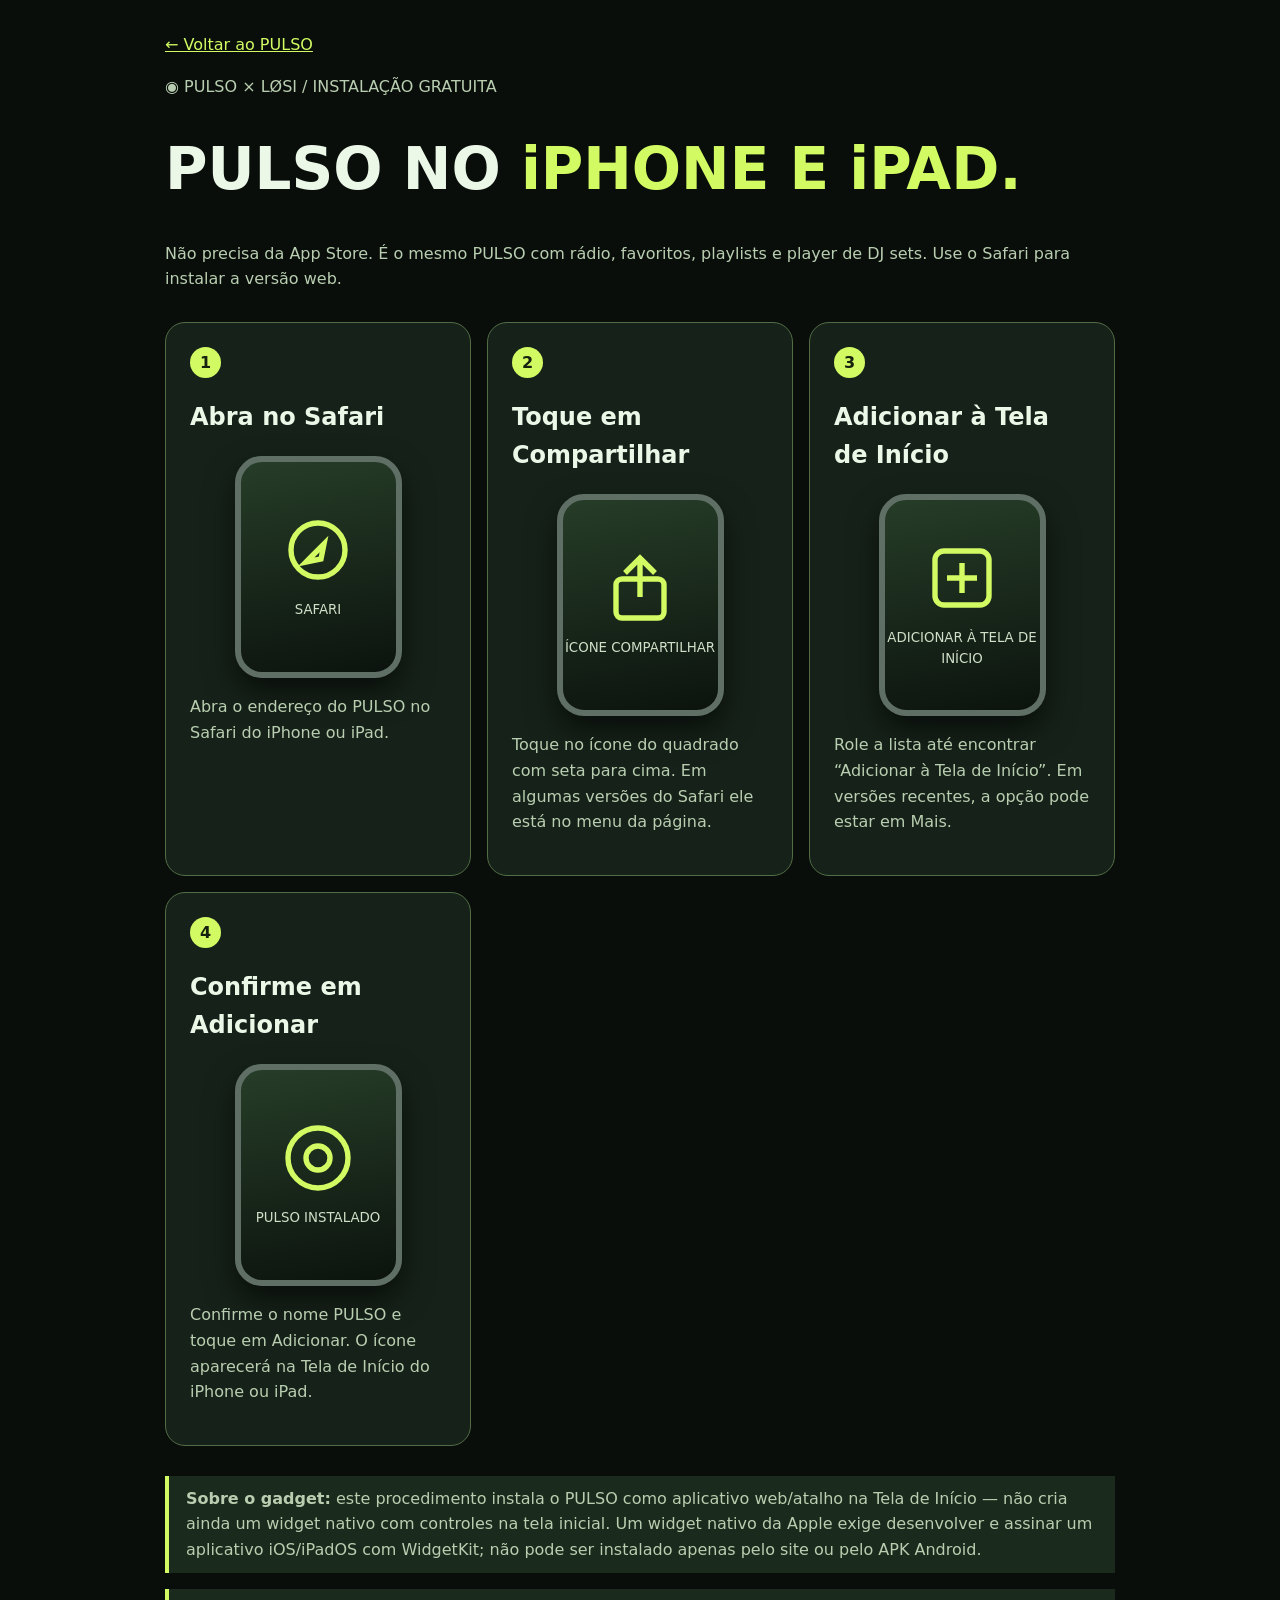
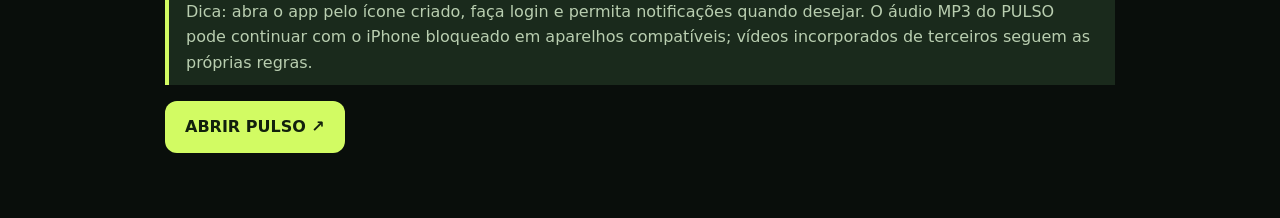
<file: ios.html>
<!doctype html><html lang="pt-BR"><head><meta charset="utf-8"><meta name="viewport" content="width=device-width,initial-scale=1"><meta name="theme-color" content="#101914"><title>Instale o PULSO no iPhone e iPad — Guia ilustrado</title><link rel="stylesheet" href="pulso51.css"><style>body{background:#090e0b;color:#ebf7e7;font:16px/1.6 system-ui,sans-serif;margin:0}.guide{max-width:950px;margin:auto;padding:32px 19px 65px}a{color:#d2fb63}.guide h1{font-size:clamp(34px,7vw,58px);line-height:1.1}.guide em{color:#d2fb63;font-style:normal}.guide p{color:#b9ceb0}.steps{display:grid;grid-template-columns:repeat(auto-fit,minmax(235px,1fr));gap:16px;margin:30px 0}.step{border:1px solid #526d45;border-radius:20px;background:#162219;padding:24px}.num{background:#d2fb63;color:#16220e;display:inline-grid;place-items:center;border-radius:99px;width:31px;height:31px;font-weight:900}.phone{height:210px;margin:16px auto;max-width:155px;border:6px solid #606f65;border-radius:27px;background:linear-gradient(170deg,#263d28,#0c130e);display:flex;align-items:center;justify-content:center;flex-direction:column;gap:13px;box-shadow:0 14px 30px #0009}.phone svg{width:72px;height:72px;stroke:#d2fb63;stroke-width:1.8;fill:none}.phone small{text-align:center;color:#cfe0c8}.note{border-left:4px solid #d2fb63;padding:10px 17px;background:#1a2a1c}.cta{background:#d2fb63;color:#12200d;border:0;border-radius:12px;padding:13px 20px;font-weight:900;display:inline-block;text-decoration:none}</style></head><body><main class="guide"><a href="./">← Voltar ao PULSO</a><p>◉ PULSO × LØSI / INSTALAÇÃO GRATUITA</p><h1>PULSO NO <em>iPHONE E iPAD.</em></h1><p>Não precisa da App Store. É o mesmo PULSO com rádio, favoritos, playlists e player de DJ sets. Use o Safari para instalar a versão web.</p><div class="steps"><article class="step"><span class="num">1</span><h2>Abra no Safari</h2><div class="phone"><svg viewBox="0 0 24 24"><circle cx="12" cy="12" r="9"/><path d="m10 14 4-4-1 5-5 1 2-2Z"/></svg><small>SAFARI</small></div><p>Abra o endereço do PULSO no Safari do iPhone ou iPad.</p></article><article class="step"><span class="num">2</span><h2>Toque em Compartilhar</h2><div class="phone"><svg viewBox="0 0 24 24"><rect x="4" y="9" width="16" height="13" rx="2"/><path d="M12 15V2m-5 5 5-5 5 5"/></svg><small>ÍCONE COMPARTILHAR</small></div><p>Toque no ícone do quadrado com seta para cima. Em algumas versões do Safari ele está no menu da página.</p></article><article class="step"><span class="num">3</span><h2>Adicionar à Tela de Início</h2><div class="phone"><svg viewBox="0 0 24 24"><rect x="3" y="3" width="18" height="18" rx="3"/><path d="M12 7v10M7 12h10"/></svg><small>ADICIONAR À TELA DE INÍCIO</small></div><p>Role a lista até encontrar “Adicionar à Tela de Início”. Em versões recentes, a opção pode estar em Mais.</p></article><article class="step"><span class="num">4</span><h2>Confirme em Adicionar</h2><div class="phone"><svg viewBox="0 0 24 24"><circle cx="12" cy="12" r="10"/><circle cx="12" cy="12" r="4"/><path d="M12 12h.01"/></svg><small>PULSO INSTALADO</small></div><p>Confirme o nome PULSO e toque em Adicionar. O ícone aparecerá na Tela de Início do iPhone ou iPad.</p></article></div><p class="note"><strong>Sobre o gadget:</strong> este procedimento instala o PULSO como aplicativo web/atalho na Tela de Início — não cria ainda um widget nativo com controles na tela inicial. Um widget nativo da Apple exige desenvolver e assinar um aplicativo iOS/iPadOS com WidgetKit; não pode ser instalado apenas pelo site ou pelo APK Android.</p><p class="note">Dica: abra o app pelo ícone criado, faça login e permita notificações quando desejar. O áudio MP3 do PULSO pode continuar com o iPhone bloqueado em aparelhos compatíveis; vídeos incorporados de terceiros seguem as próprias regras.</p><a class="cta" href="./">ABRIR PULSO ↗</a></main></body></html>
</file>
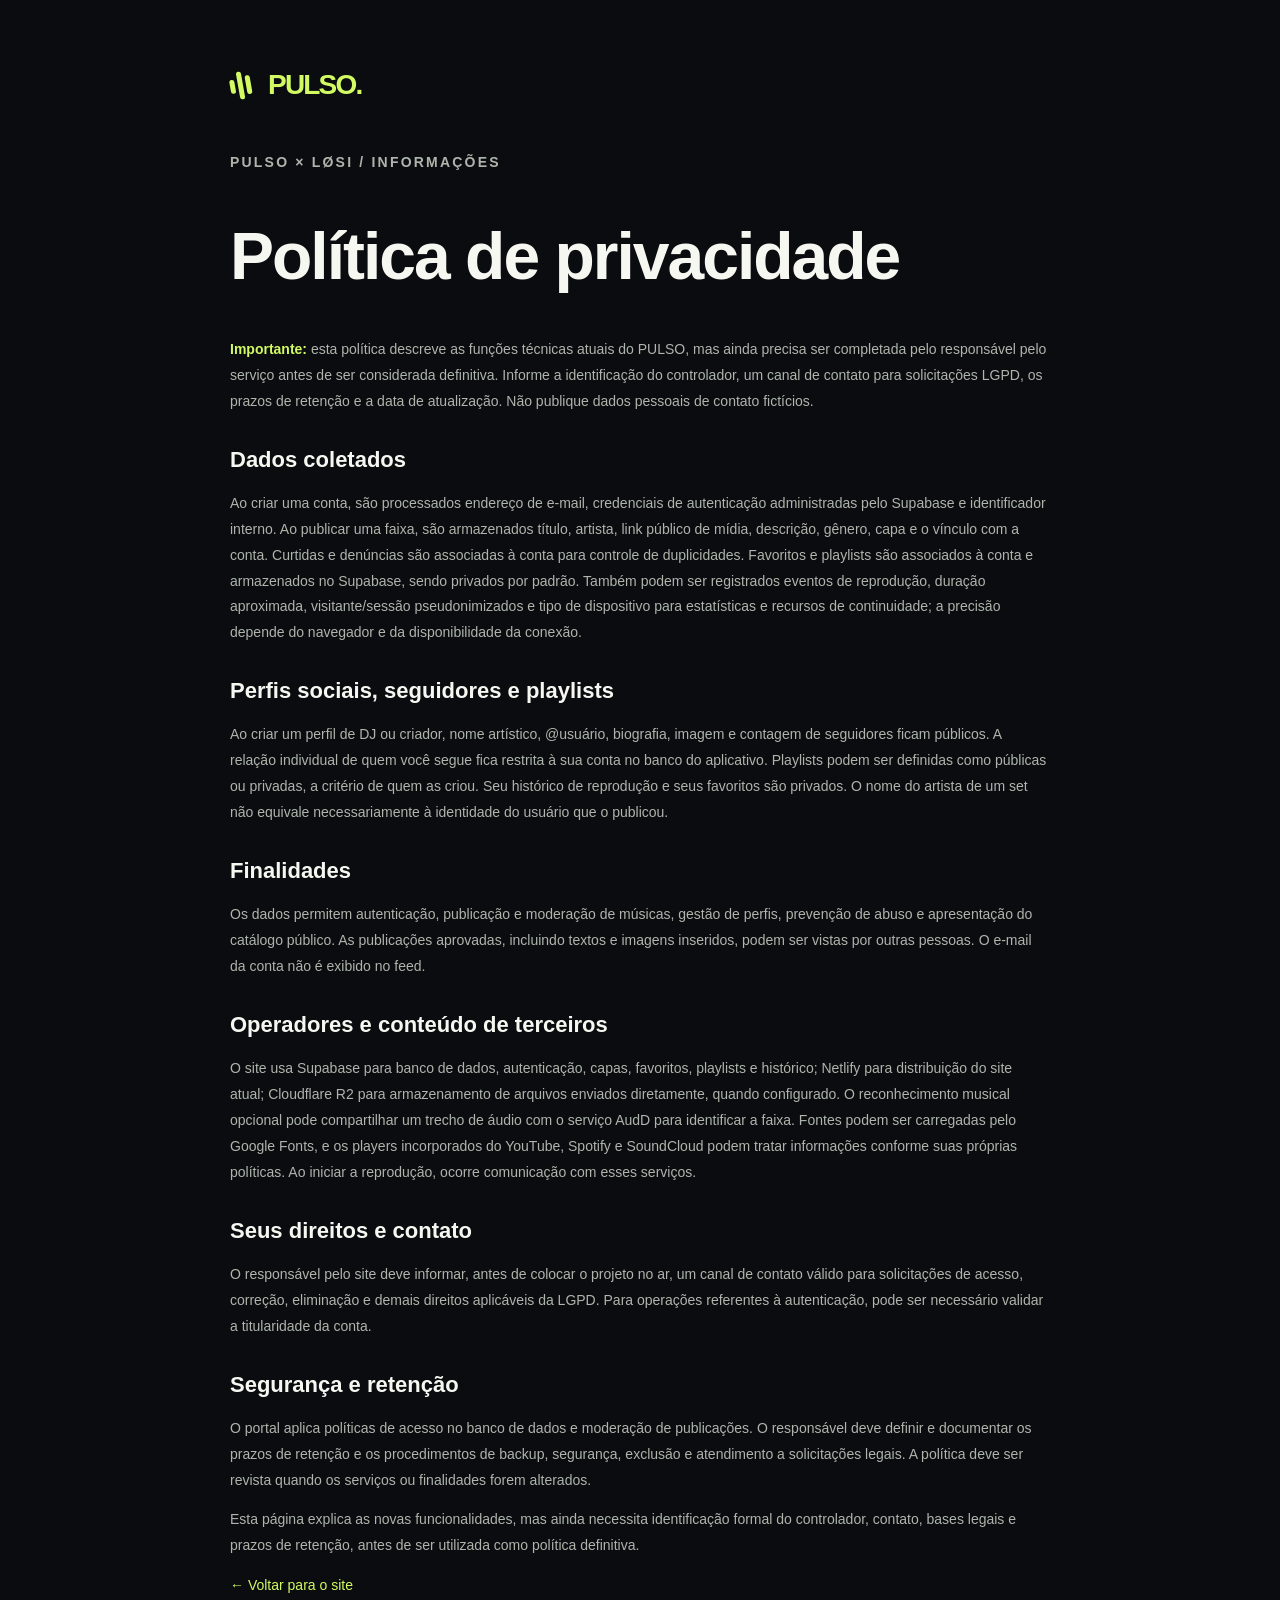
<file: privacidade.html>
<!DOCTYPE html><html lang="pt-BR"><head><meta charset="utf-8"><meta name="viewport" content="width=device-width, initial-scale=1"><meta name="theme-color" content="#0b0c0f"><link rel="icon" href="favicon.svg" type="image/svg+xml"><title>Política de privacidade — PULSO by LØSI</title><link rel="stylesheet" href="styles.css"><style>.legal{width:min(820px,calc(100% - 40px));margin:70px auto 100px}.legal h1{font:700 clamp(36px,7vw,66px)/1.1 var(--font-head);letter-spacing:-2px}.legal h2{font:700 22px var(--font-head);margin-top:32px}.legal p{font-size:14px;color:#adb5ac;line-height:1.85}.legal strong{color:var(--lime)}.legal a{color:var(--lime)}.legal .top{margin-bottom:50px}</style></head><body><div class="legal"><div class="top"><a class="brand" href="index.html"><span class="brand-symbol"><span></span><span></span><span></span></span><span>PULSO<span class="brand-dot">.</span></span></a></div><p class="text-eyebrow">PULSO × LØSI / INFORMAÇÕES</p><h1>Política de privacidade</h1><p><strong>Importante:</strong> esta política descreve as funções técnicas atuais do PULSO, mas ainda precisa ser completada pelo responsável pelo serviço antes de ser considerada definitiva. Informe a identificação do controlador, um canal de contato para solicitações LGPD, os prazos de retenção e a data de atualização. Não publique dados pessoais de contato fictícios.</p><h2>Dados coletados</h2><p>Ao criar uma conta, são processados endereço de e-mail, credenciais de autenticação administradas pelo Supabase e identificador interno. Ao publicar uma faixa, são armazenados título, artista, link público de mídia, descrição, gênero, capa e o vínculo com a conta. Curtidas e denúncias são associadas à conta para controle de duplicidades. Favoritos e playlists são associados à conta e armazenados no Supabase, sendo privados por padrão. Também podem ser registrados eventos de reprodução, duração aproximada, visitante/sessão pseudonimizados e tipo de dispositivo para estatísticas e recursos de continuidade; a precisão depende do navegador e da disponibilidade da conexão.</p><h2>Perfis sociais, seguidores e playlists</h2><p>Ao criar um perfil de DJ ou criador, nome artístico, @usuário, biografia, imagem e contagem de seguidores ficam públicos. A relação individual de quem você segue fica restrita à sua conta no banco do aplicativo. Playlists podem ser definidas como públicas ou privadas, a critério de quem as criou. Seu histórico de reprodução e seus favoritos são privados. O nome do artista de um set não equivale necessariamente à identidade do usuário que o publicou.</p><h2>Finalidades</h2><p>Os dados permitem autenticação, publicação e moderação de músicas, gestão de perfis, prevenção de abuso e apresentação do catálogo público. As publicações aprovadas, incluindo textos e imagens inseridos, podem ser vistas por outras pessoas. O e-mail da conta não é exibido no feed.</p><h2>Operadores e conteúdo de terceiros</h2><p>O site usa Supabase para banco de dados, autenticação, capas, favoritos, playlists e histórico; Netlify para distribuição do site atual; Cloudflare R2 para armazenamento de arquivos enviados diretamente, quando configurado. O reconhecimento musical opcional pode compartilhar um trecho de áudio com o serviço AudD para identificar a faixa. Fontes podem ser carregadas pelo Google Fonts, e os players incorporados do YouTube, Spotify e SoundCloud podem tratar informações conforme suas próprias políticas. Ao iniciar a reprodução, ocorre comunicação com esses serviços.</p><h2>Seus direitos e contato</h2><p>O responsável pelo site deve informar, antes de colocar o projeto no ar, um canal de contato válido para solicitações de acesso, correção, eliminação e demais direitos aplicáveis da LGPD. Para operações referentes à autenticação, pode ser necessário validar a titularidade da conta.</p><h2>Segurança e retenção</h2><p>O portal aplica políticas de acesso no banco de dados e moderação de publicações. O responsável deve definir e documentar os prazos de retenção e os procedimentos de backup, segurança, exclusão e atendimento a solicitações legais. A política deve ser revista quando os serviços ou finalidades forem alterados.</p><p>Esta página explica as novas funcionalidades, mas ainda necessita identificação formal do controlador, contato, bases legais e prazos de retenção, antes de ser utilizada como política definitiva.</p><p><a href="index.html">← Voltar para o site</a></p></div></body></html>
</file>
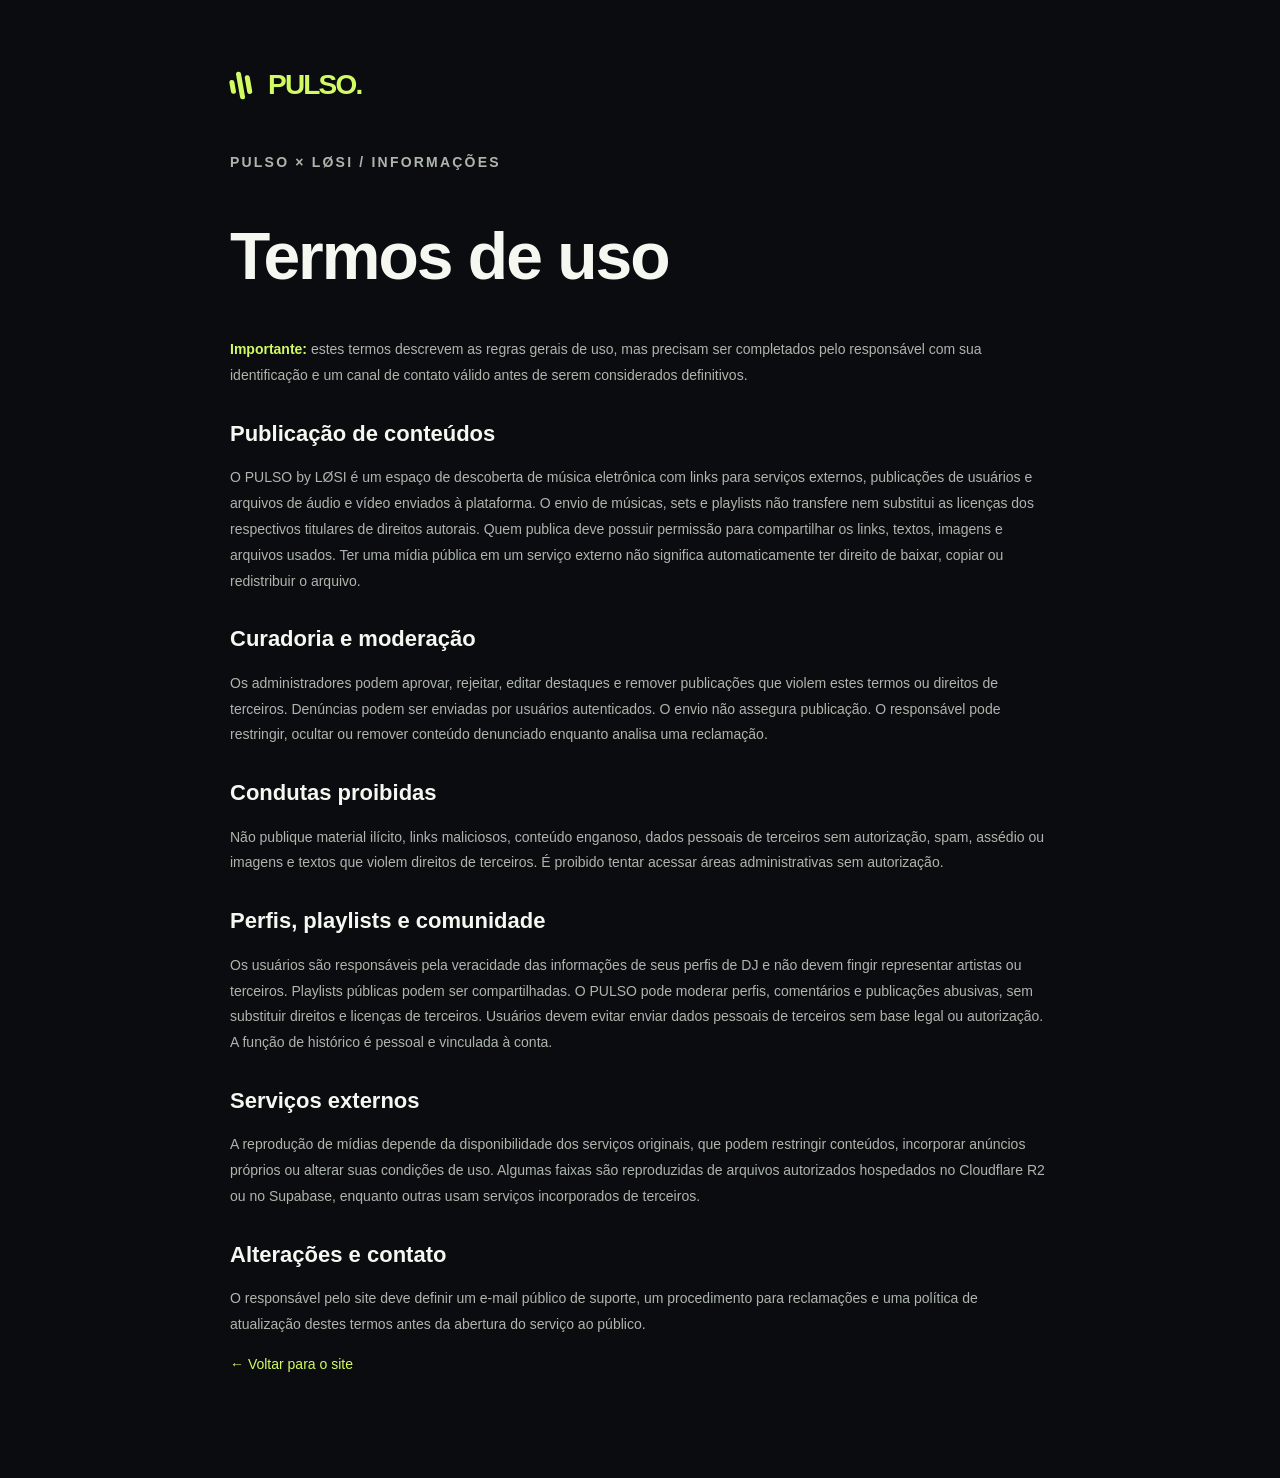
<file: termos.html>
<!DOCTYPE html><html lang="pt-BR"><head><meta charset="utf-8"><meta name="viewport" content="width=device-width, initial-scale=1"><meta name="theme-color" content="#0b0c0f"><link rel="icon" href="favicon.svg" type="image/svg+xml"><title>Termos de uso — PULSO by LØSI</title><link rel="stylesheet" href="styles.css"><style>.legal{width:min(820px,calc(100% - 40px));margin:70px auto 100px}.legal h1{font:700 clamp(36px,7vw,66px)/1.1 var(--font-head);letter-spacing:-2px}.legal h2{font:700 22px var(--font-head);margin-top:32px}.legal p{font-size:14px;color:#adb5ac;line-height:1.85}.legal strong{color:var(--lime)}.legal a{color:var(--lime)}.legal .top{margin-bottom:50px}</style></head><body><div class="legal"><div class="top"><a class="brand" href="index.html"><span class="brand-symbol"><span></span><span></span><span></span></span><span>PULSO<span class="brand-dot">.</span></span></a></div><p class="text-eyebrow">PULSO × LØSI / INFORMAÇÕES</p><h1>Termos de uso</h1><p><strong>Importante:</strong> estes termos descrevem as regras gerais de uso, mas precisam ser completados pelo responsável com sua identificação e um canal de contato válido antes de serem considerados definitivos.</p><h2>Publicação de conteúdos</h2><p>O PULSO by LØSI é um espaço de descoberta de música eletrônica com links para serviços externos, publicações de usuários e arquivos de áudio e vídeo enviados à plataforma. O envio de músicas, sets e playlists não transfere nem substitui as licenças dos respectivos titulares de direitos autorais. Quem publica deve possuir permissão para compartilhar os links, textos, imagens e arquivos usados. Ter uma mídia pública em um serviço externo não significa automaticamente ter direito de baixar, copiar ou redistribuir o arquivo.</p><h2>Curadoria e moderação</h2><p>Os administradores podem aprovar, rejeitar, editar destaques e remover publicações que violem estes termos ou direitos de terceiros. Denúncias podem ser enviadas por usuários autenticados. O envio não assegura publicação. O responsável pode restringir, ocultar ou remover conteúdo denunciado enquanto analisa uma reclamação.</p><h2>Condutas proibidas</h2><p>Não publique material ilícito, links maliciosos, conteúdo enganoso, dados pessoais de terceiros sem autorização, spam, assédio ou imagens e textos que violem direitos de terceiros. É proibido tentar acessar áreas administrativas sem autorização.</p><h2>Perfis, playlists e comunidade</h2><p>Os usuários são responsáveis pela veracidade das informações de seus perfis de DJ e não devem fingir representar artistas ou terceiros. Playlists públicas podem ser compartilhadas. O PULSO pode moderar perfis, comentários e publicações abusivas, sem substituir direitos e licenças de terceiros. Usuários devem evitar enviar dados pessoais de terceiros sem base legal ou autorização. A função de histórico é pessoal e vinculada à conta.</p><h2>Serviços externos</h2><p>A reprodução de mídias depende da disponibilidade dos serviços originais, que podem restringir conteúdos, incorporar anúncios próprios ou alterar suas condições de uso. Algumas faixas são reproduzidas de arquivos autorizados hospedados no Cloudflare R2 ou no Supabase, enquanto outras usam serviços incorporados de terceiros.</p><h2>Alterações e contato</h2><p>O responsável pelo site deve definir um e-mail público de suporte, um procedimento para reclamações e uma política de atualização destes termos antes da abertura do serviço ao público.</p><p><a href="index.html">← Voltar para o site</a></p></div></body></html>
</file>
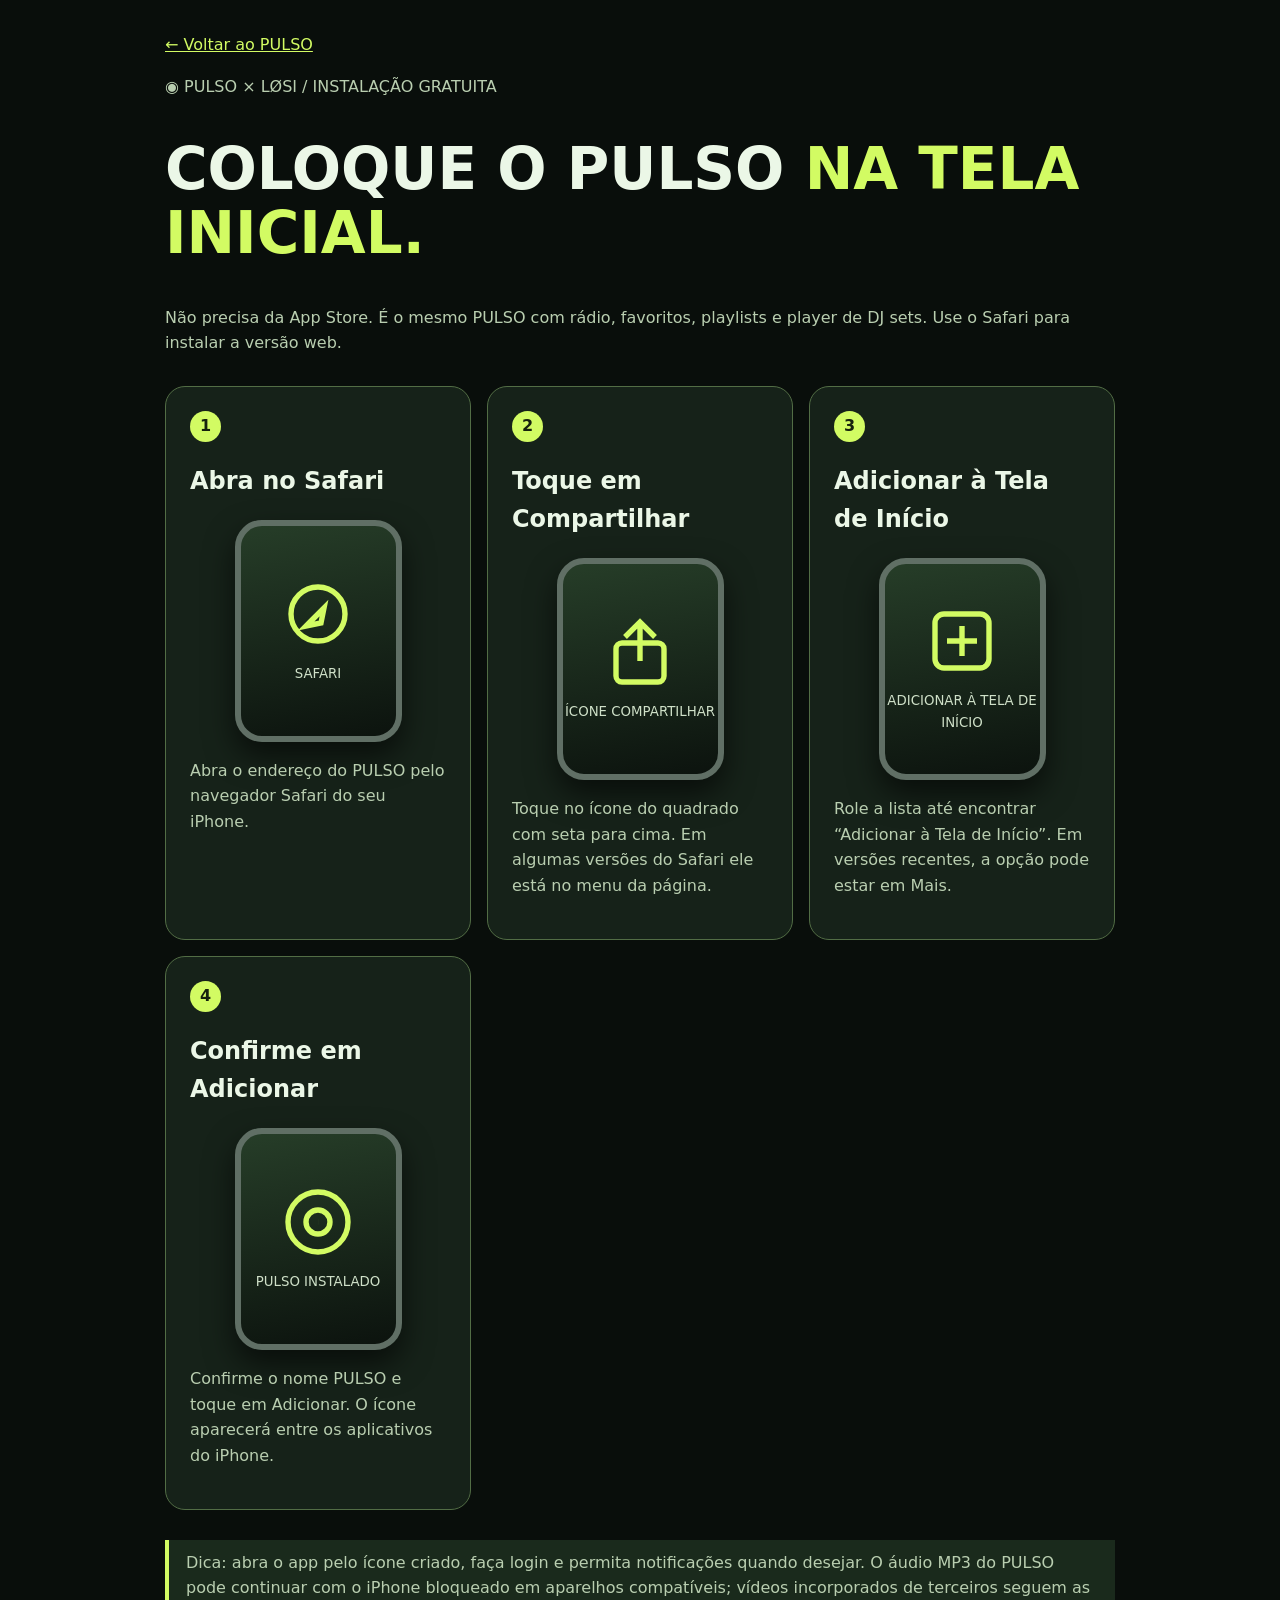
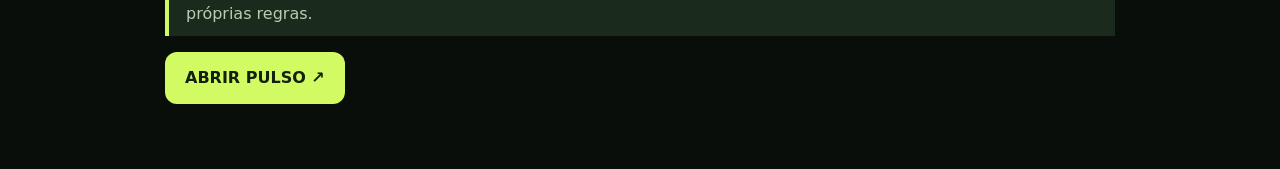
<file: PULSO_5_4_1_PARA_GITHUB_CLOUDFLARE/ios.html>
<!doctype html><html lang="pt-BR"><head><meta charset="utf-8"><meta name="viewport" content="width=device-width,initial-scale=1"><meta name="theme-color" content="#101914"><title>Instale o PULSO no iPhone — Guia ilustrado</title><link rel="stylesheet" href="pulso51.css"><style>body{background:#090e0b;color:#ebf7e7;font:16px/1.6 system-ui,sans-serif;margin:0}.guide{max-width:950px;margin:auto;padding:32px 19px 65px}a{color:#d2fb63}.guide h1{font-size:clamp(34px,7vw,58px);line-height:1.1}.guide em{color:#d2fb63;font-style:normal}.guide p{color:#b9ceb0}.steps{display:grid;grid-template-columns:repeat(auto-fit,minmax(235px,1fr));gap:16px;margin:30px 0}.step{border:1px solid #526d45;border-radius:20px;background:#162219;padding:24px}.num{background:#d2fb63;color:#16220e;display:inline-grid;place-items:center;border-radius:99px;width:31px;height:31px;font-weight:900}.phone{height:210px;margin:16px auto;max-width:155px;border:6px solid #606f65;border-radius:27px;background:linear-gradient(170deg,#263d28,#0c130e);display:flex;align-items:center;justify-content:center;flex-direction:column;gap:13px;box-shadow:0 14px 30px #0009}.phone svg{width:72px;height:72px;stroke:#d2fb63;stroke-width:1.8;fill:none}.phone small{text-align:center;color:#cfe0c8}.note{border-left:4px solid #d2fb63;padding:10px 17px;background:#1a2a1c}.cta{background:#d2fb63;color:#12200d;border:0;border-radius:12px;padding:13px 20px;font-weight:900;display:inline-block;text-decoration:none}</style></head><body><main class="guide"><a href="./">← Voltar ao PULSO</a><p>◉ PULSO × LØSI / INSTALAÇÃO GRATUITA</p><h1>COLOQUE O PULSO <em>NA TELA INICIAL.</em></h1><p>Não precisa da App Store. É o mesmo PULSO com rádio, favoritos, playlists e player de DJ sets. Use o Safari para instalar a versão web.</p><div class="steps"><article class="step"><span class="num">1</span><h2>Abra no Safari</h2><div class="phone"><svg viewBox="0 0 24 24"><circle cx="12" cy="12" r="9"/><path d="m10 14 4-4-1 5-5 1 2-2Z"/></svg><small>SAFARI</small></div><p>Abra o endereço do PULSO pelo navegador Safari do seu iPhone.</p></article><article class="step"><span class="num">2</span><h2>Toque em Compartilhar</h2><div class="phone"><svg viewBox="0 0 24 24"><rect x="4" y="9" width="16" height="13" rx="2"/><path d="M12 15V2m-5 5 5-5 5 5"/></svg><small>ÍCONE COMPARTILHAR</small></div><p>Toque no ícone do quadrado com seta para cima. Em algumas versões do Safari ele está no menu da página.</p></article><article class="step"><span class="num">3</span><h2>Adicionar à Tela de Início</h2><div class="phone"><svg viewBox="0 0 24 24"><rect x="3" y="3" width="18" height="18" rx="3"/><path d="M12 7v10M7 12h10"/></svg><small>ADICIONAR À TELA DE INÍCIO</small></div><p>Role a lista até encontrar “Adicionar à Tela de Início”. Em versões recentes, a opção pode estar em Mais.</p></article><article class="step"><span class="num">4</span><h2>Confirme em Adicionar</h2><div class="phone"><svg viewBox="0 0 24 24"><circle cx="12" cy="12" r="10"/><circle cx="12" cy="12" r="4"/><path d="M12 12h.01"/></svg><small>PULSO INSTALADO</small></div><p>Confirme o nome PULSO e toque em Adicionar. O ícone aparecerá entre os aplicativos do iPhone.</p></article></div><p class="note">Dica: abra o app pelo ícone criado, faça login e permita notificações quando desejar. O áudio MP3 do PULSO pode continuar com o iPhone bloqueado em aparelhos compatíveis; vídeos incorporados de terceiros seguem as próprias regras.</p><a class="cta" href="./">ABRIR PULSO ↗</a></main></body></html>
</file>
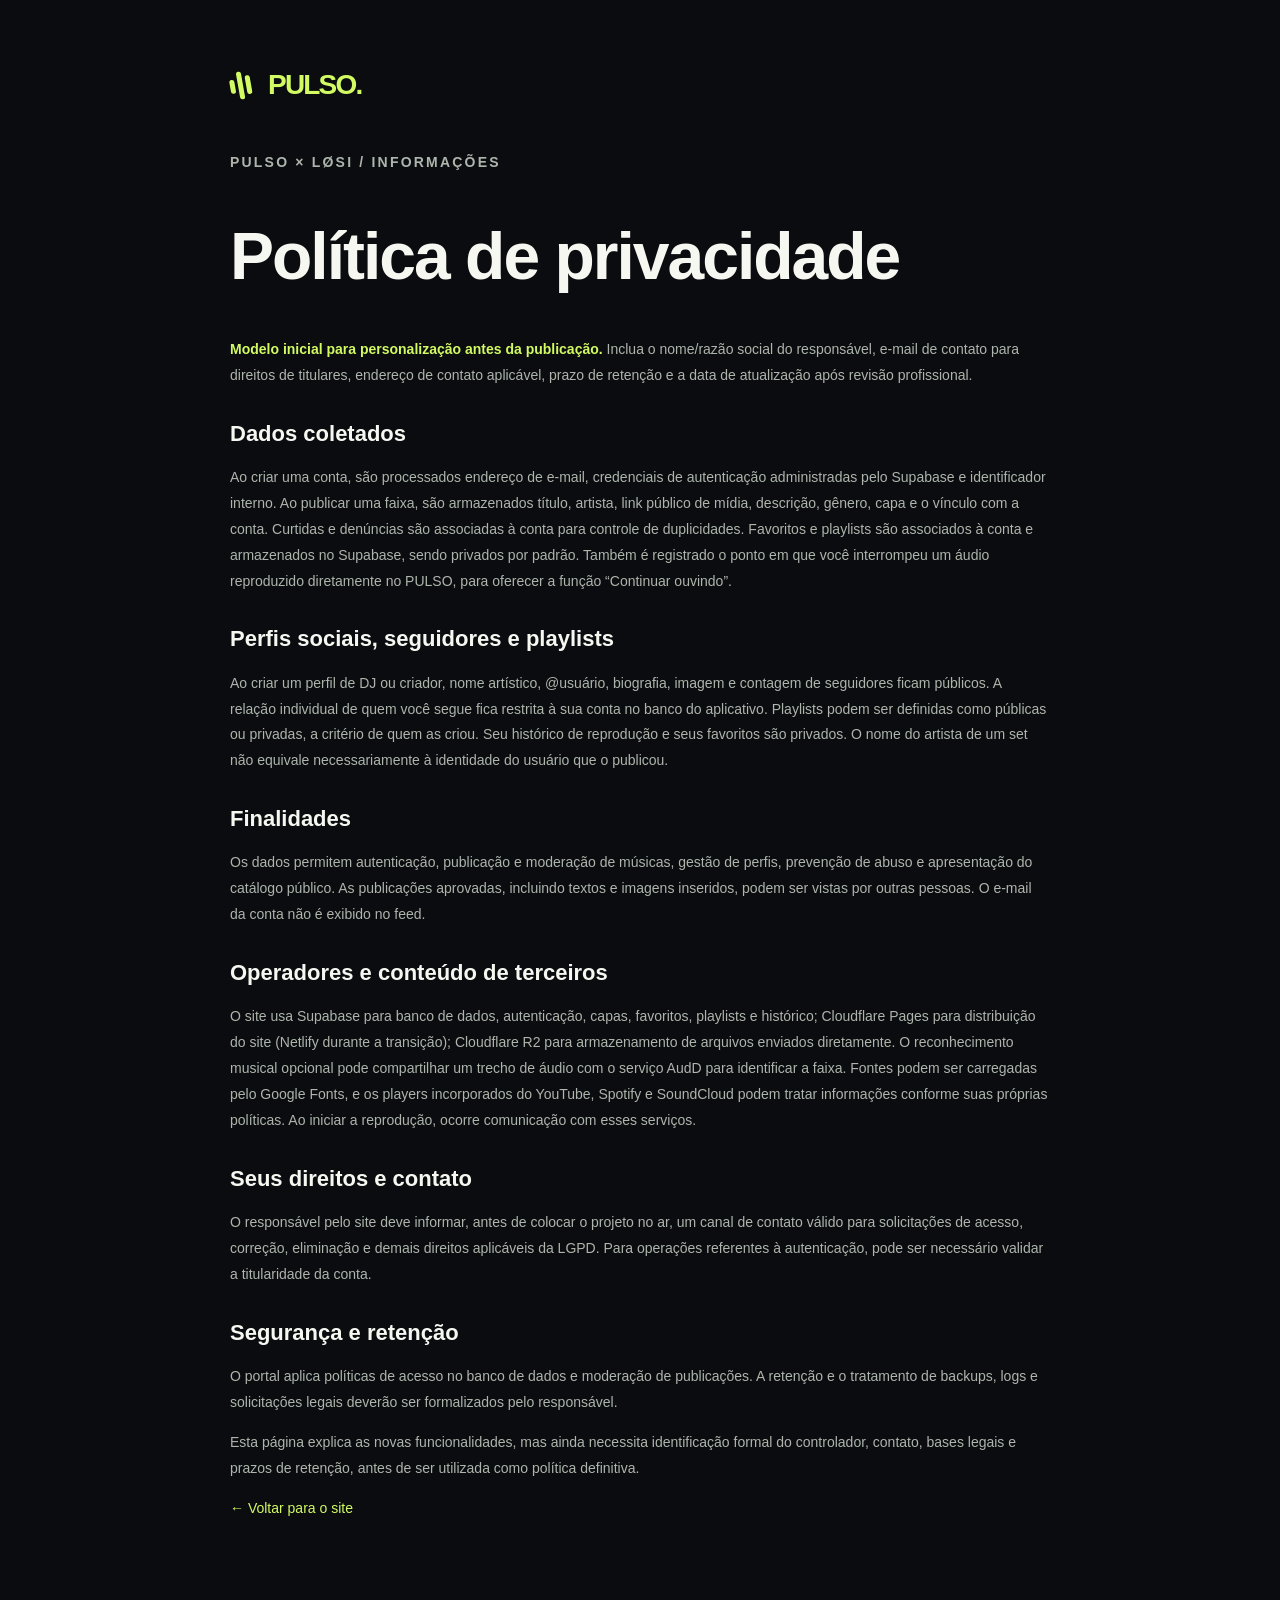
<file: PULSO_5_4_1_PARA_GITHUB_CLOUDFLARE/privacidade.html>
<!DOCTYPE html><html lang="pt-BR"><head><meta charset="utf-8"><meta name="viewport" content="width=device-width, initial-scale=1"><meta name="theme-color" content="#0b0c0f"><link rel="icon" href="favicon.svg" type="image/svg+xml"><title>Política de privacidade — PULSO by LØSI</title><link rel="stylesheet" href="styles.css"><style>.legal{width:min(820px,calc(100% - 40px));margin:70px auto 100px}.legal h1{font:700 clamp(36px,7vw,66px)/1.1 var(--font-head);letter-spacing:-2px}.legal h2{font:700 22px var(--font-head);margin-top:32px}.legal p{font-size:14px;color:#adb5ac;line-height:1.85}.legal strong{color:var(--lime)}.legal a{color:var(--lime)}.legal .top{margin-bottom:50px}</style></head><body><div class="legal"><div class="top"><a class="brand" href="index.html"><span class="brand-symbol"><span></span><span></span><span></span></span><span>PULSO<span class="brand-dot">.</span></span></a></div><p class="text-eyebrow">PULSO × LØSI / INFORMAÇÕES</p><h1>Política de privacidade</h1><p><strong>Modelo inicial para personalização antes da publicação.</strong> Inclua o nome/razão social do responsável, e-mail de contato para direitos de titulares, endereço de contato aplicável, prazo de retenção e a data de atualização após revisão profissional.</p><h2>Dados coletados</h2><p>Ao criar uma conta, são processados endereço de e-mail, credenciais de autenticação administradas pelo Supabase e identificador interno. Ao publicar uma faixa, são armazenados título, artista, link público de mídia, descrição, gênero, capa e o vínculo com a conta. Curtidas e denúncias são associadas à conta para controle de duplicidades. Favoritos e playlists são associados à conta e armazenados no Supabase, sendo privados por padrão. Também é registrado o ponto em que você interrompeu um áudio reproduzido diretamente no PULSO, para oferecer a função “Continuar ouvindo”.</p><h2>Perfis sociais, seguidores e playlists</h2><p>Ao criar um perfil de DJ ou criador, nome artístico, @usuário, biografia, imagem e contagem de seguidores ficam públicos. A relação individual de quem você segue fica restrita à sua conta no banco do aplicativo. Playlists podem ser definidas como públicas ou privadas, a critério de quem as criou. Seu histórico de reprodução e seus favoritos são privados. O nome do artista de um set não equivale necessariamente à identidade do usuário que o publicou.</p><h2>Finalidades</h2><p>Os dados permitem autenticação, publicação e moderação de músicas, gestão de perfis, prevenção de abuso e apresentação do catálogo público. As publicações aprovadas, incluindo textos e imagens inseridos, podem ser vistas por outras pessoas. O e-mail da conta não é exibido no feed.</p><h2>Operadores e conteúdo de terceiros</h2><p>O site usa Supabase para banco de dados, autenticação, capas, favoritos, playlists e histórico; Cloudflare Pages para distribuição do site (Netlify durante a transição); Cloudflare R2 para armazenamento de arquivos enviados diretamente. O reconhecimento musical opcional pode compartilhar um trecho de áudio com o serviço AudD para identificar a faixa. Fontes podem ser carregadas pelo Google Fonts, e os players incorporados do YouTube, Spotify e SoundCloud podem tratar informações conforme suas próprias políticas. Ao iniciar a reprodução, ocorre comunicação com esses serviços.</p><h2>Seus direitos e contato</h2><p>O responsável pelo site deve informar, antes de colocar o projeto no ar, um canal de contato válido para solicitações de acesso, correção, eliminação e demais direitos aplicáveis da LGPD. Para operações referentes à autenticação, pode ser necessário validar a titularidade da conta.</p><h2>Segurança e retenção</h2><p>O portal aplica políticas de acesso no banco de dados e moderação de publicações. A retenção e o tratamento de backups, logs e solicitações legais deverão ser formalizados pelo responsável.</p><p>Esta página explica as novas funcionalidades, mas ainda necessita identificação formal do controlador, contato, bases legais e prazos de retenção, antes de ser utilizada como política definitiva.</p><p><a href="index.html">← Voltar para o site</a></p></div></body></html>
</file>
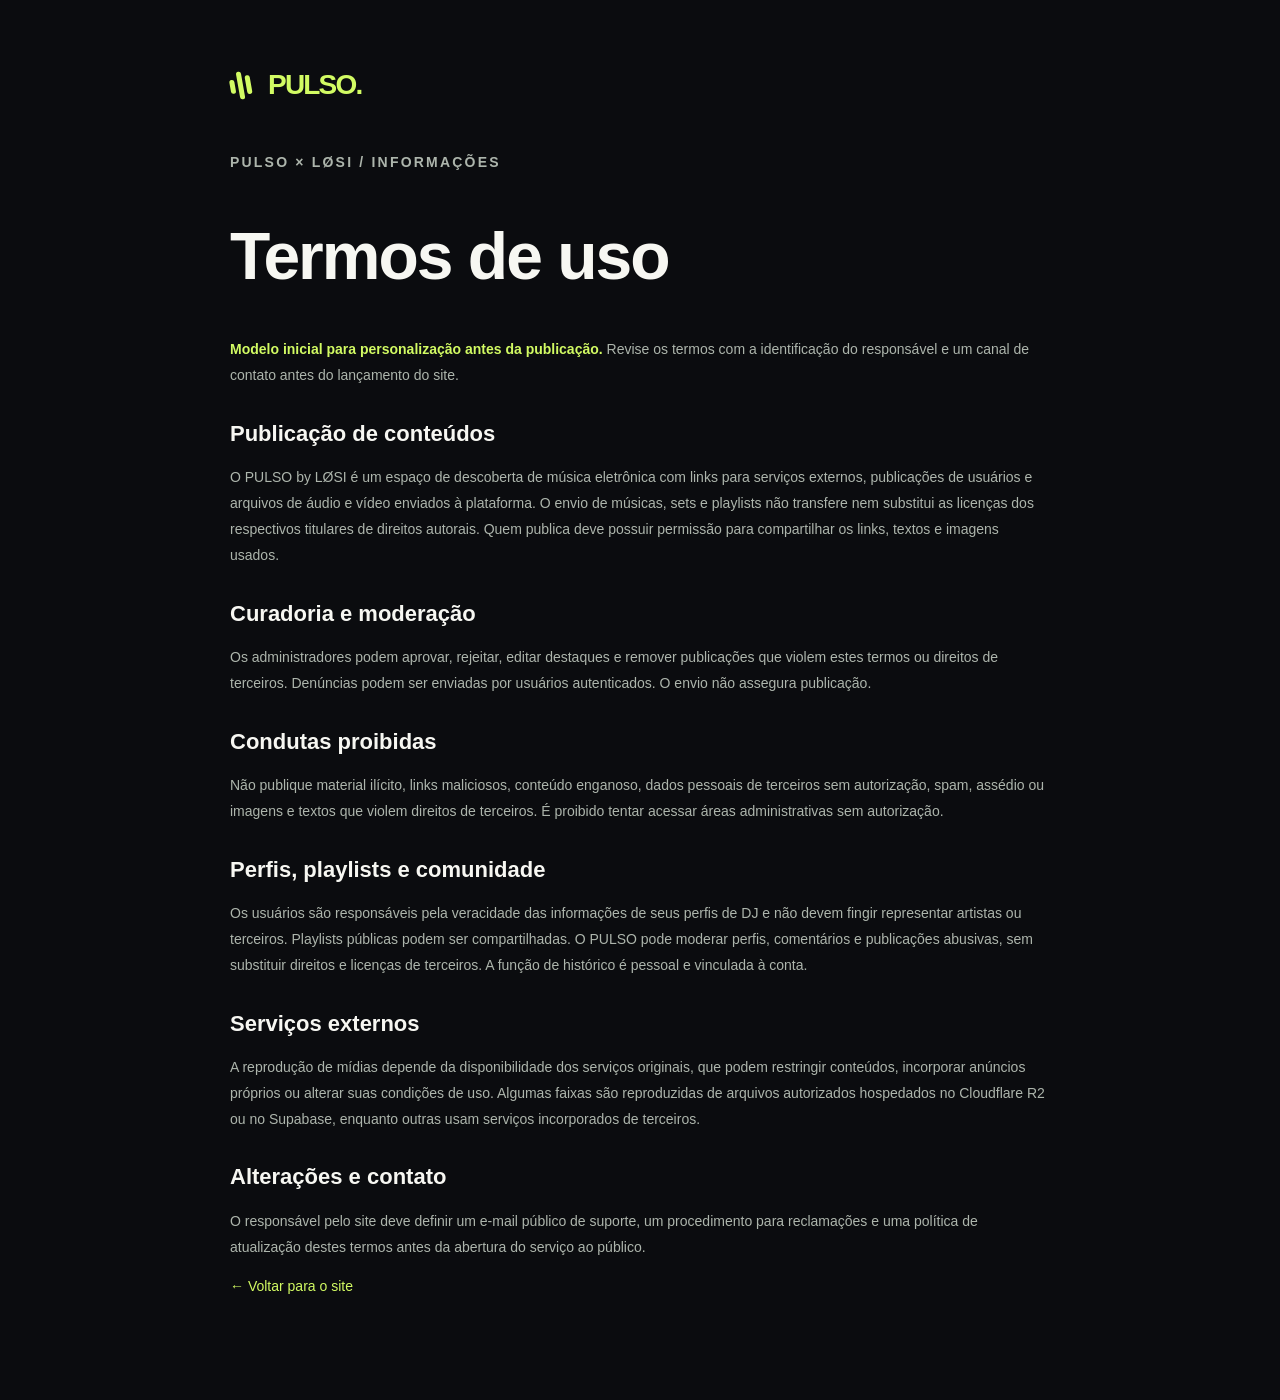
<file: PULSO_5_4_1_PARA_GITHUB_CLOUDFLARE/termos.html>
<!DOCTYPE html><html lang="pt-BR"><head><meta charset="utf-8"><meta name="viewport" content="width=device-width, initial-scale=1"><meta name="theme-color" content="#0b0c0f"><link rel="icon" href="favicon.svg" type="image/svg+xml"><title>Termos de uso — PULSO by LØSI</title><link rel="stylesheet" href="styles.css"><style>.legal{width:min(820px,calc(100% - 40px));margin:70px auto 100px}.legal h1{font:700 clamp(36px,7vw,66px)/1.1 var(--font-head);letter-spacing:-2px}.legal h2{font:700 22px var(--font-head);margin-top:32px}.legal p{font-size:14px;color:#adb5ac;line-height:1.85}.legal strong{color:var(--lime)}.legal a{color:var(--lime)}.legal .top{margin-bottom:50px}</style></head><body><div class="legal"><div class="top"><a class="brand" href="index.html"><span class="brand-symbol"><span></span><span></span><span></span></span><span>PULSO<span class="brand-dot">.</span></span></a></div><p class="text-eyebrow">PULSO × LØSI / INFORMAÇÕES</p><h1>Termos de uso</h1><p><strong>Modelo inicial para personalização antes da publicação.</strong> Revise os termos com a identificação do responsável e um canal de contato antes do lançamento do site.</p><h2>Publicação de conteúdos</h2><p>O PULSO by LØSI é um espaço de descoberta de música eletrônica com links para serviços externos, publicações de usuários e arquivos de áudio e vídeo enviados à plataforma. O envio de músicas, sets e playlists não transfere nem substitui as licenças dos respectivos titulares de direitos autorais. Quem publica deve possuir permissão para compartilhar os links, textos e imagens usados.</p><h2>Curadoria e moderação</h2><p>Os administradores podem aprovar, rejeitar, editar destaques e remover publicações que violem estes termos ou direitos de terceiros. Denúncias podem ser enviadas por usuários autenticados. O envio não assegura publicação.</p><h2>Condutas proibidas</h2><p>Não publique material ilícito, links maliciosos, conteúdo enganoso, dados pessoais de terceiros sem autorização, spam, assédio ou imagens e textos que violem direitos de terceiros. É proibido tentar acessar áreas administrativas sem autorização.</p><h2>Perfis, playlists e comunidade</h2><p>Os usuários são responsáveis pela veracidade das informações de seus perfis de DJ e não devem fingir representar artistas ou terceiros. Playlists públicas podem ser compartilhadas. O PULSO pode moderar perfis, comentários e publicações abusivas, sem substituir direitos e licenças de terceiros. A função de histórico é pessoal e vinculada à conta.</p><h2>Serviços externos</h2><p>A reprodução de mídias depende da disponibilidade dos serviços originais, que podem restringir conteúdos, incorporar anúncios próprios ou alterar suas condições de uso. Algumas faixas são reproduzidas de arquivos autorizados hospedados no Cloudflare R2 ou no Supabase, enquanto outras usam serviços incorporados de terceiros.</p><h2>Alterações e contato</h2><p>O responsável pelo site deve definir um e-mail público de suporte, um procedimento para reclamações e uma política de atualização destes termos antes da abertura do serviço ao público.</p><p><a href="index.html">← Voltar para o site</a></p></div></body></html>
</file>
<file: pulso51.css>
/* PULSO 5.1 — iPhone, Android, gallery avatar, streaming, help */
.p51-avatar-uploader{border:1px solid #426144;padding:16px;border-radius:16px;background:#132016}
.p51-avatar-uploader>label,.p51-alternative{font-size:11px;font-weight:800;letter-spacing:.06em;color:#ddf5bd;display:block}
.p51-avatar-row{display:flex;gap:16px;align-items:center;margin:12px 0}
.p51-avatar-row img,.p51-avatar-placeholder{object-fit:cover;width:85px;height:85px;min-width:85px;border-radius:50%;border:2px solid #cefa67;background:#273e2b;display:grid;place-items:center;font-size:32px;color:#d2fb63}
.p51-avatar-row img[hidden],.p51-avatar-placeholder[hidden]{display:none}
.p51-avatar-row input[type=file]{width:100%;font-size:12px;padding:9px;max-width:440px}
.p51-avatar-row small{display:block;color:#acc3a4;font-size:11px;margin-top:8px;line-height:1.6}
.p51-alternative{margin-top:14px}
.p51-alternative input{margin-top:8px}
.p51-section{margin:18px auto 80px;padding:36px;border-radius:26px;border:1px solid #365039;background:radial-gradient(circle at 95% 0%,#496e2b35,transparent 42%),#101914;color:#e7f4db}
.p51-heading h2{font-size:clamp(25px,4vw,43px);margin:8px 0;font-family:'Space Grotesk',sans-serif}
.p51-heading em{color:#d2fb63;font-style:normal}.p51-heading p{color:#acbea7;line-height:1.6;max-width:700px;font-size:13px}
.p51-stream-search,.p51-stream-preview{max-width:880px;margin-top:25px}.p51-stream-search>label,.p51-stream-preview>label{display:block;color:#bdda9d;font-weight:800;font-size:10px;letter-spacing:1.4px;margin-bottom:9px}
.p51-stream-search>div,.p51-stream-preview>div:first-of-type{display:flex;gap:8px}.p51-stream-search input,.p51-stream-preview input{min-width:0;flex:1;padding:13px 15px;border-radius:12px;border:1px solid #415e42;background:#17251b;color:#fff;font-size:15px}
.p51-stream-search button,.p51-stream-preview button,.p51-stream-links a{border:0;border-radius:12px;padding:13px 18px;background:#d2fb63;color:#121d10;font-weight:800;cursor:pointer;text-decoration:none}
.p51-stream-links{display:flex;gap:9px;flex-wrap:wrap;margin-top:14px}.p51-stream-links[hidden]{display:none}.p51-stream-links a{background:#24372a;border:1px solid #698451;color:#e3f6d6}
#p51StreamingStatus{color:#c1d4b6;font-size:12px;line-height:1.6}.p51-embed{margin-top:13px}.p51-embed iframe{display:block;width:100%;min-height:180px;border:0;border-radius:15px;background:#1c211e}
.p51-install-bar{position:fixed;z-index:130;bottom:12px;left:50%;transform:translateX(-50%);width:min(750px,calc(100% - 24px));display:flex;gap:13px;align-items:center;padding:12px 45px 12px 14px;border:1px solid #789a5b;border-radius:16px;background:#111f15f5;box-shadow:0 10px 40px #000b;backdrop-filter:blur(16px);color:#e7f3e2;font-family:'Space Grotesk',sans-serif}
.p51-install-bar[hidden]{display:none}.p51-appmark{background:#d2fb63;color:#14200e;width:40px;height:40px;flex:none;border-radius:11px;display:grid;place-items:center;font-size:27px}.p51-install-bar>div{flex:1;min-width:0}.p51-install-bar strong{display:block;font-size:11px;letter-spacing:.04em}.p51-install-bar small{display:block;font-size:10px;color:#b5c5a9;margin-top:4px}
.p51-install-bar>button:not(.p51-install-close),.p51-install-bar>a{font-size:11px;font-weight:800;white-space:nowrap;text-decoration:none;border-radius:9px;padding:10px;background:#d2fb63;color:#14200e;border:0;cursor:pointer}.p51-install-bar>a{background:#273d2a;color:#e3f4df;border:1px solid #527a4a}
.p51-install-close{position:absolute;right:7px;top:5px;background:none;border:0;color:#bbc9b9;font-size:22px;cursor:pointer}
.p51-help-button{position:fixed;right:18px;bottom:94px;z-index:151;display:flex;align-items:center;gap:7px;padding:11px 15px;background:#d2fb63;border:0;border-radius:99px;color:#14200e;font-weight:900;font-family:'Space Grotesk',sans-serif;cursor:pointer;box-shadow:0 8px 26px #000c}.p51-help-button svg{width:19px;height:19px;fill:none;stroke:#14200e;stroke-width:1.8}
.p51-help-dialog{position:fixed;right:16px;bottom:147px;z-index:151;width:min(400px,calc(100vw - 24px));height:min(570px,calc(100dvh - 170px));border:1px solid #658256;border-radius:20px;background:#101b15;color:#edf9e7;box-shadow:0 20px 55px #000e;display:flex;flex-direction:column;overflow:hidden}.p51-help-dialog[hidden]{display:none}
.p51-help-dialog header{padding:17px 19px;background:#1d2b20;display:flex;justify-content:space-between;align-items:center}.p51-help-dialog h2{font-size:17px;margin:6px 0 0}.p51-help-dialog header button{background:none;border:0;color:#fff;font-size:26px;cursor:pointer}.p51-help-messages{overflow-y:auto;flex:1;padding:18px;display:flex;flex-direction:column;gap:12px}.p51-bubble{font-size:12.5px;line-height:1.6;max-width:92%;border-radius:13px;padding:11px 13px;white-space:pre-wrap;overflow-wrap:anywhere}.p51-bubble.bot{background:#28422c;align-self:flex-start}.p51-bubble.user{background:#d2fb63;color:#172211;align-self:flex-end}.p51-questions{display:flex;gap:5px;overflow-x:auto;padding:0 12px 9px}.p51-questions button{font-size:10px;color:#e7f6dd;background:#26372b;border:1px solid #526d49;border-radius:99px;white-space:nowrap;padding:8px;cursor:pointer}.p51-help-dialog form{display:flex;gap:5px;padding:9px 12px}.p51-help-dialog form input{flex:1;min-width:0;background:#1e2d21;color:white;border:1px solid #536e48;border-radius:10px;padding:11px}.p51-help-dialog form button{border:0;background:#d2fb63;color:#17220f;border-radius:10px;width:40px;font-size:17px;cursor:pointer}.p51-help-dialog>small{display:block;font-size:9px;line-height:1.5;color:#9cb59b;padding:0 12px 12px}
.p51-visually-hidden,.sr-only{position:absolute!important;width:1px;height:1px;overflow:hidden;clip-path:inset(50%)}
/* Accurate, touch-friendly position controls on phones */
@media(max-width:680px){
 .pulso-deck-timeline{position:sticky;top:-1px;z-index:5;margin:6px -6px 11px;padding:12px 10px 8px;border:1px solid #456a43;border-radius:13px;background:#18291bf5;backdrop-filter:blur(10px)}
 .pulso-deck-time{font-size:15px;letter-spacing:.2px}.pulso-deck-time time{font-size:15px;font-weight:800;color:#e4ffb9;font-variant-numeric:tabular-nums;min-width:49px}
 .pulso-deck-time>span{font-size:9px;letter-spacing:.2px;text-align:center}
 .pulso-deck-timeline .pulso-seek{margin-top:7px;height:42px;touch-action:pan-y}
 .pulso-deck-timeline .pulso-seek::-webkit-slider-thumb{width:25px;height:25px;margin-top:-9px;border-width:3px}
 .radio-seek-group{position:sticky;top:0;z-index:2;background:#132015f2;padding:11px 15px 12px;border-bottom:1px solid #496343}
 .radio-time-row #radioElapsed,.radio-time-row #radioDuration{font-size:16px;font-weight:900;color:#e7ffb4}
 .radio-time-hint{font-size:8px;letter-spacing:0}
 #radioSeek{height:44px;margin-top:4px}#radioSeek::-webkit-slider-thumb{width:26px;height:26px;margin-top:-9px}
 .radio-jump{display:grid;grid-template-columns:auto minmax(100px,1fr) 57px;gap:8px;padding:12px 14px 16px}
 .radio-jump>label{font-size:10px}.radio-jump input{width:100%;height:45px;font-size:16px}.radio-jump button{height:45px}.radio-jump #radioSpeedWrap{grid-column:1/-1;justify-self:end;margin-left:0}
 .pulso-deck-actions input.pulso-minute{height:44px;min-width:110px;font-size:16px}
 .p51-section{padding:24px 14px;margin:8px auto 50px}.p51-stream-search>div,.p51-stream-preview>div:first-of-type{flex-direction:column}.p51-stream-search button,.p51-stream-preview button{min-height:45px}
 .p51-install-bar{bottom:calc(72px + env(safe-area-inset-bottom));width:calc(100% - 20px);gap:8px;padding:9px 27px 9px 9px}.p51-appmark{width:32px;height:32px;font-size:22px}.p51-install-bar strong{font-size:9px}.p51-install-bar small{font-size:8px}.p51-install-bar>a,.p51-install-bar>button:not(.p51-install-close){padding:7px 6px;font-size:9px;white-space:normal;text-align:center;max-width:75px}
 .p51-help-button{bottom:calc(149px + env(safe-area-inset-bottom));right:10px;font-size:11px}.p51-help-dialog{bottom:calc(206px + env(safe-area-inset-bottom));right:8px;height:min(540px,calc(100dvh - 220px))}
}

.p51-install-bar>a[hidden]{display:none!important}

.p51-install-bar>button[hidden],.p51-install-bar>a[hidden]{display:none!important}
@media(max-width:420px){.p51-install-bar{gap:5px}.p51-install-bar>div{flex:1 1 75px}.p51-install-bar>a,.p51-install-bar>button:not(.p51-install-close){font-size:9px;max-width:82px}}
</file>
<file: styles.css>
:root{--bg:#0b0c0f;--bg2:#111318;--card:#16181d;--muted:#919397;--white:#f7f7f2;--lime:#d2fb63;--line:#292c30;--font-head:'Space Grotesk',Arial,sans-serif;--font-body:'DM Sans',Arial,sans-serif}
*{box-sizing:border-box}html{scroll-behavior:smooth;scroll-padding-top:105px}body{margin:0;background:var(--bg);color:var(--white);font-family:var(--font-body);-webkit-font-smoothing:antialiased;overflow-x:clip}button,input,select,textarea{font:inherit}button{cursor:pointer}a{text-decoration:none;color:inherit}::selection{color:#0a0b0e;background:var(--lime)}.container{width:min(1320px,calc(100% - 84px));margin:0 auto}.hidden{display:none!important}.noise{pointer-events:none;position:fixed;inset:0;z-index:100;opacity:.045;background-image:url("data:image/svg+xml,%3Csvg viewBox='0 0 120 120' xmlns='http://www.w3.org/2000/svg'%3E%3Cfilter id='n'%3E%3CfeTurbulence type='fractalNoise' baseFrequency='.93' numOctaves='3' stitchTiles='stitch'/%3E%3C/filter%3E%3Crect width='120' height='120' filter='url(%23n)' opacity='.45'/%3E%3C/svg%3E")}
.site-header{height:88px;position:relative;z-index:50;border-bottom:1px solid #ffffff11;background:#0b0c0fe8;backdrop-filter:blur(20px)}.header-inner{display:flex;align-items:center;height:100%;justify-content:space-between;gap:30px}.brand{display:inline-flex;align-items:center;gap:11px;font:700 28px/1 var(--font-head);letter-spacing:-1.8px}.brand-dot{color:var(--lime)}.brand-symbol{width:27px;height:30px;display:flex;align-items:center;gap:3px;transform:rotate(-10deg)}.brand-symbol span{width:5px;background:var(--lime);border-radius:8px;display:block}.brand-symbol span:first-child{height:14px}.brand-symbol span:nth-child(2){height:28px}.brand-symbol span:last-child{height:19px}.main-nav{display:flex;align-items:center;gap:39px;margin-left:auto;margin-right:auto}.nav-link{font-size:13px;font-weight:700;letter-spacing:.1px;color:#a0a2a4;transition:color .2s}.nav-link:hover,.nav-link.active{color:var(--white)}.nav-link.active:after{content:"";display:block;height:3px;width:3px;border-radius:100%;background:var(--lime);margin:5px auto -8px}.header-actions{display:flex;gap:25px;align-items:center}.onair{display:flex;gap:9px;align-items:center;font-size:10px;font-weight:800;letter-spacing:1.6px;white-space:nowrap}.onair i,.status-pulse{width:7px;height:7px;border-radius:50%;background:var(--lime);box-shadow:0 0 0 4px #d2fb6314;display:block}.button{border:1px solid transparent;display:inline-flex;align-items:center;justify-content:space-between;gap:29px;border-radius:3px;padding:14px 20px;font-size:12px;font-weight:800;letter-spacing:.35px;transition:background .2s,color .2s,transform .2s,border-color .2s}.button:hover{transform:translateY(-2px)}.button-accent{background:var(--lime);color:#11150b}.button-accent:hover{background:#e4ff9a}.button-plus{font-size:17px}.button-lg{padding:17px 22px;min-width:178px}.button-ghost{background:transparent;border-color:#474b50;color:var(--white)}.button-ghost:hover{border-color:var(--lime)}.button-dark{background:#10120b;color:var(--lime);width:215px}.button-dark:hover{background:#202611}.menu-toggle,.mobile-nav{display:none}
.hero{display:grid;grid-template-columns:51% 49%;min-height:600px;align-items:stretch}.hero-copy{padding:91px 30px 50px 0;position:relative;z-index:2}.eyebrow,.text-eyebrow{color:var(--lime);font-size:11px;font-weight:800;letter-spacing:2.2px;display:flex;align-items:center;gap:10px}.small-cross{font-size:18px;line-height:0}.hero h1{font:700 clamp(64px,7.15vw,109px)/.97 var(--font-head);letter-spacing:-7px;margin:33px 0 30px;white-space:nowrap}.hero h1 span{color:var(--lime)}.hero-period{color:var(--white)!important}.hero-copy>p{max-width:510px;color:#aaadb0;font-size:15px;line-height:1.8;margin:0 0 29px}.hero-copy>p strong{color:#f0f0eb;font-weight:500}.hero-buttons{display:flex;gap:12px;flex-wrap:wrap}.hero-footer{display:flex;gap:15px;align-items:center;margin-top:66px}.avatar-stack{display:flex;padding-left:3px}.avatar-stack span{width:31px;height:31px;border:2px solid var(--bg);border-radius:50%;margin-left:-5px;display:grid;place-items:center;color:#13151c;background:#a5a9f6;font-size:18px}.avatar-stack span:nth-child(2){background:#dd945f}.avatar-stack span:nth-child(3){background:#c5f967}.avatar-stack span:nth-child(4){background:#be95c8}.hero-footer>span{font-size:10px;color:#777b7c;line-height:1.65}.hero-footer strong{color:#dfe0d6;font-weight:600}
.hero-visual{min-height:590px;position:relative;isolation:isolate;overflow:hidden;background:radial-gradient(circle at 58% 46%,#233326 0%,#131a18 36%,#0b0c0f 69%)}.hero-grid{position:absolute;inset:0;opacity:.33;background-image:linear-gradient(#aef1591c 1px,transparent 1px),linear-gradient(90deg,#aef1591c 1px,transparent 1px);background-size:37px 37px;mask-image:linear-gradient(90deg,transparent,#000 30%,#000 70%,transparent)}.orbit{position:absolute;border:1px solid #c8fe4647;border-radius:100%;aspect-ratio:1;top:51%;left:51%;transform:translate(-50%,-50%)}.orbit-a{width:530px}.orbit-b{width:660px;opacity:.4}.vinyl{position:absolute;top:49%;left:52%;width:445px;height:445px;transform:translate(-50%,-50%) rotate(-21deg);border-radius:50%;background:repeating-radial-gradient(circle at 50% 50%,#171c1b 0,#151918 2px,#313932 3px,#121614 4px,#0e1210 8px);border:5px solid #272f27;box-shadow:0 0 5px #d9ffb41e,0 40px 90px #000c,inset 15px -10px 20px #090e0a;animation:spinvinyl 35s linear infinite}.vinyl-shine{position:absolute;inset:0;border-radius:inherit;background:conic-gradient(from 10deg,transparent 0deg,#b2ec7118 60deg,transparent 85deg,transparent 182deg,#cffea218 210deg,transparent 260deg)}.vinyl:before,.vinyl:after{content:"";position:absolute;inset:32px;border:1px solid #d2fb632a;border-radius:50%}.vinyl:after{inset:65px;border-color:#ffffff1c}.vinyl-center{width:150px;height:150px;position:absolute;top:50%;left:50%;transform:translate(-50%,-50%);border-radius:50%;background:var(--lime);display:flex;align-items:center;flex-direction:column;justify-content:center;gap:9px;color:#11150a;font:700 10px var(--font-head);letter-spacing:1.4px;border:6px solid #0d1511;text-align:center}.vinyl-center .vinyl-brand{font-size:31px;font-weight:700;letter-spacing:-2px}.vinyl-hole{width:9px;height:9px;border-radius:100%;background:#0c100d;display:block}.vinyl-center span:last-child{font-size:7px;letter-spacing:1px}.hero-sticker{position:absolute;right:25px;top:69px;z-index:2;background:#d2fb63;color:#11150b;transform:rotate(12deg);width:114px;height:114px;border-radius:100%;display:flex;flex-direction:column;align-items:center;justify-content:center;box-shadow:0 12px 30px #0008}.hero-sticker>span{font:700 40px/.9 var(--font-head);letter-spacing:-3px}.hero-sticker small{font-size:9px;font-weight:800;line-height:1.25;text-align:center;margin-top:9px}.wave-pill{display:flex;align-items:center;gap:15px;background:#151916ee;position:absolute;bottom:67px;left:5%;z-index:3;border:1px solid #889e6a55;box-shadow:0 14px 50px #0008;padding:12px 14px}.equalizer{display:flex;align-items:center;height:32px;gap:3px}.equalizer i{width:3px;background:var(--lime);height:15px;animation:wave .8s infinite ease-in-out alternate}.equalizer i:nth-child(2){animation-delay:.2s;height:28px}.equalizer i:nth-child(3){animation-delay:.6s;height:19px}.equalizer i:nth-child(4){animation-delay:.35s;height:32px}.equalizer i:nth-child(5){animation-delay:.1s;height:13px}.equalizer i:nth-child(6){animation-delay:.5s;height:25px}.equalizer i:nth-child(7){animation-delay:.25s;height:17px}.wave-pill div{display:flex;flex-direction:column;gap:3px}.wave-pill strong{font-size:12px;font-weight:800}.wave-pill small{color:#91988f;font-size:8px;letter-spacing:1.2px}.live-circle{margin-left:13px;width:28px;height:28px;border:1px solid #606957;border-radius:50%;display:grid;place-items:center;color:var(--lime)}.edge-caption{position:absolute;right:17px;bottom:44px;writing-mode:vertical-rl;transform:rotate(180deg);font:600 9px var(--font-head);letter-spacing:2px;color:#8b9990}@keyframes spinvinyl{to{transform:translate(-50%,-50%) rotate(339deg)}}@keyframes wave{to{height:5px}}
.ticker{overflow:hidden;background:var(--lime);color:#141811;white-space:nowrap;height:43px;display:flex;align-items:center;transform:rotate(-.5deg) scale(1.01);margin:0 0 100px}.ticker-content{font:700 13px var(--font-head);letter-spacing:1.5px;display:inline-block;word-spacing:18px;animation:marquee 45s linear infinite}.ticker-content span{margin:0 9px}@keyframes marquee{to{transform:translateX(-50%)}}
.feed-section{padding-bottom:89px}.section-topline{display:flex;align-items:center;justify-content:space-between;gap:20px}.green-line{width:23px;height:2px;background:var(--lime);display:inline-block}.section-coordinate{color:#61686a;font-size:9px;letter-spacing:1.8px;font-weight:700}.feed-heading{display:flex;align-items:flex-end;justify-content:space-between;gap:20px;margin:23px 0 38px}.feed-heading h2,.submit-banner h2{font:700 clamp(34px,4vw,56px)/1.05 var(--font-head);letter-spacing:-3px;margin:0}.feed-heading h2 em,.submit-banner h2 em{font-style:normal;color:var(--lime)}.feed-heading p{color:#84878a;font-size:13px;margin:14px 0 0}.feed-status{display:flex;align-items:center;gap:12px;white-space:nowrap;font-size:10px;color:#a5aaa3;letter-spacing:1px;font-weight:700;padding-bottom:5px}.discovery-panel{display:flex;gap:17px;padding-bottom:24px;border-bottom:1px solid var(--line)}.search-wrap{display:flex;align-items:center;gap:13px;flex:1;border:1px solid #33363a;background:#17191d;min-height:51px;padding:0 17px;transition:border-color .2s}.search-wrap:focus-within{border-color:#a5ca63}.search-icon{display:grid;place-items:center;color:#8b9391}.search-icon svg{width:19px;height:19px}.search-wrap input{border:0;outline:0;color:#f6f7f0;background:transparent;min-width:0;flex:1;font-size:13px}.search-wrap input::placeholder{color:#7b7e80}.search-shortcut{font-size:18px;color:#777}.sort-wrap{display:flex;align-items:center;gap:17px;border:1px solid #34363b;padding:0 16px;background:#17191d}.sort-wrap label{font-size:9px;color:#74777a;white-space:nowrap;letter-spacing:1.2px;font-weight:800}.sort-wrap select{color:#f0f1ea;background:transparent;outline:0;border:0;font-size:12px;font-weight:700;cursor:pointer}.sort-wrap select option{background:#17191d}.filters-row{display:flex;justify-content:space-between;align-items:center;gap:12px;margin:25px 0 27px}.genre-filters{display:flex;gap:8px;flex-wrap:wrap}.genre-chip{padding:10px 14px;border-radius:2px;border:1px solid #35383b;background:transparent;color:#adafb0;font-size:11px;font-weight:700;transition:background .2s,color .2s,border-color .2s}.genre-chip:hover{border-color:#8b9970;color:#e9e9df}.genre-chip.active{background:var(--lime);border-color:var(--lime);color:#1a1c12}.own-posts-button{border:0;background:transparent;font-size:11px;color:#c6c8c1;font-weight:700;white-space:nowrap}.own-posts-button span{display:inline-grid;place-items:center;width:22px;height:22px;border-radius:50%;background:#262a2b;color:#c9c9c1;margin-left:7px}.own-posts-button.active{color:var(--lime)}
.cards-grid{display:grid;grid-template-columns:repeat(3,minmax(0,1fr));column-gap:23px;row-gap:31px}.track-card{background:#15171b;border:1px solid #262a2d;overflow:hidden;position:relative;transition:border-color .2s,transform .2s}.track-card:hover{border-color:#65764b;transform:translateY(-3px)}.cover{height:auto;aspect-ratio:1.35/1;position:relative;overflow:hidden;isolation:isolate;background:radial-gradient(circle at 50% 50%,var(--cover-b),var(--cover-a) 65%,#101417 100%)}.cover:before{content:"";position:absolute;width:75%;aspect-ratio:1;border:1px solid #ffffff2b;border-radius:50%;left:50%;top:50%;transform:translate(-50%,-50%)}.cover:after{content:"";position:absolute;width:48%;aspect-ratio:1;border:1px solid #ffffff45;border-radius:50%;left:50%;top:50%;transform:translate(-50%,-50%)}.cover-ornament{position:absolute;font:700 clamp(100px,13vw,195px)/1 var(--font-head);color:#ffffff1b;left:50%;top:47%;transform:translate(-50%,-50%) rotate(-18deg);z-index:-1}.cover-grid{position:absolute;inset:0;background-image:linear-gradient(#ffffff12 1px,transparent 1px),linear-gradient(90deg,#ffffff12 1px,transparent 1px);background-size:40px 40px;mix-blend-mode:screen}.cover img{position:absolute;width:100%;height:100%;object-fit:cover;inset:0;z-index:1}.cover-overlay{position:absolute;inset:0;background:linear-gradient(0deg,#08090ba8,transparent 43%);z-index:2;pointer-events:none}.cover-label{position:absolute;z-index:3;top:17px;left:17px;padding:7px 10px;background:#111516aa;backdrop-filter:blur(6px);border:1px solid #ffffff38;color:#f2f2e9;font-size:9px;font-weight:800;letter-spacing:1px}.demo-label{background:#101313ad;color:#f1f3ea;position:absolute;bottom:16px;left:17px;z-index:3;font-size:9px;letter-spacing:1px;padding:5px 8px;border:1px solid #ffffff4b}.cover-bottom{position:absolute;z-index:3;right:16px;bottom:16px;font:700 10px var(--font-head);letter-spacing:2px;color:#f5f6edb5}.card-play{position:absolute;z-index:4;top:50%;left:50%;transform:translate(-50%,-40%) scale(.9);opacity:0;width:57px;height:57px;border:0;border-radius:50%;background:var(--lime);color:#151910;font-size:24px;display:grid;place-items:center;box-shadow:0 10px 25px #0006;transition:transform .2s,opacity .2s}.track-card:hover .card-play,.card-play:focus-visible{opacity:1;transform:translate(-50%,-50%) scale(1)}.card-info{padding:19px 19px 14px}.card-category{font-weight:800;font-size:9px;letter-spacing:1.4px;color:var(--lime);text-transform:uppercase;margin-bottom:9px}.card-title{font:700 21px/1.25 var(--font-head);letter-spacing:-.6px;margin:0;overflow:hidden;text-overflow:ellipsis;white-space:nowrap}.card-artist{font-size:12px;color:#a0a3a4;margin:7px 0 15px}.card-description{font-size:11px;color:#8c8f92;line-height:1.6;margin:0;min-height:35px;display:-webkit-box;-webkit-box-orient:vertical;-webkit-line-clamp:2;overflow:hidden}.card-bottom{padding:12px 19px;display:flex;align-items:center;justify-content:space-between;border-top:1px solid #303238;gap:12px}.card-meta{display:flex;align-items:center;gap:14px;color:#919598;font-size:10px}.card-actions{display:flex;gap:5px}.icon-button{border:0;background:transparent;display:inline-flex;align-items:center;gap:5px;color:#8b9192;font-size:11px;padding:5px 7px;transition:color .2s}.icon-button:hover,.icon-button.is-active{color:var(--lime)}.icon-button svg{width:17px;height:17px;stroke:currentColor;fill:none;stroke-width:1.9;stroke-linecap:round;stroke-linejoin:round}.icon-button.is-active svg{fill:#d2fb6324}.delete-button:hover{color:#ff9292}.feed-bottom{display:flex;justify-content:space-between;border-top:1px solid #282c2d;padding-top:23px;margin-top:46px;color:#777c7a;font-size:9px;letter-spacing:1.5px;font-weight:800}.feed-bottom span:last-child{font-size:24px}.empty-state{text-align:center;padding:70px 20px;background:#15171b;border:1px dashed #454a46}.empty-icon{font-size:60px;color:var(--lime)}.empty-state h3{font:700 27px var(--font-head)}.empty-state p{font-size:13px;color:#a3a7a5;margin-bottom:25px}
.submit-banner{min-height:360px;background:var(--lime);color:#11150b;position:relative;overflow:hidden;display:flex;align-items:center;margin-bottom:100px}.banner-grid{position:absolute;inset:0;background-image:linear-gradient(#222d1119 1px,transparent 1px),linear-gradient(90deg,#222d1119 1px,transparent 1px);background-size:32px 32px}.banner-copy{position:relative;z-index:2;padding:40px 6%;width:68%}.banner-copy .text-eyebrow{color:#3b481e}.submit-banner h2{margin:22px 0 18px;font-size:clamp(34px,4.5vw,63px)}.submit-banner h2 em{color:#3f5717}.banner-copy p{color:#43532a;font-size:13px;max-width:480px;line-height:1.7;margin:0 0 21px}.banner-art{position:absolute;right:-50px;top:50%;transform:translateY(-50%);height:490px;width:490px;display:grid;place-items:center}.banner-ring{position:absolute;border:35px solid #10190f;border-radius:50%;aspect-ratio:1}.ring1{width:500px;border-color:#12200c}.ring2{width:380px;border-color:#304b13}.ring3{width:265px;border-color:#587922}.ring4{width:150px;border-color:#8dbb39}.banner-art span{position:relative;z-index:3;font:700 110px var(--font-head);transform:rotate(15deg);color:#1c2910}
.footer{background:#08090b;border-top:1px solid #292b2e;padding:49px 0 22px}.footer-main{display:flex;justify-content:space-between;align-items:center;padding-bottom:43px}.footer-brand{font-size:36px}.footer-main p{color:#858a8a;font-size:12px;line-height:1.8}.footer-side{display:flex;flex-direction:column;gap:9px;text-align:right;font-size:10px;letter-spacing:2px;color:#7c827c;font-weight:800}.footer-bottom{border-top:1px solid #2d3032;display:flex;justify-content:space-between;gap:15px;padding-top:24px;flex-wrap:wrap;color:#707574;font-size:9px;letter-spacing:.8px;font-weight:700}.footer-bottom button{border:0;background:transparent;color:#a5af90;font-size:10px;font-weight:700;cursor:pointer}.footer-bottom button:hover{color:var(--lime)}
.composer-dialog,.player-dialog{border:1px solid #4c5740;padding:0;color:var(--white);background:#14171b;box-shadow:0 25px 90px #000c;width:min(650px,calc(100% - 25px));max-height:92vh;overflow-y:auto}.composer-dialog::backdrop,.player-dialog::backdrop{background:#050609d9;backdrop-filter:blur(7px)}.dialog-inner{padding:32px 35px}.dialog-header,.player-header{display:flex;align-items:flex-start;justify-content:space-between;gap:20px}.dialog-header h2,.player-header h2{font:700 38px/1.1 var(--font-head);margin:10px 0 0;letter-spacing:-1.8px}.dialog-header h2 em{color:var(--lime);font-style:normal}.close-dialog{border:1px solid #555a55;background:transparent;color:#e1e1dd;font-size:25px;line-height:1;width:37px;height:37px;flex:0 0 37px;display:grid;place-items:center}.close-dialog:hover{color:var(--lime);border-color:var(--lime)}.dialog-intro{color:#9ea49f;line-height:1.6;font-size:12px;max-width:490px;margin:16px 0 25px}.form-row{display:grid;gap:13px;margin-bottom:17px}.form-row.two-col{grid-template-columns:1fr 1fr}.form-row label{display:flex;flex-direction:column;gap:9px;min-width:0}.form-row label>span{font-size:10px;font-weight:800;letter-spacing:1px;color:#d0d5c9}.form-row b{color:var(--lime)}.form-row input,.form-row textarea,.form-row select{width:100%;outline:0;background:#202329;color:#f7f7f2;border:1px solid #42474a;border-radius:0;padding:13px;font-size:12px;min-height:47px}.form-row textarea{resize:vertical}.form-row input:focus,.form-row textarea:focus,.form-row select:focus{border-color:var(--lime)}.form-row input::placeholder,.form-row textarea::placeholder{color:#71787a}.form-row label>small{font-size:10px;color:#838b87;line-height:1.4}.form-row select option{background:#202329}.form-note{min-height:16px;color:#ffc1a1;font-size:11px}.form-actions{display:flex;justify-content:flex-end;gap:12px;margin-top:15px}.dark-ghost{border-color:#414841;font-size:11px}.player-dialog{width:min(790px,calc(100% - 25px));overflow:hidden}.player-dialog-inner{padding:28px}.player-header p{font-size:12px;color:#a7aca7}.player-header h2{font-size:30px;overflow-wrap:anywhere}.embed-container{background:#070809;min-height:170px;margin:25px 0 18px;display:flex;align-items:center;justify-content:center;color:#979d96;font-size:13px;line-height:1.7;text-align:center}.embed-container iframe{width:100%;border:0;min-height:390px;display:block}.embed-container.spotify iframe{min-height:352px}.embed-container.soundcloud iframe{min-height:180px}.player-external{font-size:11px;font-weight:700;color:var(--lime);display:inline-block;margin-bottom:4px}.toast{position:fixed;bottom:27px;right:30px;background:var(--lime);color:#141711;font-size:12px;font-weight:800;padding:17px 23px;z-index:120;box-shadow:0 12px 40px #000a;transform:translateY(100px);opacity:0;pointer-events:none;transition:transform .3s,opacity .3s;max-width:min(400px,calc(100vw - 35px))}.toast.show{transform:translateY(0);opacity:1}
@media (prefers-reduced-motion:reduce){html{scroll-behavior:auto}.vinyl,.ticker-content,.equalizer i{animation:none!important}*{transition-duration:.01ms!important}}
@media(max-width:1150px){.main-nav{gap:18px}.header-actions{gap:15px}.hero h1{font-size:clamp(62px,7vw,84px);letter-spacing:-5px}.vinyl{width:380px;height:380px}.hero-sticker{right:12px}.hero-footer{margin-top:42px}.cards-grid{gap:16px}.card-info{padding:17px 15px 14px}.card-bottom{padding:11px 14px}.card-meta{gap:7px}}
@media(max-width:920px){.container{width:min(100% - 44px,1320px)}.site-header{height:75px}.main-nav,.onair{display:none}.menu-toggle{display:flex;width:35px;height:37px;border:0;padding:6px;background:transparent;flex-direction:column;align-items:center;justify-content:center;gap:5px}.menu-toggle span{width:23px;height:2px;background:#f6f7f0;display:block}.mobile-nav{position:absolute;top:75px;left:0;right:0;background:#15171a;border-bottom:1px solid #333;padding:17px 25px;display:none;flex-direction:column;gap:0}.mobile-nav.open{display:flex}.mobile-nav a,.mobile-nav button{padding:15px 5px;font-size:13px;text-align:left;font-weight:700;color:#f0f2ed;border:0;border-bottom:1px solid #2b3030;background:transparent}.mobile-nav button{color:var(--lime)}.hero{grid-template-columns:1fr 1fr;min-height:505px}.hero-copy{padding:80px 15px 30px 0}.hero h1{font-size:clamp(45px,6.7vw,75px);letter-spacing:-4px}.hero-visual{min-height:505px}.vinyl{width:340px;height:340px}.vinyl-center{width:120px;height:120px}.vinyl-center .vinyl-brand{font-size:25px}.hero-sticker{width:85px;height:85px}.hero-sticker>span{font-size:27px}.hero-sticker small{font-size:7px}.wave-pill{bottom:45px;left:1%}.hero-footer{margin-top:35px}.cards-grid{grid-template-columns:repeat(2,minmax(0,1fr));gap:18px}.banner-art{right:-175px}.banner-copy{width:80%}}
@media(max-width:620px){.container{width:calc(100% - 36px)}.brand{font-size:24px}.header-publish{display:none}.hero{display:flex;flex-direction:column;min-height:0}.hero-copy{padding:58px 0 30px}.hero h1{font-size:clamp(48px,12vw,80px);letter-spacing:-4.5px;margin:25px 0}.hero-copy>p{font-size:13px}.hero-buttons{gap:10px}.button-lg{padding:15px 17px;min-width:0;font-size:11px}.hero-footer{margin-top:31px}.hero-visual{min-height:345px;margin:8px -18px 0}.vinyl{width:290px;height:290px}.vinyl-center{width:108px;height:108px;gap:6px}.vinyl-center .vinyl-brand{font-size:23px}.hero-sticker{top:15px;right:15px;width:75px;height:75px}.hero-sticker>span{font-size:23px}.wave-pill{bottom:14px;left:18px;padding:8px 11px}.edge-caption{right:8px;bottom:12px;font-size:7px}.ticker{margin-bottom:68px;transform:none}.section-coordinate{display:none}.feed-heading{display:block;margin-bottom:27px}.feed-heading h2{font-size:37px;letter-spacing:-2px}.feed-status{margin-top:20px}.discovery-panel{flex-direction:column;gap:11px}.sort-wrap{min-height:49px;justify-content:space-between}.filters-row{align-items:flex-start;flex-direction:column}.genre-filters{gap:7px}.genre-chip{padding:9px 12px}.cards-grid{grid-template-columns:1fr;gap:19px}.cover{aspect-ratio:1.6/1}.cover-ornament{font-size:155px}.card-play{opacity:1;transform:translate(-50%,-50%) scale(.9);width:52px;height:52px}.card-info{padding:19px}.card-bottom{padding:12px 18px}.submit-banner{min-height:420px;margin-bottom:65px}.banner-copy{width:100%;padding:38px 23px}.submit-banner h2{font-size:37px;letter-spacing:-2.3px}.banner-copy p{max-width:265px}.banner-art{right:-220px;opacity:.35}.footer-main{display:block}.footer-side{text-align:left;margin-top:32px}.footer-bottom{gap:15px}.dialog-inner{padding:26px 20px}.dialog-header h2{font-size:30px}.form-row.two-col{grid-template-columns:1fr}.form-actions{flex-direction:column-reverse}.form-actions .button{width:100%}.player-dialog-inner{padding:20px}.embed-container iframe{min-height:240px}.embed-container.spotify iframe{min-height:352px}.toast{right:15px;bottom:15px}}

/* PULSO by LØSI — extensões públicas / autenticação / curadoria */
[hidden]{display:none!important}
.losi-signature{display:inline-flex;align-items:center;gap:6px;margin-top:18px;font:700 10px var(--font-head);letter-spacing:2px;color:#a2ada2;border:1px solid #39452c;background:#12170f;padding:9px 12px}
.losi-signature strong{font-size:15px;color:var(--lime);letter-spacing:1px}
.losi-signature span{font-size:8px;align-self:flex-start;color:#bcd881}
.preview-banner{background:#243018;border-bottom:1px solid #51682d;color:#d7e5bc;font-size:11px;line-height:1.65;position:relative;z-index:60}
.preview-banner .container{display:flex;align-items:center;gap:12px;padding:11px 0}
.preview-banner strong{color:var(--lime)}
.preview-banner button{margin-left:auto;font-size:22px;border:0;background:transparent;color:var(--lime);padding:0 5px}
.account-trigger{padding:8px 0;background:transparent;border:0;color:#eee;font-size:12px;white-space:nowrap;font-weight:700}
.account-trigger span{color:var(--lime);margin-left:3px}
.admin-trigger{color:var(--lime);border-bottom:1px solid #a9ca56;padding-bottom:9px}
.feed-tools{display:flex;align-items:center;gap:12px}
.status-tag{font-size:9px;font-weight:800;letter-spacing:.3px;color:#e4f0b2;background:#394b20;padding:3px 6px;margin-left:8px;white-space:nowrap}
.status-tag.rejected{background:#603734;color:#ffc5b7}
.featured-label{position:absolute;z-index:3;right:12px;top:12px;background:var(--lime);color:#121711;font-size:9px;letter-spacing:1px;font-weight:800;padding:8px 9px}
.cover img{object-fit:cover}
.auth-dialog,.admin-dialog{color:var(--white);background:#14171b;border:1px solid #4c5740;padding:0;box-shadow:0 25px 90px #000c;max-height:92vh;overflow-y:auto}
.auth-dialog::backdrop,.admin-dialog::backdrop{background:#050609d9;backdrop-filter:blur(7px)}
.auth-dialog{width:min(480px,calc(100% - 25px))}
.admin-dialog{width:min(970px,calc(100% - 25px))}
.auth-dialog .dialog-header h2,.admin-dialog .dialog-header h2{font:700 32px/1.1 var(--font-head);margin:10px 0 0;letter-spacing:-1px}
.auth-dialog .dialog-header em,.admin-dialog .dialog-header em{color:var(--lime);font-style:normal}
.auth-tabs,.admin-tabs{display:flex;gap:8px;border-bottom:1px solid #3c4540;margin:28px 0 25px;overflow-x:auto}
.auth-tabs button,.admin-tabs button{border:0;border-bottom:2px solid transparent;background:transparent;color:#9ba19b;padding:0 15px 13px;font-size:12px;font-weight:800;white-space:nowrap}
.auth-tabs button.active,.admin-tabs button.active{color:var(--lime);border-color:var(--lime)}
.auth-form{display:flex;flex-direction:column;gap:15px}
.auth-form label{display:flex;flex-direction:column;gap:10px;font-size:10px;letter-spacing:1px;font-weight:800;color:#d9ddd7}
.auth-form input{padding:14px 13px;background:#202329;border:1px solid #42474a;color:#fff;outline:0;font-size:13px}
.auth-form input:focus{border-color:var(--lime)}
.auth-form .button{width:100%}
.auth-form .form-note{margin:2px 0 0}
.auth-hint,.signed-in{color:#a4afa4;font-size:12px;line-height:1.7}
.signed-in{margin-top:24px}.signed-in strong{color:var(--white);overflow-wrap:anywhere}
#authSignedIn .button{margin-top:16px}
.admin-stats{display:grid;grid-template-columns:repeat(3,1fr);gap:12px;margin-top:20px}
.admin-stats span{background:#212820;border:1px solid #3d4938;padding:17px;display:flex;flex-direction:column;color:#a9ada5;font-size:11px;gap:5px}
.admin-stats strong{font:700 29px var(--font-head);color:var(--lime)}
.admin-list{display:grid;grid-template-columns:1fr 1fr;gap:13px;max-height:52vh;overflow-y:auto;padding-right:4px}
.admin-item{background:#1b1e23;border:1px solid #383d3e;padding:18px;min-width:0}
.admin-item-head{display:flex;gap:12px;justify-content:space-between;align-items:flex-start}
.admin-item-head strong{font:700 16px var(--font-head);overflow-wrap:anywhere}
.admin-item-head small{color:#9caa94;font-size:10px;white-space:nowrap}
.admin-item p{color:#a5aaa6;font-size:12px;line-height:1.55;margin:9px 0 12px;overflow-wrap:anywhere}
.admin-item>a{font-size:10px;color:var(--lime);font-weight:700;overflow-wrap:anywhere}
.admin-item-actions{display:flex;gap:7px;flex-wrap:wrap;margin-top:15px}
.admin-item-actions button{border:1px solid #434945;background:#24282b;color:#d7ddd1;font-size:11px;padding:8px 11px}
.admin-item-actions button:hover{border-color:var(--lime)}
.admin-item-actions .approve{background:var(--lime);border-color:var(--lime);color:#18240c;font-weight:800}
.admin-item-actions .danger{border-color:#774342;color:#ffc0b8}
.admin-empty{grid-column:1/-1;text-align:center;padding:50px 15px;color:#a1aaa0;border:1px dashed #464d45;font-size:13px}
.admin-import{border-top:1px solid #3c4540;display:flex;align-items:center;flex-wrap:wrap;gap:14px;margin-top:30px;padding-top:22px}
.admin-import label{font-size:12px;font-weight:700;color:#cfdcc4}
.admin-import input{color:#b2bbb1;font-size:11px;max-width:100%}
.admin-import small{flex-basis:100%;color:#929992;font-size:10px}
@media(max-width:1200px){.header-actions{gap:14px}.main-nav{gap:18px}}
@media(max-width:1020px){.admin-trigger{display:none}}
@media(max-width:920px){.header-actions .account-trigger{display:none}.losi-signature{margin-top:7px}}
@media(max-width:620px){.preview-banner .container{width:calc(100% - 30px)}.preview-banner{font-size:10px}.admin-list{grid-template-columns:1fr}.admin-stats span{padding:11px}.admin-stats strong{font-size:22px}.admin-dialog .dialog-inner,.auth-dialog .dialog-inner{padding:22px 18px}.admin-item-head{display:block}.admin-item-head small{display:block;margin-top:6px}.admin-tabs button{padding:0 11px 13px;font-size:11px}.feed-tools{width:100%;justify-content:space-between}}


/* PULSO RADIO — disco interativo, sintonizador e console fixo */
.hero-visual .vinyl-radio-hit{position:absolute;top:49%;left:52%;width:445px;height:445px;transform:translate(-50%,-50%);border:0;border-radius:50%;background:transparent;z-index:2;cursor:pointer;display:flex;align-items:flex-end;justify-content:center;padding:0 0 47px;color:#0b1407}
.vinyl-radio-hit span{font:800 10px var(--font-head);letter-spacing:1.7px;background:var(--lime);border:1px solid #f0ffbd;border-radius:18px;padding:10px 15px;box-shadow:0 6px 20px #050705a8;transition:transform .2s}
.vinyl-radio-hit:hover span,.vinyl-radio-hit:focus-visible span{transform:scale(1.08)}
.vinyl-radio-hit:focus-visible{outline:3px solid #d2fb63;outline-offset:5px}
.hero-visual.is-radio-playing .vinyl{box-shadow:0 0 0 5px #d2fb632e,0 0 55px #aaff6a33,0 40px 90px #000c}
.hero-radio-caption{position:absolute;z-index:3;left:24px;top:28px;font:800 10px var(--font-head);letter-spacing:2px;color:var(--lime);pointer-events:none}
.hero-radio-caption small{display:block;font:600 8px var(--font-head);letter-spacing:1.1px;color:#bdc7b1;margin-top:9px}
.wave-radio-button{color:inherit;cursor:pointer;text-align:left;font-family:inherit}
.wave-radio-button:hover{border-color:var(--lime);box-shadow:0 6px 34px #d2fb6324}
.wave-radio-button:focus-visible{outline:2px solid var(--lime);outline-offset:4px}
.radio-dock{position:fixed;right:20px;bottom:20px;width:min(440px,calc(100vw - 36px));z-index:90;background:#111613;border:1px solid #748e55;box-shadow:0 20px 90px #000d,0 0 34px #a8ee3222;color:#f5f7f0;border-radius:9px;overflow:hidden;font-family:var(--font-head)}
.radio-dock:before{content:'';position:absolute;top:0;left:0;right:0;height:2px;background:var(--lime)}
.radio-topbar{display:flex;align-items:center;gap:9px;background:#1c261c;padding:12px 16px;border-bottom:1px solid #354632}
.radio-topbar strong{font-size:13px;letter-spacing:1.3px}.radio-topbar strong em{color:var(--lime);font-style:normal}
.radio-live-dot{display:inline-block;width:7px;height:7px;background:var(--lime);border-radius:50%;box-shadow:0 0 0 4px #d2fb6319}
.radio-count{margin-left:auto;color:#aab39d;font-size:9px;letter-spacing:1px;font-weight:800}
.radio-close{border:0;background:transparent;color:#c1c9b6;font-size:23px;line-height:1;cursor:pointer;margin-left:12px}
.radio-current{display:flex;align-items:center;gap:13px;padding:13px 16px 10px}
.radio-cover{position:relative;flex:none;width:65px;height:65px;border:1px solid #526946;background:repeating-radial-gradient(circle,#191e1a 0px,#262f28 2px,#111712 4px,#111712 6px);border-radius:50%;display:flex;align-items:center;justify-content:center;color:var(--lime);font-size:35px}
.radio-cover small{position:absolute;inset:auto 0 9px;text-align:center;font-size:8px;color:var(--lime);font-weight:800;letter-spacing:1px}
.radio-track-info{display:flex;flex-direction:column;min-width:0;gap:5px}.radio-label{font-size:9px;font-weight:800;letter-spacing:1.5px;color:var(--lime)}
.radio-track-info strong{font-size:16px;white-space:nowrap;overflow:hidden;text-overflow:ellipsis}
.radio-track-info>span:not(.radio-label){color:#c1c8bd;font-size:11px;white-space:nowrap;overflow:hidden;text-overflow:ellipsis}
.radio-track-info small{font-size:10px;color:#a4ae9e;line-height:1.35}
.radio-controls{display:flex;align-items:center;gap:10px;padding:4px 16px 13px}
.radio-controls button{display:grid;place-items:center;flex:none;width:34px;height:34px;background:#242e24;color:#f1f5ed;border:1px solid #4c5a45;border-radius:4px;font-size:17px;cursor:pointer}
.radio-controls button:hover{color:var(--lime);border-color:var(--lime)}
.radio-controls .radio-main-control{width:42px;height:38px;background:var(--lime);border-color:var(--lime);color:#11170c;font-weight:800}
.radio-controls .radio-shuffle[aria-pressed="true"]{color:var(--lime);border-color:#92b34f}
.radio-controls button:disabled{cursor:not-allowed;opacity:.45}
.radio-controls a{margin-left:auto;color:var(--lime);font-size:10px;letter-spacing:.7px;font-weight:800;text-decoration:none}
.radio-embed{padding:0 13px 12px;min-height:50px}
.radio-embed iframe{display:block;border:0;width:100%;height:166px;background:#070a09;border-radius:5px}
.radio-embed iframe[src*="youtube"],.radio-embed .radio-youtube-holder,.radio-embed .radio-youtube-holder iframe{height:205px;min-height:205px}
.radio-embed audio{width:100%;height:47px;display:block;accent-color:var(--lime)}
.radio-bottom{padding:10px 16px;display:flex;align-items:center;justify-content:space-between;border-top:1px solid #2d382e;gap:20px}
.radio-bottom label{font-size:9px;color:#bec8af;font-weight:800;letter-spacing:1.5px}
.radio-bottom select{background:#252e25;color:#d6e2cc;border:1px solid #526548;padding:7px 9px;font-size:11px;max-width:60%}
.radio-disclaimer{font-size:9px;line-height:1.6;color:#909b8d;padding:0 16px 12px;margin:0}
@media(max-width:1150px){.hero-visual .vinyl-radio-hit{width:380px;height:380px}}
@media(max-width:920px){.hero-visual .vinyl-radio-hit{width:340px;height:340px}}
@media(max-width:620px){.hero-visual .vinyl-radio-hit{width:290px;height:290px;padding-bottom:24px}.hero-visual .vinyl-radio-hit span{font-size:9px;padding:8px 12px}.hero-radio-caption{top:16px;left:16px;font-size:9px}.hero-radio-caption small{font-size:7px}.radio-dock{left:9px;right:9px;bottom:9px;width:auto;max-height:min(82vh,610px);overflow-y:auto}.radio-topbar{padding:10px 12px}.radio-current{padding:10px 12px 8px}.radio-controls{padding:4px 12px 10px;gap:8px}.radio-embed iframe{height:130px}.radio-embed iframe[src*="youtube"],.radio-embed .radio-youtube-holder,.radio-embed .radio-youtube-holder iframe{height:200px;min-height:200px}.radio-bottom{padding:8px 12px}.radio-disclaimer{padding:0 12px 10px}}

.embed-container.audio audio{width:100%;min-height:54px;accent-color:var(--lime)}

/* PULSO VIDEOS — o portal de vídeo preserva a rádio e a identidade atual. */
.media-filters{display:flex;gap:9px;flex-wrap:wrap;margin:19px 0 0}
.media-chip{border:1px solid #343e36;border-radius:4px;background:#151b19;color:#abb3ad;padding:11px 20px;min-height:43px;font:700 12px 'DM Sans',sans-serif;cursor:pointer;transition:background .2s,color .2s}
.media-chip.active{background:var(--lime);border-color:var(--lime);color:#13190e}
.media-chip:hover:not(.active){border-color:#9ccd53;color:#fff}
.cover-label.label-video{background:var(--lime);color:#17210c;border:1px solid var(--lime)}
.track-card:has(.label-video) .cover{aspect-ratio:16/9}
.track-card:has(.label-video) .card-play{opacity:1;transform:translate(-50%,-50%) scale(1);box-shadow:0 0 0 8px #d2fb6330}
.embed-container.youtube iframe,.embed-container.vimeo iframe{aspect-ratio:16/9;min-height:unset;height:auto;max-height:70vh}
.embed-container.video video{width:100%;max-height:70vh;aspect-ratio:16/9;background:#050607;display:block}
#videoUploadRow input{border-style:dashed;background:#1a2420}
@media(max-width:620px){.media-filters{gap:7px}.media-chip{padding:10px 14px;flex:1}.embed-container.youtube iframe,.embed-container.vimeo iframe{min-height:unset;aspect-ratio:16/9}.track-card:has(.label-video) .cover{aspect-ratio:16/9}}

/* PULSO VIDEO GRANDE: upload com acompanhamento de progresso */
.video-progress {margin:12px 0 3px;padding:14px 16px;background:rgba(192,252,85,.07);border:1px solid rgba(192,252,85,.24);border-radius:12px;color:#d8f5b1;font-size:.85rem}
.video-progress progress {width:100%;height:13px;margin:12px 0;accent-color:#c7f46d}
.video-progress button{padding:8px 12px;font-size:.76rem}

/* Vídeos: seletor de galeria destacado para celular e computador. */
#videoUploadRow {margin-top:2px;}
#videoUploadRow label>span {color:#c5ea8d;font-size:11px;}
#videoUploadRow input[type="file"] {
  width:100%; min-height:68px; background:#1b2822; border:1px dashed #9ac96d;
  border-radius:8px; padding:12px; cursor:pointer; color:#e4f0d9;
}
#videoUploadRow input[type="file"]::file-selector-button {
  background:#c7fa83; color:#182416; padding:12px 14px; border:0; border-radius:5px;
  margin-right:12px; font-weight:800; cursor:pointer;
}
#videoUploadRow input[type="file"]:focus-visible {outline:3px solid #c7fa83;outline-offset:3px;}
#postArtistLabel small,#postGenreLabel small,#postUrlLabel small {
  font-weight:600;letter-spacing:0;color:#9ca79c;font-size:10px;
}
@media (max-width:620px) {#videoUploadRow input[type="file"] {min-height:85px;line-height:1.6;}#videoUploadRow input[type="file"]::file-selector-button {max-width:100%;padding:11px 10px;}}

/* PULSO • galeria de áudios e playback MP3 por partes */
#audioUploadRow .video-picker-input{display:block;width:100%;padding:15px 12px;margin:9px 0;background:#15201b;border:1px solid rgba(197,244,108,.5);border-radius:11px;color:#e8f7d8;cursor:pointer}
#audioUploadRow small{display:block;line-height:1.6;color:#c1c8bb;margin-top:8px}
.audio-chunk-status{font-size:.84rem;color:#d1f49c;text-align:center;padding:11px 5px;margin:4px 0}
.embed-container.chunked-audio{min-height:120px;display:flex;flex-direction:column;align-items:stretch;justify-content:center;padding:16px}
.embed-container.chunked-audio audio{width:100%}

/* PULSO PLAYER PRO — Controles de minutagem, contraste e desenho responsivo */
.radio-dock{width:min(480px,calc(100vw - 32px));background:linear-gradient(160deg,#1c251d 0%,#0b110f 54%,#121b14 100%);border:1px solid rgba(211,251,99,.33);border-radius:20px;box-shadow:0 30px 90px #000d,0 0 65px #d2fb6320;overflow:hidden;backdrop-filter:blur(16px)}
.radio-dock:before{height:3px;background:linear-gradient(90deg,transparent 4%,#d2fb63 32%,#9ddd37 65%,transparent)}
.radio-topbar{padding:16px 20px;background:linear-gradient(90deg,#29392455,#18281c66);border-bottom:1px solid #d2fb6320}
.radio-topbar strong{font-size:13px;letter-spacing:2px}.radio-count{border-radius:999px;padding:5px 8px;background:#d2fb6313;color:#d2fb63}
.radio-close{font-size:25px;padding:0 2px}
.radio-current{padding:22px 20px 14px;gap:18px}
.radio-cover{width:78px;height:78px;border-radius:50%;border:2px solid #97c14b;box-shadow:0 0 0 8px #d2fb630a,0 0 28px #d2fb631a,inset 0 0 14px #000;background:repeating-radial-gradient(circle at 50% 50%,#1a281b 0px,#273328 2px,#101713 5px,#101713 7px)}
.radio-cover:before{content:'';position:absolute;width:17px;height:17px;background:#d2fb63;border-radius:50%;border:5px solid #17200e}
.radio-cover>span{position:absolute;opacity:.18;font-size:50px}.radio-cover small{font-size:7px;letter-spacing:1px;bottom:9px}
.hero-visual.is-radio-playing~.radio-dock .radio-cover,.radio-dock:has(#radioToggle[aria-label*="Pausar"]) .radio-cover{animation:pulso-disc 5s linear infinite}
@keyframes pulso-disc{to{transform:rotate(360deg)}}
.radio-track-info{gap:7px;flex:1}.radio-track-info strong{font-size:18px;letter-spacing:-.4px}.radio-label{font-size:9px;letter-spacing:2px}
.radio-seek-group{padding:4px 20px 14px}.radio-time-row,.pulso-deck-time{display:flex;align-items:center;justify-content:space-between;gap:10px;font-size:11px;font-weight:700;color:#e1f1d4;font-variant-numeric:tabular-nums}
.radio-time-hint,.pulso-deck-time>span{font-size:8px;letter-spacing:1.4px;color:#91ab87;font-weight:800;text-align:center}
.pulso-seek{--progress:0%;display:block;width:100%;height:21px;margin:9px 0 0;padding:0;appearance:none;-webkit-appearance:none;cursor:pointer;background:transparent;border:0;touch-action:pan-y}
.pulso-seek::-webkit-slider-runnable-track{height:7px;border-radius:10px;background:linear-gradient(to right,#d2fb63 0%,#d2fb63 var(--progress),#354936 var(--progress),#354936 100%);box-shadow:inset 0 1px 2px #0007}
.pulso-seek::-moz-range-track{height:7px;border-radius:10px;background:linear-gradient(to right,#d2fb63 0%,#d2fb63 var(--progress),#354936 var(--progress),#354936 100%)}
.pulso-seek::-webkit-slider-thumb{-webkit-appearance:none;width:18px;height:18px;margin-top:-5.5px;border-radius:50%;background:#e4ff93;border:3px solid #17241a;box-shadow:0 0 0 3px #d2fb6329,0 0 13px #c4ff5670;transition:transform .14s}
.pulso-seek:hover::-webkit-slider-thumb{transform:scale(1.14)}
.pulso-seek::-moz-range-thumb{width:15px;height:15px;border-radius:50%;background:#d2fb63;border:3px solid #12200e}
.pulso-seek:disabled{cursor:not-allowed;opacity:.44}.pulso-seek:focus-visible{outline:2px solid #d2fb63;outline-offset:4px}
.radio-controls{padding:3px 20px 17px;gap:8px;justify-content:space-between}
.radio-controls button{width:38px;height:38px;border-radius:12px;background:#263427;border:1px solid #577348;color:#eef5e7;transition:background .2s,transform .2s,border-color .2s}
.radio-controls button:hover{transform:translateY(-2px);background:#344c2a}.radio-controls .radio-main-control{height:50px;width:53px;border-radius:16px;background:#d2fb63;font-size:23px;box-shadow:0 7px 30px #a7e84d31}
.radio-controls button.radio-skip{position:relative;font-size:19px}.radio-skip small{position:absolute;font-size:8px;top:14px;left:14px;font-weight:800}.radio-controls a{font-size:9px;border:1px solid #66844b55;padding:9px 10px;border-radius:9px;background:#c8fb6214}
.radio-jump{display:flex;gap:8px;align-items:center;padding:0 20px 16px;flex-wrap:wrap}.radio-jump>label,.radio-jump #radioSpeedWrap>label{font-size:9px;letter-spacing:1px;font-weight:800;color:#abbea3}
.radio-jump input,.radio-jump select{background:#19241b;border:1px solid #536b4d;border-radius:9px;color:#ebfbe0;padding:9px 10px;font:700 12px var(--font-head);min-width:0}
.radio-jump input{width:85px;text-align:center;font-variant-numeric:tabular-nums}.radio-jump button{background:#d2fb63;border:0;border-radius:9px;color:#14200e;padding:10px 13px;font-size:10px;font-weight:900;cursor:pointer}
.radio-jump input:disabled,.radio-jump button:disabled,.radio-jump select:disabled{opacity:.44;cursor:not-allowed}
.radio-jump #radioSpeedWrap{margin-left:auto;display:flex;align-items:center;gap:8px}.radio-jump select{width:73px}
.radio-embed{padding:0 20px 8px;min-height:0}.radio-embed.is-audio{min-height:0;padding:0 20px}
.pulso-native-audio{position:absolute;opacity:0;width:1px!important;height:1px!important;pointer-events:none}
.radio-embed.is-audio .audio-chunk-status{padding:6px 0 10px;text-align:left;color:#aec79d;font-size:10px}
.radio-bottom{padding:12px 20px;border-top:1px solid #d2fb6320}.radio-bottom select{border-radius:9px;background:#1b2b1f}.radio-disclaimer{padding:4px 20px 16px;font-size:9px;color:#91a78e}
.player-dialog{border-radius:22px;overflow:hidden;width:min(830px,calc(100% - 26px));box-shadow:0 30px 110px #000e}
.player-dialog-inner{background:linear-gradient(155deg,#1c291c,#0a100d 56%,#132016);padding:30px;border:1px solid #a3d25055;border-radius:22px}
.player-header h2{font-size:32px}.player-header .text-eyebrow{color:#d2fb63}
.embed-container:has(.pulso-audio-deck){display:block;background:transparent;text-align:left;min-height:0;margin:17px 0 15px}
.pulso-audio-deck{border-radius:21px;padding:27px 26px 22px;background:radial-gradient(ellipse at 12% 0%,#618d2b3b,transparent 48%),linear-gradient(145deg,#1d2d20,#0b120e 78%);border:1px solid #d2fb6333;box-shadow:inset 0 2px 8px #e2ff4a0a,0 20px 40px #0006;color:#edf6e7;font-family:var(--font-head)}
.pulso-deck-hero{display:flex;align-items:center;gap:24px;margin-bottom:28px}
.pulso-deck-disc{height:116px;width:116px;flex:none;border:2px solid #abdb4d;border-radius:50%;display:grid;place-items:center;position:relative;background:repeating-radial-gradient(circle,#233323 0px,#233323 3px,#111a16 5px,#111a16 8px);box-shadow:0 0 0 8px #d2fb6310,0 16px 30px #0009}
.pulso-deck-disc span{display:grid;place-items:center;width:54px;height:54px;background:#d2fb63;border-radius:50%;color:#182411;font-size:16px;font-weight:900;letter-spacing:1px}
.pulso-deck-disc i{position:absolute;width:7px;height:7px;border-radius:50%;background:#142109}
.pulso-audio-deck.playing .pulso-deck-disc{animation:pulso-disc 6s linear infinite}
.pulso-deck-info{min-width:0;display:flex;flex-direction:column;gap:12px}.pulso-deck-info strong{font-size:clamp(21px,3.5vw,31px);line-height:1.12;overflow-wrap:anywhere}.pulso-deck-info>span:last-child{color:#b6cfad;font-size:13px}.pulso-deck-kicker{font-size:9px;color:#d2fb63;letter-spacing:1.8px;font-weight:800}
.pulso-deck-timeline{margin-bottom:13px}.pulso-deck-actions{display:flex;align-items:center;justify-content:center;gap:10px;flex-wrap:wrap;margin:18px 0}
.pulso-deck-actions button{font:800 12px var(--font-head);border-radius:12px;background:#283b29;color:#f3ffeb;border:1px solid #6c8e52;padding:12px 14px;cursor:pointer}
.pulso-deck-actions button:hover{border-color:#d2fb63}.pulso-deck-actions .pulso-big-play{width:56px;height:50px;background:#d2fb63;border:0;color:#162311;font-size:23px;box-shadow:0 6px 22px #c4e85c3e}
.pulso-deck-actions label{font:800 10px var(--font-head);letter-spacing:1px;color:#aacc9f;display:flex;gap:8px;align-items:center}
.pulso-deck-actions input,.pulso-deck-actions select{background:#172419;color:#e2f4d6;border:1px solid #67875c;border-radius:10px;font:700 12px var(--font-head);padding:11px 9px;min-width:0;width:85px;text-align:center}
.pulso-deck-actions select{width:76px}.pulso-deck-tip{font-size:11px;color:#9db595;text-align:center;line-height:1.55}
.audio-chunk-status{font-size:10px;color:#c9e39b;padding:5px 10px}
@media(max-width:620px){.radio-dock{width:auto;max-height:87vh;border-radius:17px}.radio-topbar{padding:12px 15px}.radio-current{padding:16px 15px 9px}.radio-cover{width:61px;height:61px}.radio-track-info strong{font-size:15px}.radio-seek-group{padding:6px 15px 10px}.radio-controls{padding:4px 15px 12px;gap:5px}.radio-controls button{height:34px;width:33px;font-size:16px}.radio-controls .radio-main-control{width:43px;height:42px;font-size:20px}.radio-controls a{font-size:8px;padding:8px 5px}.radio-jump{padding:0 15px 12px;gap:7px}.radio-jump #radioSpeedWrap{margin-left:0}.radio-jump input{width:75px}.radio-jump>label{font-size:8px}.radio-embed{padding:0 15px 8px}.radio-bottom{padding:9px 15px}.radio-disclaimer{padding:4px 15px 10px}.player-dialog-inner{padding:18px}.pulso-audio-deck{padding:18px 14px}.pulso-deck-disc{width:80px;height:80px}.pulso-deck-disc span{width:43px;height:43px;font-size:13px}.pulso-deck-hero{gap:18px}.pulso-deck-info strong{font-size:21px}.pulso-deck-info{gap:8px}.pulso-deck-kicker{font-size:8px}.pulso-deck-actions{gap:7px}.pulso-deck-actions button{padding:11px 10px}.pulso-deck-actions label{font-size:9px}.pulso-deck-actions input{width:72px}.pulso-deck-time>span{font-size:7px;letter-spacing:.7px}}

/* PULSO para iPhone — navegação inferior e área segura do iOS */
.pulso-app-tabs{display:none}
@media(max-width:760px){
  body{padding-bottom:calc(80px + env(safe-area-inset-bottom, 0px));overscroll-behavior-y:contain}
  .pulso-app-tabs{display:flex;align-items:center;justify-content:space-evenly;position:fixed;bottom:0;left:0;right:0;z-index:1250;min-height:70px;padding:7px max(8px,env(safe-area-inset-right)) calc(8px + env(safe-area-inset-bottom, 0px)) max(8px,env(safe-area-inset-left));background:linear-gradient(180deg,#0f1a13f4,#090e0cfa);border-top:1px solid #d2fb634d;box-shadow:0 -10px 45px #000b;backdrop-filter:blur(20px);-webkit-backdrop-filter:blur(20px)}
  .pulso-app-tabs>a,.pulso-app-tabs>button{display:flex;flex-direction:column;align-items:center;justify-content:center;gap:4px;min-width:60px;padding:6px 10px;border:0;background:transparent;color:#dbeacc;text-decoration:none;font:600 10px var(--font-head);cursor:pointer}
  .pulso-app-tabs span{font-size:25px;font-weight:700;line-height:26px;color:#d2fb63}
  .pulso-app-tabs small{letter-spacing:.5px}
  .radio-dock{bottom:calc(83px + env(safe-area-inset-bottom, 0px));z-index:1245}
  dialog::backdrop{background:#000c}
}
@media(display-mode:standalone){
  .site-header{padding-top:env(safe-area-inset-top,0px)}
}

/* PULSO SOCIAL + IDENTIFY */
.social-extra{display:flex;gap:8px;flex-wrap:wrap;padding:0 16px 16px;border-top:1px solid #30372d;margin:0 2px}
.social-action{color:#cbd9ba;background:#202820;border:1px solid #354734;border-radius:7px;padding:10px 12px;margin-top:11px;font-size:11px;font-weight:800;letter-spacing:.4px;transition:background .15s}
.social-action:hover,.social-action.social-selected{color:#d2fb63;background:#273b21;border-color:#a0ce53}
.social-story-action{margin-left:auto}
.social-dialog{border:1px solid #526c43;border-radius:15px;color:#f4f7ee;background:#111714;width:min(700px,calc(100vw - 26px));max-height:90dvh;overflow-y:auto;box-shadow:0 26px 110px #000d}
.social-dialog::backdrop{background:#030503c9;backdrop-filter:blur(9px)}
.social-dialog-inner{padding:23px 27px 28px}
.social-dialog-header{display:flex;align-items:center;justify-content:space-between;gap:20px;border-bottom:1px solid #374832;padding-bottom:16px;margin-bottom:18px}
.social-dialog-header h2{font:800 23px/1.15 var(--font-head);margin:8px 0 0;overflow-wrap:anywhere}
.social-comments-list{max-height:43vh;overflow:auto;display:grid;gap:9px;margin:12px 0 22px}
.social-comment{padding:14px;background:#1c241f;border:1px solid #374333;border-radius:8px}
.social-comment-meta{display:flex;gap:12px;flex-wrap:wrap;align-items:center;color:#a9b9a7;font-size:10px}
.social-comment-meta strong{color:#d2fb63}.social-comment>p{line-height:1.55;white-space:pre-wrap;overflow-wrap:anywhere;font-size:13px}
.social-comment-actions{display:flex;gap:10px}.social-comment-actions button,.story-actions button{border:1px solid #4b6141;background:#263222;color:#f0f6e9;padding:9px 12px;border-radius:6px;font-weight:700;font-size:11px}
.social-comment-actions button:hover,.story-actions button:hover{border-color:#d2fb63}.social-hidden{color:#ffb29a}.social-empty{color:#b1bcac;font-size:12px}
#socialCommentForm label{font-size:11px;display:block;margin:12px 0 6px;font-weight:700;color:#d2fb63}
#socialCommentForm input,#socialCommentForm textarea,.story-actions input{width:100%;background:#242b25;border:1px solid #4c6348;color:#f5f6ef;border-radius:5px;padding:10px;resize:vertical;font-size:13px}
#socialCommentSubmit{margin-top:14px}#socialCommentStatus{font-size:12px;color:#d2fb63}.social-report{padding:14px;border:1px solid #374333;margin-bottom:12px}
.story-dialog{width:min(535px,calc(100vw - 24px))}.social-story-info,.story-dialog small{color:#aebbad;font-size:12px;line-height:1.5}
#socialStoryCanvas{display:block;max-width:300px;width:100%;height:auto;aspect-ratio:9/16;margin:15px auto;border:2px solid #677c53;border-radius:7px}
.story-actions{display:flex;flex-wrap:wrap;gap:9px;margin:12px 0}.story-actions label{font-size:11px;color:#b9c7b6;flex:1;min-width:180px}
.story-consent{display:flex;gap:10px;font-size:12px;color:#d0e2c2;margin:13px 0;line-height:1.5}.story-consent input{flex:none}
.story-actions button:disabled{opacity:.4;cursor:not-allowed}#storyStatus{color:#d2fb63;font-size:12px}
.pulso-identify-spot{display:flex;align-items:center;gap:10px;flex-wrap:wrap;padding:11px 13px;background:linear-gradient(100deg,#23301f,#141f16);border-top:1px solid #475c3e}
.pulso-identify-spot small{color:#acbaa5;font-size:10px}.identify-trigger{border:1px solid #b1ed62;color:#d8ffa1;background:#263c21;border-radius:20px;padding:10px 14px;font:800 10px var(--font-head);letter-spacing:1.1px;cursor:pointer}
.identify-trigger:hover{background:#3a592d}.identify-icon{font-size:17px}.identify-badge{background:#d2fb63;color:#142311;padding:3px 6px;border-radius:5px;font-size:9px}
.identify-dialog{max-width:520px}.identify-orbit{height:165px;display:grid;place-items:center;position:relative;overflow:hidden}.identify-ring{position:absolute;inset:12px;margin:auto;width:145px;height:145px;border:2px solid #d2fb63;border-radius:50%;box-shadow:0 0 40px #a6f53d2c;animation:identifyPulse 2.7s ease-in-out infinite}.identify-orbit>span{font-size:58px;color:#d2fb63}
@keyframes identifyPulse{50%{transform:scale(.88);opacity:.5}}.identify-status{text-align:center;color:#e5fbd2;font-size:13px;line-height:1.6}.identify-note{color:#aebcaa;font-size:11px;line-height:1.6}
.identify-hit{padding:16px;background:#202d22;border:1px solid #a6dd5a;border-radius:9px;text-align:center}.identify-hit strong{display:block;color:#f2fbea;font:700 24px var(--font-head);margin:7px 0}.identify-hit span{color:#b6d2a8;font-size:13px}.identify-hit a{display:inline-block;margin-top:14px;color:#d2fb63;font-size:12px;text-decoration:underline}
@media(max-width:620px){.social-dialog-inner{padding:17px 14px}.social-dialog-header h2{font-size:19px}.social-action{padding:9px 10px}.identify-orbit{height:135px}.identify-ring{width:116px;height:116px}.identify-orbit>span{font-size:42px}}

/* PULSO NOTIFICAÇÕES – iPhone */
.pulso-notify-top{border:1px solid rgba(207,243,116,.32);border-radius:999px;padding:9px 12px;background:#141d18;color:#d5fb8f;font:700 11px 'Space Grotesk',sans-serif;cursor:pointer;display:inline-flex;align-items:center;gap:6px}
.pulso-notify-top:hover,.pulso-notify-top:focus-visible{border-color:#c6f579;outline-offset:2px}
.pulso-notify-badge{display:inline-grid;place-items:center;min-width:19px;height:19px;border-radius:999px;background:#c5f484;color:#08100d;font-weight:800}
.pulso-notify-badge[hidden]{display:none}
.pulso-notify-dialog{border:1px solid #304032;border-radius:23px;padding:0;background:#0e1512;color:#f3f6ee;width:min(610px,calc(100vw - 24px));max-height:90vh;overflow:auto;box-shadow:0 30px 100px #000b}
.pulso-notify-dialog::backdrop{background:#000c;backdrop-filter:blur(8px)}
.pulso-notify-inside{padding:28px}
.pulso-notify-heading{display:flex;align-items:flex-start;justify-content:space-between;gap:16px}
.pulso-notify-heading h2{font-size:clamp(22px,4vw,34px);margin:6px 0 0}
.pulso-notify-heading h2 em{color:#c7f47a;font-style:normal}
.pulso-notify-explain,.pulso-notify-help{font-size:13px;line-height:1.65;color:#a2aea4}
.pulso-notify-optin{display:flex;gap:12px;justify-content:space-between;align-items:center;background:#19241e;border:1px solid #354632;border-radius:14px;padding:15px;margin:16px 0}
.pulso-notify-optin strong{display:block;font-size:14px}
.pulso-notify-optin small{display:block;margin-top:5px;color:#acb8a8;line-height:1.5}
.pulso-notify-list{display:grid;gap:9px;margin:18px 0}
.pulso-notify-item{width:100%;text-align:left;background:#121c17;border:1px solid #28382d;color:#eaf2e2;border-radius:14px;padding:15px;display:flex;gap:11px;align-items:center;cursor:pointer}
.pulso-notify-item:hover{background:#1a2c20;border-color:#adcc67}
.pulso-notify-item strong{display:block;font-size:14px}
.pulso-notify-item small{display:block;margin-top:4px;color:#aab5a5;font-size:12px}
.pulso-notify-item .pulso-new-dot{background:#b8f26a;border-radius:50%;height:8px;width:8px;flex:none}
.pulso-notify-item .pulso-old-dot{background:#637568;border-radius:50%;height:8px;width:8px;flex:none}
@media(max-width:700px){.pulso-notify-label{display:none}.pulso-notify-top{padding:9px}.pulso-notify-inside{padding:17px}.pulso-notify-optin{flex-wrap:wrap}.pulso-notify-optin .button{width:100%}}

/* PULSO 4.1 — disco com a capa da faixa e controles com SVG */
.hero-visual .vinyl{animation-play-state:paused;transition:filter .35s}
.hero-visual.is-radio-playing .vinyl{animation-play-state:running;filter:drop-shadow(0 0 22px #b4fb5a29)}
.vinyl-center{overflow:hidden;isolation:isolate}
.record-cover-image{position:absolute;inset:0;width:100%;height:100%;object-fit:cover;z-index:0;pointer-events:none}
.record-cover-image[hidden]{display:none!important}
.vinyl-center.has-record-cover:after,.radio-cover.has-record-cover:after,.pulso-deck-disc.has-record-cover:after{content:'';position:absolute;inset:0;z-index:1;background:linear-gradient(165deg,#0001 12%,#0009 90%);pointer-events:none;border-radius:inherit}
.vinyl-center.has-record-cover>.vinyl-brand{z-index:2;color:white;text-shadow:0 2px 9px #000d;font-size:21px}
.vinyl-center.has-record-cover>span:not(.vinyl-brand):not(.vinyl-hole){position:relative;z-index:2;color:white;text-shadow:0 2px 7px black}
.vinyl-center .vinyl-hole{position:relative;z-index:3}
.radio-cover{isolation:isolate;overflow:hidden}
.radio-cover.has-record-cover:before{z-index:4}
.radio-cover.has-record-cover>span,.radio-cover.has-record-cover>small{display:none}
.radio-dock .radio-cover{animation-play-state:paused!important}
.radio-dock:has(#radioToggle[aria-label*="Pausar"]) .radio-cover{animation-play-state:running!important}
.pulso-deck-disc{overflow:hidden;isolation:isolate}
.pulso-deck-disc.has-record-cover>span{position:relative;background:#111b15a6;color:white;border:1px solid #d6ff9b75;text-shadow:0 1px 3px #000;z-index:2}
.pulso-deck-disc.has-record-cover>i{z-index:3}
.pulso-control-svg,.radio-controls button svg{display:block;width:21px;height:21px;stroke:currentColor;stroke-width:2;stroke-linecap:round;stroke-linejoin:round;flex:none}
.radio-controls button svg[fill="none"] path:not([fill]){fill:none}
.radio-controls button{border-radius:50%;transition:transform .2s ease,background .2s ease,box-shadow .2s ease;min-width:36px;flex:none}
.radio-controls .radio-main-control{width:54px;height:54px;border-radius:50%;box-shadow:0 7px 26px #d2fb6336}
.radio-controls .radio-main-control svg{width:28px;height:28px;stroke-width:2.8}
.radio-controls .radio-skip{position:relative}
.radio-controls .radio-skip svg{width:22px;height:22px}
.radio-controls .radio-skip small{position:absolute;top:auto;bottom:5px;left:50%;transform:translateX(-50%);font-size:7px}
.radio-controls button:focus-visible,.pulso-deck-actions button:focus-visible{outline:2px solid var(--lime);outline-offset:3px}
.vinyl-radio-hit .pulso-control-svg{display:inline-block;vertical-align:-4px;width:17px;height:17px;margin-right:6px}
.pulso-deck-actions .pulso-big-play{width:57px;height:57px;border-radius:50%;display:grid;place-items:center;min-width:57px;padding:0}
.pulso-deck-actions .pulso-big-play svg{width:27px;height:27px;stroke-width:2.8}
.pulso-deck-actions .pulso-mini-back,.pulso-deck-actions .pulso-mini-next{position:relative;display:inline-flex;align-items:center;justify-content:center;gap:3px;min-width:52px;border-radius:28px}
.pulso-deck-actions .pulso-mini-back small,.pulso-deck-actions .pulso-mini-next small{font-size:10px;font-weight:800}
.pulso-deck-actions .pulso-mini-back svg,.pulso-deck-actions .pulso-mini-next svg{width:20px;height:20px}
.genre-more-label{display:inline-flex;align-items:center}
.genre-more-label select{appearance:none;padding:10px 30px 10px 13px;border-radius:22px;background:#222f23;color:#ddff9e;border:1px solid #779459;font:750 10px var(--font-head);max-width:200px;letter-spacing:.6px;cursor:pointer}
.genre-more-label:after{content:'⌄';margin-left:-23px;color:#ddff9e;pointer-events:none}
.sr-only{position:absolute;width:1px;height:1px;padding:0;margin:-1px;overflow:hidden;clip:rect(0,0,0,0);white-space:nowrap;border:0}
.mov-fallback{padding:15px 17px;border:1px solid #7b8c5e;border-radius:12px;background:#1a251d;color:#e6e9df;font-size:12px;line-height:1.6}
.mov-fallback a{color:#d2fb63;font-weight:700}
@media(max-width:620px){
 .radio-controls{gap:7px;justify-content:center;flex-wrap:wrap}
 .radio-controls button{width:38px;height:38px}
 .radio-controls .radio-main-control{width:49px;height:49px}
 .radio-controls a{margin-left:auto}
 .hero-visual .vinyl{animation-duration:24s}
 .genre-more-label select{max-width:165px}
 .pulso-deck-actions .pulso-big-play{width:52px;height:52px}
}
@media(prefers-reduced-motion:reduce){.hero-visual .vinyl,.radio-dock .radio-cover,.pulso-audio-deck .pulso-deck-disc{animation:none!important}}

.card-play .pulso-control-svg{width:25px;height:25px;stroke-width:2.1}
.live-circle .pulso-control-svg{display:block;width:15px;height:15px;stroke-width:1.4}

/* PULSO 4.2 — autenticação e segurança */
.auth-recovery-actions{display:flex;justify-content:space-between;gap:10px;flex-wrap:wrap;margin:11px 0 5px}
.security-link{border:0;background:transparent;padding:8px 0;color:var(--lime);cursor:pointer;font-size:11px;text-decoration:underline;text-underline-offset:3px}
.security-link:hover{color:#f1ffcf}
.pulso-captcha{margin:8px 0 14px;min-height:65px}
.security-dialog{width:min(470px,calc(100% - 20px))}
.security-dialog .dialog-inner{padding:26px}
#securityQrContainer{padding:12px 0;text-align:center}
#securityQr{border-radius:8px;background:white;padding:12px;width:210px;height:210px;object-fit:contain}
.security-dialog .auth-form input{letter-spacing:3px;max-width:100%}
#youtubePlayerHint{padding:10px 0}

/* PULSO 5.19 — sets da comunidade após a Cápsula Sonora. */
.community-sets-section{padding-top:28px;padding-bottom:38px;scroll-margin-top:100px}
.community-sets-head{display:flex;justify-content:space-between;align-items:end;gap:18px;margin-bottom:18px}
.community-sets-head h2{font:900 clamp(27px,4vw,43px)/1.05 'Space Grotesk',sans-serif;letter-spacing:-.04em;margin:9px 0}
.community-sets-head h2 em{font-style:normal;color:#d1ff6b}
.community-sets-head p{color:#aeb9aa;font:400 13px/1.55 'DM Sans',sans-serif;margin:0;max-width:600px}
.community-reels-button,.community-sets-foot button{border:1px solid #d1ff6b;border-radius:999px;background:#d1ff6b;color:#10190d;padding:12px 17px;font:800 10px 'Space Grotesk',sans-serif;white-space:nowrap}
.community-set-grid{display:grid;grid-template-columns:repeat(4,minmax(0,1fr));gap:13px}
.community-set-card{min-width:0;overflow:hidden;border:1px solid #334033;border-radius:14px;background:#111813}
.community-set-cover{display:block;width:100%;aspect-ratio:16/9;object-fit:cover;background:#1a241b}
.community-set-body{padding:12px}
.community-set-body small{color:#d1ff6b;font:800 9px 'Space Grotesk',sans-serif;letter-spacing:.1em}
.community-set-body h3{font:800 14px/1.3 'Space Grotesk',sans-serif;margin:7px 0}
.community-set-body p{font:500 11px/1.4 'DM Sans',sans-serif;color:#aeb9aa;margin:0 0 10px}
.community-set-actions{display:flex;gap:7px}
.community-set-actions button{flex:1;border:1px solid #52694a;background:#19251a;color:#edffdd;border-radius:8px;padding:9px 6px;font:800 9px 'Space Grotesk',sans-serif}
.community-set-actions button:first-child{background:#d1ff6b;color:#11190d;border-color:#d1ff6b}
.community-sets-empty{grid-column:1/-1;color:#aab7a1;padding:20px;border:1px dashed #45533e;border-radius:12px;font-size:13px}
.community-sets-foot{display:flex;align-items:center;justify-content:space-between;gap:12px;margin-top:15px}
.community-sets-foot a{color:#d1ff6b;font:800 10px 'Space Grotesk',sans-serif;letter-spacing:.06em}
.community-sets-foot button{background:transparent;color:#d1ff6b}
@media(max-width:760px){.community-sets-section{padding-top:18px;padding-bottom:25px}.community-sets-head{align-items:flex-start;flex-direction:column}.community-reels-button{padding:10px 14px}.community-set-grid{grid-template-columns:repeat(2,minmax(0,1fr));gap:9px}.community-set-body{padding:9px}.community-set-body h3{font-size:12px}.community-set-body p{font-size:10px}.community-set-actions button{font-size:8px;padding:9px 3px}.community-sets-foot{align-items:flex-start;flex-direction:column}}


/* PULSO COMMUNITY 5.20 — player preview em destaque e ações de mídia. */
.community-set-grid{grid-template-columns:repeat(2,minmax(0,1fr));gap:20px;align-items:start}
.community-set-card{border-color:#303d2e;border-radius:16px;box-shadow:0 12px 32px #0003;transition:border-color .2s,transform .2s}
.community-set-card:hover{border-color:#617d4b;transform:translateY(-2px)}
.community-set-preview{position:relative;isolation:isolate;overflow:hidden;background:#0b100c;aspect-ratio:16/9}
.community-set-preview .community-set-cover{position:absolute;inset:0;width:100%;height:100%;aspect-ratio:auto;object-fit:cover;transition:transform .35s,filter .25s}
.community-set-card:hover .community-set-cover{transform:scale(1.025);filter:brightness(.76)}
.community-set-cover-empty{background:radial-gradient(ellipse at center,#283b25 0,#101710 70%)}
.community-set-play{position:absolute;z-index:2;left:50%;top:50%;transform:translate(-50%,-50%);width:68px;height:68px;display:grid;place-items:center;border:1px solid #ffffffad;border-radius:50%;background:#d1ff6b;color:#10190d;box-shadow:0 5px 28px #0008;cursor:pointer;transition:transform .18s,background .18s}
.community-set-play span{font-size:25px;line-height:1;margin-left:4px}
.community-set-play:hover{transform:translate(-50%,-50%) scale(1.08);background:#e2ff9d}
.community-set-preview-label{position:absolute;z-index:1;left:12px;top:12px;border:1px solid #ffffff38;border-radius:4px;background:#090d0bcc;color:#e9ffd4;padding:6px 8px;font:800 9px 'Space Grotesk',sans-serif;letter-spacing:.1em}
.community-set-body{padding:15px 16px 16px}
.community-set-body h3{font-size:clamp(15px,1.6vw,19px);line-height:1.3;margin:8px 0 5px}
.community-set-body p{font-size:12px;margin-bottom:14px}
.community-set-actions{display:flex;align-items:center;gap:9px;padding-top:12px;border-top:1px solid #293328}
.community-set-actions button{min-height:42px;padding:10px 14px;border-radius:9px;font-size:10px;letter-spacing:.035em;cursor:pointer;transition:filter .18s,transform .18s}
.community-set-actions button:hover{filter:brightness(1.12);transform:translateY(-1px)}
.community-set-actions .community-set-share{background:#182019;border-color:#465442;color:#eef5e8}
.community-set-actions .community-set-download{background:#d1ff6b;border-color:#d1ff6b;color:#11190d}
@media(max-width:760px){
 .community-set-grid{grid-template-columns:minmax(0,1fr);gap:15px}
 .community-set-preview{aspect-ratio:16/9}
 .community-set-play{width:60px;height:60px}
 .community-set-body{padding:13px}
 .community-set-body h3{font-size:16px}
 .community-set-actions button{font-size:10px;flex:1}
}

/* PULSO COMMUNITY 5.21 — ações com ícones vetoriais e hierarquia visual. */
.community-set-play{width:auto;min-width:116px;height:54px;padding:0 19px;display:flex;align-items:center;justify-content:center;gap:10px;border:1px solid #e4ffad;border-radius:999px;background:linear-gradient(135deg,#e0ff9a 0%,#b7ef51 100%);color:#11190d;box-shadow:0 10px 32px #0009,0 0 0 7px #d1ff6b1c;backdrop-filter:blur(8px)}
.community-set-play svg{width:21px;height:21px;flex:0 0 auto}
.community-set-play span{font:800 10px 'Space Grotesk',sans-serif;letter-spacing:.14em}
.community-set-play:hover{background:#edffc7;box-shadow:0 12px 36px #000a,0 0 0 9px #d1ff6b2a}
.community-set-actions{display:grid;grid-template-columns:repeat(2,minmax(0,1fr));gap:10px;padding-top:14px}
.community-set-actions button{min-width:0;min-height:56px;display:flex;align-items:center;justify-content:center;gap:10px;padding:10px 12px;border:1px solid #384633;border-radius:12px;background:linear-gradient(145deg,#1b2419,#121812);color:#eef5e8;text-align:left;box-shadow:inset 0 1px #ffffff08;letter-spacing:normal}
.community-set-actions button svg{width:21px;height:21px;flex:0 0 auto;fill:none;stroke:currentColor;stroke-width:1.8;stroke-linecap:round;stroke-linejoin:round}
.community-set-actions button span{display:flex;flex-direction:column;gap:3px;min-width:0}
.community-set-actions button strong{font:800 10px 'Space Grotesk',sans-serif;letter-spacing:.075em;white-space:nowrap}
.community-set-actions button small{font:600 8px 'DM Sans',sans-serif;letter-spacing:.08em;opacity:.7;white-space:nowrap}
.community-set-actions .community-set-download{border-color:#d1ff6b;background:linear-gradient(135deg,#dfff9c,#b9ee56);color:#10170c;box-shadow:0 5px 18px #b8ec4b18}
.community-set-actions .community-set-download small{opacity:.72}
.community-set-actions .community-set-share,.community-set-actions .community-set-share:first-child{border-color:#3c4a36;background:linear-gradient(145deg,#202a1d,#151b14);color:#edf5e7}
.community-set-actions button:focus-visible,.community-set-play:focus-visible{outline:2px solid #f0ffc9;outline-offset:3px}
.community-set-actions button:disabled{opacity:.6;cursor:wait}
@media(max-width:760px){
 .community-set-play{min-width:106px;height:49px;padding:0 16px;gap:8px}
 .community-set-play svg{width:19px;height:19px}
 .community-set-actions{gap:8px}
 .community-set-actions button{min-height:54px;padding:9px 8px;gap:7px}
 .community-set-actions button svg{width:18px;height:18px}
 .community-set-actions button strong{font-size:9px}
 .community-set-actions button small{font-size:7px}
}


/* PULSO 5.22 — rádio minimizável para navegar sem interromper a reprodução. */
.radio-topbar{gap:9px}
.radio-mini-title{display:block;flex:1;min-width:0;overflow:hidden;text-overflow:ellipsis;white-space:nowrap;color:#c8d7bf;font-size:10px;letter-spacing:.02em}
.radio-minimize{display:grid;place-items:center;flex:0 0 34px;width:34px;height:34px;padding:0;border:1px solid #526448;border-radius:10px;background:#202c1e;color:#d1ff6b;cursor:pointer;transition:background .18s,transform .18s}
.radio-minimize svg{width:18px;height:18px;fill:none;stroke:currentColor;stroke-width:2;stroke-linecap:round}
.radio-minimize:hover{background:#304329;transform:translateY(-1px)}
.radio-dock.is-minimized{width:min(390px,calc(100vw - 28px));max-height:none;overflow:visible;border-radius:999px;bottom:calc(18px + env(safe-area-inset-bottom,0px))}
.radio-dock.is-minimized:before{height:2px;border-radius:999px}
.radio-dock.is-minimized .radio-topbar{min-height:58px;padding:9px 12px 9px 17px;border:0;border-radius:999px;gap:10px}
.radio-dock.is-minimized .radio-live-dot{flex:0 0 7px}
.radio-dock.is-minimized .radio-topbar strong{font-size:11px;letter-spacing:1.2px;white-space:nowrap}
.radio-dock.is-minimized .radio-count{display:none}
.radio-dock.is-minimized .radio-mini-title{font-size:11px;color:#f0f7e9}
.radio-dock.is-minimized .radio-minimize{background:#d1ff6b;color:#11190d;border-color:#d1ff6b}
.radio-dock.is-minimized .radio-close{margin-left:0;font-size:22px;padding:0 3px}
.radio-dock.is-minimized>:not(.radio-topbar){display:none!important}
@media(max-width:620px){
 .radio-mini-title{font-size:10px}
 .radio-dock.is-minimized{left:8px;right:8px;bottom:calc(83px + env(safe-area-inset-bottom,0px));width:auto}
 .radio-dock.is-minimized .radio-topbar{min-height:54px;padding:8px 10px 8px 13px;gap:8px}
 .radio-dock.is-minimized .radio-topbar strong{font-size:10px}
 .radio-dock.is-minimized .radio-minimize{width:32px;height:32px;flex-basis:32px}
}


/* PULSO 5.24 — acabamento de acessibilidade e navegação. */
.skip-link{position:fixed;z-index:100000;top:10px;left:10px;transform:translateY(-160%);padding:12px 16px;background:var(--lime);color:#10130d;border-radius:6px;font-weight:800;box-shadow:0 8px 28px #0008;transition:transform .18s ease}
.skip-link:focus{transform:translateY(0);outline:3px solid #fff;outline-offset:3px}
:where(a,button,input,select,textarea,[tabindex]):focus-visible{outline:2px solid var(--lime);outline-offset:3px}
img{max-width:100%}
@media(prefers-reduced-motion:reduce){*,*::before,*::after{scroll-behavior:auto!important;animation-duration:.01ms!important;animation-iteration-count:1!important;transition-duration:.01ms!important}}


/* PULSO 5.30 — player fixo com rolagem interna no celular */
.radio-dock[hidden]{display:none!important}
@media(max-width:620px){
  .radio-dock:not([hidden]){position:fixed!important;left:8px!important;right:8px!important;bottom:calc(82px + env(safe-area-inset-bottom,0px))!important;width:auto!important;max-height:calc(100dvh - 104px - env(safe-area-inset-bottom,0px))!important;overflow-x:hidden!important;overflow-y:auto!important;overscroll-behavior:contain; -webkit-overflow-scrolling:touch;touch-action:pan-y;scrollbar-width:thin;z-index:1245!important;}
  .radio-dock.is-minimized{height:auto!important;max-height:none!important;overflow:hidden!important;bottom:calc(82px + env(safe-area-inset-bottom,0px))!important;}
  .radio-dock.is-minimized>:not(.radio-topbar){display:none!important}
  .radio-dock .radio-topbar{position:sticky;top:0;z-index:2;touch-action:pan-y}
  .radio-dock .radio-topbar button{position:relative;z-index:3;flex-shrink:0;touch-action:manipulation}
}


/* PULSO 5.31 — no celular, a rádio vira a área de rolagem ativa */
@media(max-width:620px){
  html.radio-player-open,body.radio-player-open{overflow:hidden!important;overscroll-behavior:none!important;}
  body.radio-player-open{touch-action:none!important;}
  .radio-dock:not([hidden]):not(.is-minimized){
    position:fixed!important;display:block!important;
    top:auto!important;left:8px!important;right:8px!important;
    bottom:calc(82px + env(safe-area-inset-bottom,0px))!important;
    width:auto!important;height:auto!important;
    max-height:calc(100dvh - 104px - env(safe-area-inset-bottom,0px))!important;
    overflow-x:hidden!important;overflow-y:scroll!important;
    overscroll-behavior-y:contain!important;
    -webkit-overflow-scrolling:touch!important;
    touch-action:pan-y!important;z-index:1245!important;
  }
  .radio-dock:not([hidden]):not(.is-minimized) .radio-topbar{position:sticky!important;top:0!important;z-index:5!important;}
  .radio-dock:not([hidden]):not(.is-minimized) .radio-topbar button{touch-action:manipulation!important;}
  html:not(.radio-player-open),body:not(.radio-player-open){touch-action:pan-y;}
}

/* PULSO mobile menu reliability fix */
@media(max-width:920px){
  .site-header{overflow:visible;z-index:1000}
  .header-inner{position:relative;overflow:visible}
  .header-actions{gap:10px;min-width:0}
  .menu-toggle{position:relative;z-index:1003;flex:0 0 40px;min-width:40px;min-height:40px;display:flex;cursor:pointer;touch-action:manipulation}
  .menu-toggle span{flex:0 0 2px;border-radius:2px;pointer-events:none}
  .mobile-nav,.mobile-nav.open{position:fixed;top:calc(75px + env(safe-area-inset-top,0px));left:0;right:0;z-index:1002;max-height:calc(100dvh - 75px - env(safe-area-inset-top,0px));overflow-y:auto;-webkit-overflow-scrolling:touch;padding:12px 22px calc(20px + env(safe-area-inset-bottom,0px));box-shadow:0 18px 36px #0009}
  .mobile-nav{display:none}
  .mobile-nav.open{display:flex;visibility:visible;opacity:1;pointer-events:auto}
  body.pulso-menu-open{overflow:hidden}
}
</file>
<file: PULSO_5_4_1_PARA_GITHUB_CLOUDFLARE/pulso51.css>
/* PULSO 5.1 — iPhone, Android, gallery avatar, streaming, help */
.p51-avatar-uploader{border:1px solid #426144;padding:16px;border-radius:16px;background:#132016}
.p51-avatar-uploader>label,.p51-alternative{font-size:11px;font-weight:800;letter-spacing:.06em;color:#ddf5bd;display:block}
.p51-avatar-row{display:flex;gap:16px;align-items:center;margin:12px 0}
.p51-avatar-row img,.p51-avatar-placeholder{object-fit:cover;width:85px;height:85px;min-width:85px;border-radius:50%;border:2px solid #cefa67;background:#273e2b;display:grid;place-items:center;font-size:32px;color:#d2fb63}
.p51-avatar-row img[hidden],.p51-avatar-placeholder[hidden]{display:none}
.p51-avatar-row input[type=file]{width:100%;font-size:12px;padding:9px;max-width:440px}
.p51-avatar-row small{display:block;color:#acc3a4;font-size:11px;margin-top:8px;line-height:1.6}
.p51-alternative{margin-top:14px}
.p51-alternative input{margin-top:8px}
.p51-section{margin:18px auto 80px;padding:36px;border-radius:26px;border:1px solid #365039;background:radial-gradient(circle at 95% 0%,#496e2b35,transparent 42%),#101914;color:#e7f4db}
.p51-heading h2{font-size:clamp(25px,4vw,43px);margin:8px 0;font-family:'Space Grotesk',sans-serif}
.p51-heading em{color:#d2fb63;font-style:normal}.p51-heading p{color:#acbea7;line-height:1.6;max-width:700px;font-size:13px}
.p51-stream-search,.p51-stream-preview{max-width:880px;margin-top:25px}.p51-stream-search>label,.p51-stream-preview>label{display:block;color:#bdda9d;font-weight:800;font-size:10px;letter-spacing:1.4px;margin-bottom:9px}
.p51-stream-search>div,.p51-stream-preview>div:first-of-type{display:flex;gap:8px}.p51-stream-search input,.p51-stream-preview input{min-width:0;flex:1;padding:13px 15px;border-radius:12px;border:1px solid #415e42;background:#17251b;color:#fff;font-size:15px}
.p51-stream-search button,.p51-stream-preview button,.p51-stream-links a{border:0;border-radius:12px;padding:13px 18px;background:#d2fb63;color:#121d10;font-weight:800;cursor:pointer;text-decoration:none}
.p51-stream-links{display:flex;gap:9px;flex-wrap:wrap;margin-top:14px}.p51-stream-links[hidden]{display:none}.p51-stream-links a{background:#24372a;border:1px solid #698451;color:#e3f6d6}
#p51StreamingStatus{color:#c1d4b6;font-size:12px;line-height:1.6}.p51-embed{margin-top:13px}.p51-embed iframe{display:block;width:100%;min-height:180px;border:0;border-radius:15px;background:#1c211e}
.p51-install-bar{position:fixed;z-index:130;bottom:12px;left:50%;transform:translateX(-50%);width:min(750px,calc(100% - 24px));display:flex;gap:13px;align-items:center;padding:12px 45px 12px 14px;border:1px solid #789a5b;border-radius:16px;background:#111f15f5;box-shadow:0 10px 40px #000b;backdrop-filter:blur(16px);color:#e7f3e2;font-family:'Space Grotesk',sans-serif}
.p51-install-bar[hidden]{display:none}.p51-appmark{background:#d2fb63;color:#14200e;width:40px;height:40px;flex:none;border-radius:11px;display:grid;place-items:center;font-size:27px}.p51-install-bar>div{flex:1;min-width:0}.p51-install-bar strong{display:block;font-size:11px;letter-spacing:.04em}.p51-install-bar small{display:block;font-size:10px;color:#b5c5a9;margin-top:4px}
.p51-install-bar>button:not(.p51-install-close),.p51-install-bar>a{font-size:11px;font-weight:800;white-space:nowrap;text-decoration:none;border-radius:9px;padding:10px;background:#d2fb63;color:#14200e;border:0;cursor:pointer}.p51-install-bar>a{background:#273d2a;color:#e3f4df;border:1px solid #527a4a}
.p51-install-close{position:absolute;right:7px;top:5px;background:none;border:0;color:#bbc9b9;font-size:22px;cursor:pointer}
.p51-help-button{position:fixed;right:18px;bottom:94px;z-index:151;display:flex;align-items:center;gap:7px;padding:11px 15px;background:#d2fb63;border:0;border-radius:99px;color:#14200e;font-weight:900;font-family:'Space Grotesk',sans-serif;cursor:pointer;box-shadow:0 8px 26px #000c}.p51-help-button svg{width:19px;height:19px;fill:none;stroke:#14200e;stroke-width:1.8}
.p51-help-dialog{position:fixed;right:16px;bottom:147px;z-index:151;width:min(400px,calc(100vw - 24px));height:min(570px,calc(100dvh - 170px));border:1px solid #658256;border-radius:20px;background:#101b15;color:#edf9e7;box-shadow:0 20px 55px #000e;display:flex;flex-direction:column;overflow:hidden}.p51-help-dialog[hidden]{display:none}
.p51-help-dialog header{padding:17px 19px;background:#1d2b20;display:flex;justify-content:space-between;align-items:center}.p51-help-dialog h2{font-size:17px;margin:6px 0 0}.p51-help-dialog header button{background:none;border:0;color:#fff;font-size:26px;cursor:pointer}.p51-help-messages{overflow-y:auto;flex:1;padding:18px;display:flex;flex-direction:column;gap:12px}.p51-bubble{font-size:12.5px;line-height:1.6;max-width:92%;border-radius:13px;padding:11px 13px;white-space:pre-wrap;overflow-wrap:anywhere}.p51-bubble.bot{background:#28422c;align-self:flex-start}.p51-bubble.user{background:#d2fb63;color:#172211;align-self:flex-end}.p51-questions{display:flex;gap:5px;overflow-x:auto;padding:0 12px 9px}.p51-questions button{font-size:10px;color:#e7f6dd;background:#26372b;border:1px solid #526d49;border-radius:99px;white-space:nowrap;padding:8px;cursor:pointer}.p51-help-dialog form{display:flex;gap:5px;padding:9px 12px}.p51-help-dialog form input{flex:1;min-width:0;background:#1e2d21;color:white;border:1px solid #536e48;border-radius:10px;padding:11px}.p51-help-dialog form button{border:0;background:#d2fb63;color:#17220f;border-radius:10px;width:40px;font-size:17px;cursor:pointer}.p51-help-dialog>small{display:block;font-size:9px;line-height:1.5;color:#9cb59b;padding:0 12px 12px}
.p51-visually-hidden,.sr-only{position:absolute!important;width:1px;height:1px;overflow:hidden;clip-path:inset(50%)}
/* Accurate, touch-friendly position controls on phones */
@media(max-width:680px){
 .pulso-deck-timeline{position:sticky;top:-1px;z-index:5;margin:6px -6px 11px;padding:12px 10px 8px;border:1px solid #456a43;border-radius:13px;background:#18291bf5;backdrop-filter:blur(10px)}
 .pulso-deck-time{font-size:15px;letter-spacing:.2px}.pulso-deck-time time{font-size:15px;font-weight:800;color:#e4ffb9;font-variant-numeric:tabular-nums;min-width:49px}
 .pulso-deck-time>span{font-size:9px;letter-spacing:.2px;text-align:center}
 .pulso-deck-timeline .pulso-seek{margin-top:7px;height:42px;touch-action:pan-y}
 .pulso-deck-timeline .pulso-seek::-webkit-slider-thumb{width:25px;height:25px;margin-top:-9px;border-width:3px}
 .radio-seek-group{position:sticky;top:0;z-index:2;background:#132015f2;padding:11px 15px 12px;border-bottom:1px solid #496343}
 .radio-time-row #radioElapsed,.radio-time-row #radioDuration{font-size:16px;font-weight:900;color:#e7ffb4}
 .radio-time-hint{font-size:8px;letter-spacing:0}
 #radioSeek{height:44px;margin-top:4px}#radioSeek::-webkit-slider-thumb{width:26px;height:26px;margin-top:-9px}
 .radio-jump{display:grid;grid-template-columns:auto minmax(100px,1fr) 57px;gap:8px;padding:12px 14px 16px}
 .radio-jump>label{font-size:10px}.radio-jump input{width:100%;height:45px;font-size:16px}.radio-jump button{height:45px}.radio-jump #radioSpeedWrap{grid-column:1/-1;justify-self:end;margin-left:0}
 .pulso-deck-actions input.pulso-minute{height:44px;min-width:110px;font-size:16px}
 .p51-section{padding:24px 14px;margin:8px auto 50px}.p51-stream-search>div,.p51-stream-preview>div:first-of-type{flex-direction:column}.p51-stream-search button,.p51-stream-preview button{min-height:45px}
 .p51-install-bar{bottom:calc(72px + env(safe-area-inset-bottom));width:calc(100% - 20px);gap:8px;padding:9px 27px 9px 9px}.p51-appmark{width:32px;height:32px;font-size:22px}.p51-install-bar strong{font-size:9px}.p51-install-bar small{font-size:8px}.p51-install-bar>a,.p51-install-bar>button:not(.p51-install-close){padding:7px 6px;font-size:9px;white-space:normal;text-align:center;max-width:75px}
 .p51-help-button{bottom:calc(149px + env(safe-area-inset-bottom));right:10px;font-size:11px}.p51-help-dialog{bottom:calc(206px + env(safe-area-inset-bottom));right:8px;height:min(540px,calc(100dvh - 220px))}
}

.p51-install-bar>a[hidden]{display:none!important}

.p51-install-bar>button[hidden],.p51-install-bar>a[hidden]{display:none!important}
@media(max-width:420px){.p51-install-bar{gap:5px}.p51-install-bar>div{flex:1 1 75px}.p51-install-bar>a,.p51-install-bar>button:not(.p51-install-close){font-size:9px;max-width:82px}}
</file>
<file: PULSO_5_4_1_PARA_GITHUB_CLOUDFLARE/styles.css>
:root{--bg:#0b0c0f;--bg2:#111318;--card:#16181d;--muted:#919397;--white:#f7f7f2;--lime:#d2fb63;--line:#292c30;--font-head:'Space Grotesk',Arial,sans-serif;--font-body:'DM Sans',Arial,sans-serif}
*{box-sizing:border-box}html{scroll-behavior:smooth;scroll-padding-top:105px}body{margin:0;background:var(--bg);color:var(--white);font-family:var(--font-body);-webkit-font-smoothing:antialiased;overflow-x:clip}button,input,select,textarea{font:inherit}button{cursor:pointer}a{text-decoration:none;color:inherit}::selection{color:#0a0b0e;background:var(--lime)}.container{width:min(1320px,calc(100% - 84px));margin:0 auto}.hidden{display:none!important}.noise{pointer-events:none;position:fixed;inset:0;z-index:100;opacity:.045;background-image:url("data:image/svg+xml,%3Csvg viewBox='0 0 120 120' xmlns='http://www.w3.org/2000/svg'%3E%3Cfilter id='n'%3E%3CfeTurbulence type='fractalNoise' baseFrequency='.93' numOctaves='3' stitchTiles='stitch'/%3E%3C/filter%3E%3Crect width='120' height='120' filter='url(%23n)' opacity='.45'/%3E%3C/svg%3E")}
.site-header{height:88px;position:relative;z-index:50;border-bottom:1px solid #ffffff11;background:#0b0c0fe8;backdrop-filter:blur(20px)}.header-inner{display:flex;align-items:center;height:100%;justify-content:space-between;gap:30px}.brand{display:inline-flex;align-items:center;gap:11px;font:700 28px/1 var(--font-head);letter-spacing:-1.8px}.brand-dot{color:var(--lime)}.brand-symbol{width:27px;height:30px;display:flex;align-items:center;gap:3px;transform:rotate(-10deg)}.brand-symbol span{width:5px;background:var(--lime);border-radius:8px;display:block}.brand-symbol span:first-child{height:14px}.brand-symbol span:nth-child(2){height:28px}.brand-symbol span:last-child{height:19px}.main-nav{display:flex;align-items:center;gap:39px;margin-left:auto;margin-right:auto}.nav-link{font-size:13px;font-weight:700;letter-spacing:.1px;color:#a0a2a4;transition:color .2s}.nav-link:hover,.nav-link.active{color:var(--white)}.nav-link.active:after{content:"";display:block;height:3px;width:3px;border-radius:100%;background:var(--lime);margin:5px auto -8px}.header-actions{display:flex;gap:25px;align-items:center}.onair{display:flex;gap:9px;align-items:center;font-size:10px;font-weight:800;letter-spacing:1.6px;white-space:nowrap}.onair i,.status-pulse{width:7px;height:7px;border-radius:50%;background:var(--lime);box-shadow:0 0 0 4px #d2fb6314;display:block}.button{border:1px solid transparent;display:inline-flex;align-items:center;justify-content:space-between;gap:29px;border-radius:3px;padding:14px 20px;font-size:12px;font-weight:800;letter-spacing:.35px;transition:background .2s,color .2s,transform .2s,border-color .2s}.button:hover{transform:translateY(-2px)}.button-accent{background:var(--lime);color:#11150b}.button-accent:hover{background:#e4ff9a}.button-plus{font-size:17px}.button-lg{padding:17px 22px;min-width:178px}.button-ghost{background:transparent;border-color:#474b50;color:var(--white)}.button-ghost:hover{border-color:var(--lime)}.button-dark{background:#10120b;color:var(--lime);width:215px}.button-dark:hover{background:#202611}.menu-toggle,.mobile-nav{display:none}
.hero{display:grid;grid-template-columns:51% 49%;min-height:600px;align-items:stretch}.hero-copy{padding:91px 30px 50px 0;position:relative;z-index:2}.eyebrow,.text-eyebrow{color:var(--lime);font-size:11px;font-weight:800;letter-spacing:2.2px;display:flex;align-items:center;gap:10px}.small-cross{font-size:18px;line-height:0}.hero h1{font:700 clamp(64px,7.15vw,109px)/.97 var(--font-head);letter-spacing:-7px;margin:33px 0 30px;white-space:nowrap}.hero h1 span{color:var(--lime)}.hero-period{color:var(--white)!important}.hero-copy>p{max-width:510px;color:#aaadb0;font-size:15px;line-height:1.8;margin:0 0 29px}.hero-copy>p strong{color:#f0f0eb;font-weight:500}.hero-buttons{display:flex;gap:12px;flex-wrap:wrap}.hero-footer{display:flex;gap:15px;align-items:center;margin-top:66px}.avatar-stack{display:flex;padding-left:3px}.avatar-stack span{width:31px;height:31px;border:2px solid var(--bg);border-radius:50%;margin-left:-5px;display:grid;place-items:center;color:#13151c;background:#a5a9f6;font-size:18px}.avatar-stack span:nth-child(2){background:#dd945f}.avatar-stack span:nth-child(3){background:#c5f967}.avatar-stack span:nth-child(4){background:#be95c8}.hero-footer>span{font-size:10px;color:#777b7c;line-height:1.65}.hero-footer strong{color:#dfe0d6;font-weight:600}
.hero-visual{min-height:590px;position:relative;isolation:isolate;overflow:hidden;background:radial-gradient(circle at 58% 46%,#233326 0%,#131a18 36%,#0b0c0f 69%)}.hero-grid{position:absolute;inset:0;opacity:.33;background-image:linear-gradient(#aef1591c 1px,transparent 1px),linear-gradient(90deg,#aef1591c 1px,transparent 1px);background-size:37px 37px;mask-image:linear-gradient(90deg,transparent,#000 30%,#000 70%,transparent)}.orbit{position:absolute;border:1px solid #c8fe4647;border-radius:100%;aspect-ratio:1;top:51%;left:51%;transform:translate(-50%,-50%)}.orbit-a{width:530px}.orbit-b{width:660px;opacity:.4}.vinyl{position:absolute;top:49%;left:52%;width:445px;height:445px;transform:translate(-50%,-50%) rotate(-21deg);border-radius:50%;background:repeating-radial-gradient(circle at 50% 50%,#171c1b 0,#151918 2px,#313932 3px,#121614 4px,#0e1210 8px);border:5px solid #272f27;box-shadow:0 0 5px #d9ffb41e,0 40px 90px #000c,inset 15px -10px 20px #090e0a;animation:spinvinyl 35s linear infinite}.vinyl-shine{position:absolute;inset:0;border-radius:inherit;background:conic-gradient(from 10deg,transparent 0deg,#b2ec7118 60deg,transparent 85deg,transparent 182deg,#cffea218 210deg,transparent 260deg)}.vinyl:before,.vinyl:after{content:"";position:absolute;inset:32px;border:1px solid #d2fb632a;border-radius:50%}.vinyl:after{inset:65px;border-color:#ffffff1c}.vinyl-center{width:150px;height:150px;position:absolute;top:50%;left:50%;transform:translate(-50%,-50%);border-radius:50%;background:var(--lime);display:flex;align-items:center;flex-direction:column;justify-content:center;gap:9px;color:#11150a;font:700 10px var(--font-head);letter-spacing:1.4px;border:6px solid #0d1511;text-align:center}.vinyl-center .vinyl-brand{font-size:31px;font-weight:700;letter-spacing:-2px}.vinyl-hole{width:9px;height:9px;border-radius:100%;background:#0c100d;display:block}.vinyl-center span:last-child{font-size:7px;letter-spacing:1px}.hero-sticker{position:absolute;right:25px;top:69px;z-index:2;background:#d2fb63;color:#11150b;transform:rotate(12deg);width:114px;height:114px;border-radius:100%;display:flex;flex-direction:column;align-items:center;justify-content:center;box-shadow:0 12px 30px #0008}.hero-sticker>span{font:700 40px/.9 var(--font-head);letter-spacing:-3px}.hero-sticker small{font-size:9px;font-weight:800;line-height:1.25;text-align:center;margin-top:9px}.wave-pill{display:flex;align-items:center;gap:15px;background:#151916ee;position:absolute;bottom:67px;left:5%;z-index:3;border:1px solid #889e6a55;box-shadow:0 14px 50px #0008;padding:12px 14px}.equalizer{display:flex;align-items:center;height:32px;gap:3px}.equalizer i{width:3px;background:var(--lime);height:15px;animation:wave .8s infinite ease-in-out alternate}.equalizer i:nth-child(2){animation-delay:.2s;height:28px}.equalizer i:nth-child(3){animation-delay:.6s;height:19px}.equalizer i:nth-child(4){animation-delay:.35s;height:32px}.equalizer i:nth-child(5){animation-delay:.1s;height:13px}.equalizer i:nth-child(6){animation-delay:.5s;height:25px}.equalizer i:nth-child(7){animation-delay:.25s;height:17px}.wave-pill div{display:flex;flex-direction:column;gap:3px}.wave-pill strong{font-size:12px;font-weight:800}.wave-pill small{color:#91988f;font-size:8px;letter-spacing:1.2px}.live-circle{margin-left:13px;width:28px;height:28px;border:1px solid #606957;border-radius:50%;display:grid;place-items:center;color:var(--lime)}.edge-caption{position:absolute;right:17px;bottom:44px;writing-mode:vertical-rl;transform:rotate(180deg);font:600 9px var(--font-head);letter-spacing:2px;color:#8b9990}@keyframes spinvinyl{to{transform:translate(-50%,-50%) rotate(339deg)}}@keyframes wave{to{height:5px}}
.ticker{overflow:hidden;background:var(--lime);color:#141811;white-space:nowrap;height:43px;display:flex;align-items:center;transform:rotate(-.5deg) scale(1.01);margin:0 0 100px}.ticker-content{font:700 13px var(--font-head);letter-spacing:1.5px;display:inline-block;word-spacing:18px;animation:marquee 45s linear infinite}.ticker-content span{margin:0 9px}@keyframes marquee{to{transform:translateX(-50%)}}
.feed-section{padding-bottom:89px}.section-topline{display:flex;align-items:center;justify-content:space-between;gap:20px}.green-line{width:23px;height:2px;background:var(--lime);display:inline-block}.section-coordinate{color:#61686a;font-size:9px;letter-spacing:1.8px;font-weight:700}.feed-heading{display:flex;align-items:flex-end;justify-content:space-between;gap:20px;margin:23px 0 38px}.feed-heading h2,.submit-banner h2{font:700 clamp(34px,4vw,56px)/1.05 var(--font-head);letter-spacing:-3px;margin:0}.feed-heading h2 em,.submit-banner h2 em{font-style:normal;color:var(--lime)}.feed-heading p{color:#84878a;font-size:13px;margin:14px 0 0}.feed-status{display:flex;align-items:center;gap:12px;white-space:nowrap;font-size:10px;color:#a5aaa3;letter-spacing:1px;font-weight:700;padding-bottom:5px}.discovery-panel{display:flex;gap:17px;padding-bottom:24px;border-bottom:1px solid var(--line)}.search-wrap{display:flex;align-items:center;gap:13px;flex:1;border:1px solid #33363a;background:#17191d;min-height:51px;padding:0 17px;transition:border-color .2s}.search-wrap:focus-within{border-color:#a5ca63}.search-icon{display:grid;place-items:center;color:#8b9391}.search-icon svg{width:19px;height:19px}.search-wrap input{border:0;outline:0;color:#f6f7f0;background:transparent;min-width:0;flex:1;font-size:13px}.search-wrap input::placeholder{color:#7b7e80}.search-shortcut{font-size:18px;color:#777}.sort-wrap{display:flex;align-items:center;gap:17px;border:1px solid #34363b;padding:0 16px;background:#17191d}.sort-wrap label{font-size:9px;color:#74777a;white-space:nowrap;letter-spacing:1.2px;font-weight:800}.sort-wrap select{color:#f0f1ea;background:transparent;outline:0;border:0;font-size:12px;font-weight:700;cursor:pointer}.sort-wrap select option{background:#17191d}.filters-row{display:flex;justify-content:space-between;align-items:center;gap:12px;margin:25px 0 27px}.genre-filters{display:flex;gap:8px;flex-wrap:wrap}.genre-chip{padding:10px 14px;border-radius:2px;border:1px solid #35383b;background:transparent;color:#adafb0;font-size:11px;font-weight:700;transition:background .2s,color .2s,border-color .2s}.genre-chip:hover{border-color:#8b9970;color:#e9e9df}.genre-chip.active{background:var(--lime);border-color:var(--lime);color:#1a1c12}.own-posts-button{border:0;background:transparent;font-size:11px;color:#c6c8c1;font-weight:700;white-space:nowrap}.own-posts-button span{display:inline-grid;place-items:center;width:22px;height:22px;border-radius:50%;background:#262a2b;color:#c9c9c1;margin-left:7px}.own-posts-button.active{color:var(--lime)}
.cards-grid{display:grid;grid-template-columns:repeat(3,minmax(0,1fr));column-gap:23px;row-gap:31px}.track-card{background:#15171b;border:1px solid #262a2d;overflow:hidden;position:relative;transition:border-color .2s,transform .2s}.track-card:hover{border-color:#65764b;transform:translateY(-3px)}.cover{height:auto;aspect-ratio:1.35/1;position:relative;overflow:hidden;isolation:isolate;background:radial-gradient(circle at 50% 50%,var(--cover-b),var(--cover-a) 65%,#101417 100%)}.cover:before{content:"";position:absolute;width:75%;aspect-ratio:1;border:1px solid #ffffff2b;border-radius:50%;left:50%;top:50%;transform:translate(-50%,-50%)}.cover:after{content:"";position:absolute;width:48%;aspect-ratio:1;border:1px solid #ffffff45;border-radius:50%;left:50%;top:50%;transform:translate(-50%,-50%)}.cover-ornament{position:absolute;font:700 clamp(100px,13vw,195px)/1 var(--font-head);color:#ffffff1b;left:50%;top:47%;transform:translate(-50%,-50%) rotate(-18deg);z-index:-1}.cover-grid{position:absolute;inset:0;background-image:linear-gradient(#ffffff12 1px,transparent 1px),linear-gradient(90deg,#ffffff12 1px,transparent 1px);background-size:40px 40px;mix-blend-mode:screen}.cover img{position:absolute;width:100%;height:100%;object-fit:cover;inset:0;z-index:1}.cover-overlay{position:absolute;inset:0;background:linear-gradient(0deg,#08090ba8,transparent 43%);z-index:2;pointer-events:none}.cover-label{position:absolute;z-index:3;top:17px;left:17px;padding:7px 10px;background:#111516aa;backdrop-filter:blur(6px);border:1px solid #ffffff38;color:#f2f2e9;font-size:9px;font-weight:800;letter-spacing:1px}.demo-label{background:#101313ad;color:#f1f3ea;position:absolute;bottom:16px;left:17px;z-index:3;font-size:9px;letter-spacing:1px;padding:5px 8px;border:1px solid #ffffff4b}.cover-bottom{position:absolute;z-index:3;right:16px;bottom:16px;font:700 10px var(--font-head);letter-spacing:2px;color:#f5f6edb5}.card-play{position:absolute;z-index:4;top:50%;left:50%;transform:translate(-50%,-40%) scale(.9);opacity:0;width:57px;height:57px;border:0;border-radius:50%;background:var(--lime);color:#151910;font-size:24px;display:grid;place-items:center;box-shadow:0 10px 25px #0006;transition:transform .2s,opacity .2s}.track-card:hover .card-play,.card-play:focus-visible{opacity:1;transform:translate(-50%,-50%) scale(1)}.card-info{padding:19px 19px 14px}.card-category{font-weight:800;font-size:9px;letter-spacing:1.4px;color:var(--lime);text-transform:uppercase;margin-bottom:9px}.card-title{font:700 21px/1.25 var(--font-head);letter-spacing:-.6px;margin:0;overflow:hidden;text-overflow:ellipsis;white-space:nowrap}.card-artist{font-size:12px;color:#a0a3a4;margin:7px 0 15px}.card-description{font-size:11px;color:#8c8f92;line-height:1.6;margin:0;min-height:35px;display:-webkit-box;-webkit-box-orient:vertical;-webkit-line-clamp:2;overflow:hidden}.card-bottom{padding:12px 19px;display:flex;align-items:center;justify-content:space-between;border-top:1px solid #303238;gap:12px}.card-meta{display:flex;align-items:center;gap:14px;color:#919598;font-size:10px}.card-actions{display:flex;gap:5px}.icon-button{border:0;background:transparent;display:inline-flex;align-items:center;gap:5px;color:#8b9192;font-size:11px;padding:5px 7px;transition:color .2s}.icon-button:hover,.icon-button.is-active{color:var(--lime)}.icon-button svg{width:17px;height:17px;stroke:currentColor;fill:none;stroke-width:1.9;stroke-linecap:round;stroke-linejoin:round}.icon-button.is-active svg{fill:#d2fb6324}.delete-button:hover{color:#ff9292}.feed-bottom{display:flex;justify-content:space-between;border-top:1px solid #282c2d;padding-top:23px;margin-top:46px;color:#777c7a;font-size:9px;letter-spacing:1.5px;font-weight:800}.feed-bottom span:last-child{font-size:24px}.empty-state{text-align:center;padding:70px 20px;background:#15171b;border:1px dashed #454a46}.empty-icon{font-size:60px;color:var(--lime)}.empty-state h3{font:700 27px var(--font-head)}.empty-state p{font-size:13px;color:#a3a7a5;margin-bottom:25px}
.submit-banner{min-height:360px;background:var(--lime);color:#11150b;position:relative;overflow:hidden;display:flex;align-items:center;margin-bottom:100px}.banner-grid{position:absolute;inset:0;background-image:linear-gradient(#222d1119 1px,transparent 1px),linear-gradient(90deg,#222d1119 1px,transparent 1px);background-size:32px 32px}.banner-copy{position:relative;z-index:2;padding:40px 6%;width:68%}.banner-copy .text-eyebrow{color:#3b481e}.submit-banner h2{margin:22px 0 18px;font-size:clamp(34px,4.5vw,63px)}.submit-banner h2 em{color:#3f5717}.banner-copy p{color:#43532a;font-size:13px;max-width:480px;line-height:1.7;margin:0 0 21px}.banner-art{position:absolute;right:-50px;top:50%;transform:translateY(-50%);height:490px;width:490px;display:grid;place-items:center}.banner-ring{position:absolute;border:35px solid #10190f;border-radius:50%;aspect-ratio:1}.ring1{width:500px;border-color:#12200c}.ring2{width:380px;border-color:#304b13}.ring3{width:265px;border-color:#587922}.ring4{width:150px;border-color:#8dbb39}.banner-art span{position:relative;z-index:3;font:700 110px var(--font-head);transform:rotate(15deg);color:#1c2910}
.footer{background:#08090b;border-top:1px solid #292b2e;padding:49px 0 22px}.footer-main{display:flex;justify-content:space-between;align-items:center;padding-bottom:43px}.footer-brand{font-size:36px}.footer-main p{color:#858a8a;font-size:12px;line-height:1.8}.footer-side{display:flex;flex-direction:column;gap:9px;text-align:right;font-size:10px;letter-spacing:2px;color:#7c827c;font-weight:800}.footer-bottom{border-top:1px solid #2d3032;display:flex;justify-content:space-between;gap:15px;padding-top:24px;flex-wrap:wrap;color:#707574;font-size:9px;letter-spacing:.8px;font-weight:700}.footer-bottom button{border:0;background:transparent;color:#a5af90;font-size:10px;font-weight:700;cursor:pointer}.footer-bottom button:hover{color:var(--lime)}
.composer-dialog,.player-dialog{border:1px solid #4c5740;padding:0;color:var(--white);background:#14171b;box-shadow:0 25px 90px #000c;width:min(650px,calc(100% - 25px));max-height:92vh;overflow-y:auto}.composer-dialog::backdrop,.player-dialog::backdrop{background:#050609d9;backdrop-filter:blur(7px)}.dialog-inner{padding:32px 35px}.dialog-header,.player-header{display:flex;align-items:flex-start;justify-content:space-between;gap:20px}.dialog-header h2,.player-header h2{font:700 38px/1.1 var(--font-head);margin:10px 0 0;letter-spacing:-1.8px}.dialog-header h2 em{color:var(--lime);font-style:normal}.close-dialog{border:1px solid #555a55;background:transparent;color:#e1e1dd;font-size:25px;line-height:1;width:37px;height:37px;flex:0 0 37px;display:grid;place-items:center}.close-dialog:hover{color:var(--lime);border-color:var(--lime)}.dialog-intro{color:#9ea49f;line-height:1.6;font-size:12px;max-width:490px;margin:16px 0 25px}.form-row{display:grid;gap:13px;margin-bottom:17px}.form-row.two-col{grid-template-columns:1fr 1fr}.form-row label{display:flex;flex-direction:column;gap:9px;min-width:0}.form-row label>span{font-size:10px;font-weight:800;letter-spacing:1px;color:#d0d5c9}.form-row b{color:var(--lime)}.form-row input,.form-row textarea,.form-row select{width:100%;outline:0;background:#202329;color:#f7f7f2;border:1px solid #42474a;border-radius:0;padding:13px;font-size:12px;min-height:47px}.form-row textarea{resize:vertical}.form-row input:focus,.form-row textarea:focus,.form-row select:focus{border-color:var(--lime)}.form-row input::placeholder,.form-row textarea::placeholder{color:#71787a}.form-row label>small{font-size:10px;color:#838b87;line-height:1.4}.form-row select option{background:#202329}.form-note{min-height:16px;color:#ffc1a1;font-size:11px}.form-actions{display:flex;justify-content:flex-end;gap:12px;margin-top:15px}.dark-ghost{border-color:#414841;font-size:11px}.player-dialog{width:min(790px,calc(100% - 25px));overflow:hidden}.player-dialog-inner{padding:28px}.player-header p{font-size:12px;color:#a7aca7}.player-header h2{font-size:30px;overflow-wrap:anywhere}.embed-container{background:#070809;min-height:170px;margin:25px 0 18px;display:flex;align-items:center;justify-content:center;color:#979d96;font-size:13px;line-height:1.7;text-align:center}.embed-container iframe{width:100%;border:0;min-height:390px;display:block}.embed-container.spotify iframe{min-height:352px}.embed-container.soundcloud iframe{min-height:180px}.player-external{font-size:11px;font-weight:700;color:var(--lime);display:inline-block;margin-bottom:4px}.toast{position:fixed;bottom:27px;right:30px;background:var(--lime);color:#141711;font-size:12px;font-weight:800;padding:17px 23px;z-index:120;box-shadow:0 12px 40px #000a;transform:translateY(100px);opacity:0;pointer-events:none;transition:transform .3s,opacity .3s;max-width:min(400px,calc(100vw - 35px))}.toast.show{transform:translateY(0);opacity:1}
@media (prefers-reduced-motion:reduce){html{scroll-behavior:auto}.vinyl,.ticker-content,.equalizer i{animation:none!important}*{transition-duration:.01ms!important}}
@media(max-width:1150px){.main-nav{gap:18px}.header-actions{gap:15px}.hero h1{font-size:clamp(62px,7vw,84px);letter-spacing:-5px}.vinyl{width:380px;height:380px}.hero-sticker{right:12px}.hero-footer{margin-top:42px}.cards-grid{gap:16px}.card-info{padding:17px 15px 14px}.card-bottom{padding:11px 14px}.card-meta{gap:7px}}
@media(max-width:920px){.container{width:min(100% - 44px,1320px)}.site-header{height:75px}.main-nav,.onair{display:none}.menu-toggle{display:flex;width:35px;height:37px;border:0;padding:6px;background:transparent;flex-direction:column;align-items:center;justify-content:center;gap:5px}.menu-toggle span{width:23px;height:2px;background:#f6f7f0;display:block}.mobile-nav{position:absolute;top:75px;left:0;right:0;background:#15171a;border-bottom:1px solid #333;padding:17px 25px;display:none;flex-direction:column;gap:0}.mobile-nav.open{display:flex}.mobile-nav a,.mobile-nav button{padding:15px 5px;font-size:13px;text-align:left;font-weight:700;color:#f0f2ed;border:0;border-bottom:1px solid #2b3030;background:transparent}.mobile-nav button{color:var(--lime)}.hero{grid-template-columns:1fr 1fr;min-height:505px}.hero-copy{padding:80px 15px 30px 0}.hero h1{font-size:clamp(45px,6.7vw,75px);letter-spacing:-4px}.hero-visual{min-height:505px}.vinyl{width:340px;height:340px}.vinyl-center{width:120px;height:120px}.vinyl-center .vinyl-brand{font-size:25px}.hero-sticker{width:85px;height:85px}.hero-sticker>span{font-size:27px}.hero-sticker small{font-size:7px}.wave-pill{bottom:45px;left:1%}.hero-footer{margin-top:35px}.cards-grid{grid-template-columns:repeat(2,minmax(0,1fr));gap:18px}.banner-art{right:-175px}.banner-copy{width:80%}}
@media(max-width:620px){.container{width:calc(100% - 36px)}.brand{font-size:24px}.header-publish{display:none}.hero{display:flex;flex-direction:column;min-height:0}.hero-copy{padding:58px 0 30px}.hero h1{font-size:clamp(48px,12vw,80px);letter-spacing:-4.5px;margin:25px 0}.hero-copy>p{font-size:13px}.hero-buttons{gap:10px}.button-lg{padding:15px 17px;min-width:0;font-size:11px}.hero-footer{margin-top:31px}.hero-visual{min-height:345px;margin:8px -18px 0}.vinyl{width:290px;height:290px}.vinyl-center{width:108px;height:108px;gap:6px}.vinyl-center .vinyl-brand{font-size:23px}.hero-sticker{top:15px;right:15px;width:75px;height:75px}.hero-sticker>span{font-size:23px}.wave-pill{bottom:14px;left:18px;padding:8px 11px}.edge-caption{right:8px;bottom:12px;font-size:7px}.ticker{margin-bottom:68px;transform:none}.section-coordinate{display:none}.feed-heading{display:block;margin-bottom:27px}.feed-heading h2{font-size:37px;letter-spacing:-2px}.feed-status{margin-top:20px}.discovery-panel{flex-direction:column;gap:11px}.sort-wrap{min-height:49px;justify-content:space-between}.filters-row{align-items:flex-start;flex-direction:column}.genre-filters{gap:7px}.genre-chip{padding:9px 12px}.cards-grid{grid-template-columns:1fr;gap:19px}.cover{aspect-ratio:1.6/1}.cover-ornament{font-size:155px}.card-play{opacity:1;transform:translate(-50%,-50%) scale(.9);width:52px;height:52px}.card-info{padding:19px}.card-bottom{padding:12px 18px}.submit-banner{min-height:420px;margin-bottom:65px}.banner-copy{width:100%;padding:38px 23px}.submit-banner h2{font-size:37px;letter-spacing:-2.3px}.banner-copy p{max-width:265px}.banner-art{right:-220px;opacity:.35}.footer-main{display:block}.footer-side{text-align:left;margin-top:32px}.footer-bottom{gap:15px}.dialog-inner{padding:26px 20px}.dialog-header h2{font-size:30px}.form-row.two-col{grid-template-columns:1fr}.form-actions{flex-direction:column-reverse}.form-actions .button{width:100%}.player-dialog-inner{padding:20px}.embed-container iframe{min-height:240px}.embed-container.spotify iframe{min-height:352px}.toast{right:15px;bottom:15px}}

/* PULSO by LØSI — extensões públicas / autenticação / curadoria */
[hidden]{display:none!important}
.losi-signature{display:inline-flex;align-items:center;gap:6px;margin-top:18px;font:700 10px var(--font-head);letter-spacing:2px;color:#a2ada2;border:1px solid #39452c;background:#12170f;padding:9px 12px}
.losi-signature strong{font-size:15px;color:var(--lime);letter-spacing:1px}
.losi-signature span{font-size:8px;align-self:flex-start;color:#bcd881}
.preview-banner{background:#243018;border-bottom:1px solid #51682d;color:#d7e5bc;font-size:11px;line-height:1.65;position:relative;z-index:60}
.preview-banner .container{display:flex;align-items:center;gap:12px;padding:11px 0}
.preview-banner strong{color:var(--lime)}
.preview-banner button{margin-left:auto;font-size:22px;border:0;background:transparent;color:var(--lime);padding:0 5px}
.account-trigger{padding:8px 0;background:transparent;border:0;color:#eee;font-size:12px;white-space:nowrap;font-weight:700}
.account-trigger span{color:var(--lime);margin-left:3px}
.admin-trigger{color:var(--lime);border-bottom:1px solid #a9ca56;padding-bottom:9px}
.feed-tools{display:flex;align-items:center;gap:12px}
.status-tag{font-size:9px;font-weight:800;letter-spacing:.3px;color:#e4f0b2;background:#394b20;padding:3px 6px;margin-left:8px;white-space:nowrap}
.status-tag.rejected{background:#603734;color:#ffc5b7}
.featured-label{position:absolute;z-index:3;right:12px;top:12px;background:var(--lime);color:#121711;font-size:9px;letter-spacing:1px;font-weight:800;padding:8px 9px}
.cover img{object-fit:cover}
.auth-dialog,.admin-dialog{color:var(--white);background:#14171b;border:1px solid #4c5740;padding:0;box-shadow:0 25px 90px #000c;max-height:92vh;overflow-y:auto}
.auth-dialog::backdrop,.admin-dialog::backdrop{background:#050609d9;backdrop-filter:blur(7px)}
.auth-dialog{width:min(480px,calc(100% - 25px))}
.admin-dialog{width:min(970px,calc(100% - 25px))}
.auth-dialog .dialog-header h2,.admin-dialog .dialog-header h2{font:700 32px/1.1 var(--font-head);margin:10px 0 0;letter-spacing:-1px}
.auth-dialog .dialog-header em,.admin-dialog .dialog-header em{color:var(--lime);font-style:normal}
.auth-tabs,.admin-tabs{display:flex;gap:8px;border-bottom:1px solid #3c4540;margin:28px 0 25px;overflow-x:auto}
.auth-tabs button,.admin-tabs button{border:0;border-bottom:2px solid transparent;background:transparent;color:#9ba19b;padding:0 15px 13px;font-size:12px;font-weight:800;white-space:nowrap}
.auth-tabs button.active,.admin-tabs button.active{color:var(--lime);border-color:var(--lime)}
.auth-form{display:flex;flex-direction:column;gap:15px}
.auth-form label{display:flex;flex-direction:column;gap:10px;font-size:10px;letter-spacing:1px;font-weight:800;color:#d9ddd7}
.auth-form input{padding:14px 13px;background:#202329;border:1px solid #42474a;color:#fff;outline:0;font-size:13px}
.auth-form input:focus{border-color:var(--lime)}
.auth-form .button{width:100%}
.auth-form .form-note{margin:2px 0 0}
.auth-hint,.signed-in{color:#a4afa4;font-size:12px;line-height:1.7}
.signed-in{margin-top:24px}.signed-in strong{color:var(--white);overflow-wrap:anywhere}
#authSignedIn .button{margin-top:16px}
.admin-stats{display:grid;grid-template-columns:repeat(3,1fr);gap:12px;margin-top:20px}
.admin-stats span{background:#212820;border:1px solid #3d4938;padding:17px;display:flex;flex-direction:column;color:#a9ada5;font-size:11px;gap:5px}
.admin-stats strong{font:700 29px var(--font-head);color:var(--lime)}
.admin-list{display:grid;grid-template-columns:1fr 1fr;gap:13px;max-height:52vh;overflow-y:auto;padding-right:4px}
.admin-item{background:#1b1e23;border:1px solid #383d3e;padding:18px;min-width:0}
.admin-item-head{display:flex;gap:12px;justify-content:space-between;align-items:flex-start}
.admin-item-head strong{font:700 16px var(--font-head);overflow-wrap:anywhere}
.admin-item-head small{color:#9caa94;font-size:10px;white-space:nowrap}
.admin-item p{color:#a5aaa6;font-size:12px;line-height:1.55;margin:9px 0 12px;overflow-wrap:anywhere}
.admin-item>a{font-size:10px;color:var(--lime);font-weight:700;overflow-wrap:anywhere}
.admin-item-actions{display:flex;gap:7px;flex-wrap:wrap;margin-top:15px}
.admin-item-actions button{border:1px solid #434945;background:#24282b;color:#d7ddd1;font-size:11px;padding:8px 11px}
.admin-item-actions button:hover{border-color:var(--lime)}
.admin-item-actions .approve{background:var(--lime);border-color:var(--lime);color:#18240c;font-weight:800}
.admin-item-actions .danger{border-color:#774342;color:#ffc0b8}
.admin-empty{grid-column:1/-1;text-align:center;padding:50px 15px;color:#a1aaa0;border:1px dashed #464d45;font-size:13px}
.admin-import{border-top:1px solid #3c4540;display:flex;align-items:center;flex-wrap:wrap;gap:14px;margin-top:30px;padding-top:22px}
.admin-import label{font-size:12px;font-weight:700;color:#cfdcc4}
.admin-import input{color:#b2bbb1;font-size:11px;max-width:100%}
.admin-import small{flex-basis:100%;color:#929992;font-size:10px}
@media(max-width:1200px){.header-actions{gap:14px}.main-nav{gap:18px}}
@media(max-width:1020px){.admin-trigger{display:none}}
@media(max-width:920px){.header-actions .account-trigger{display:none}.losi-signature{margin-top:7px}}
@media(max-width:620px){.preview-banner .container{width:calc(100% - 30px)}.preview-banner{font-size:10px}.admin-list{grid-template-columns:1fr}.admin-stats span{padding:11px}.admin-stats strong{font-size:22px}.admin-dialog .dialog-inner,.auth-dialog .dialog-inner{padding:22px 18px}.admin-item-head{display:block}.admin-item-head small{display:block;margin-top:6px}.admin-tabs button{padding:0 11px 13px;font-size:11px}.feed-tools{width:100%;justify-content:space-between}}


/* PULSO RADIO — disco interativo, sintonizador e console fixo */
.hero-visual .vinyl-radio-hit{position:absolute;top:49%;left:52%;width:445px;height:445px;transform:translate(-50%,-50%);border:0;border-radius:50%;background:transparent;z-index:2;cursor:pointer;display:flex;align-items:flex-end;justify-content:center;padding:0 0 47px;color:#0b1407}
.vinyl-radio-hit span{font:800 10px var(--font-head);letter-spacing:1.7px;background:var(--lime);border:1px solid #f0ffbd;border-radius:18px;padding:10px 15px;box-shadow:0 6px 20px #050705a8;transition:transform .2s}
.vinyl-radio-hit:hover span,.vinyl-radio-hit:focus-visible span{transform:scale(1.08)}
.vinyl-radio-hit:focus-visible{outline:3px solid #d2fb63;outline-offset:5px}
.hero-visual.is-radio-playing .vinyl{box-shadow:0 0 0 5px #d2fb632e,0 0 55px #aaff6a33,0 40px 90px #000c}
.hero-radio-caption{position:absolute;z-index:3;left:24px;top:28px;font:800 10px var(--font-head);letter-spacing:2px;color:var(--lime);pointer-events:none}
.hero-radio-caption small{display:block;font:600 8px var(--font-head);letter-spacing:1.1px;color:#bdc7b1;margin-top:9px}
.wave-radio-button{color:inherit;cursor:pointer;text-align:left;font-family:inherit}
.wave-radio-button:hover{border-color:var(--lime);box-shadow:0 6px 34px #d2fb6324}
.wave-radio-button:focus-visible{outline:2px solid var(--lime);outline-offset:4px}
.radio-dock{position:fixed;right:20px;bottom:20px;width:min(440px,calc(100vw - 36px));z-index:90;background:#111613;border:1px solid #748e55;box-shadow:0 20px 90px #000d,0 0 34px #a8ee3222;color:#f5f7f0;border-radius:9px;overflow:hidden;font-family:var(--font-head)}
.radio-dock:before{content:'';position:absolute;top:0;left:0;right:0;height:2px;background:var(--lime)}
.radio-topbar{display:flex;align-items:center;gap:9px;background:#1c261c;padding:12px 16px;border-bottom:1px solid #354632}
.radio-topbar strong{font-size:13px;letter-spacing:1.3px}.radio-topbar strong em{color:var(--lime);font-style:normal}
.radio-live-dot{display:inline-block;width:7px;height:7px;background:var(--lime);border-radius:50%;box-shadow:0 0 0 4px #d2fb6319}
.radio-count{margin-left:auto;color:#aab39d;font-size:9px;letter-spacing:1px;font-weight:800}
.radio-close{border:0;background:transparent;color:#c1c9b6;font-size:23px;line-height:1;cursor:pointer;margin-left:12px}
.radio-current{display:flex;align-items:center;gap:13px;padding:13px 16px 10px}
.radio-cover{position:relative;flex:none;width:65px;height:65px;border:1px solid #526946;background:repeating-radial-gradient(circle,#191e1a 0px,#262f28 2px,#111712 4px,#111712 6px);border-radius:50%;display:flex;align-items:center;justify-content:center;color:var(--lime);font-size:35px}
.radio-cover small{position:absolute;inset:auto 0 9px;text-align:center;font-size:8px;color:var(--lime);font-weight:800;letter-spacing:1px}
.radio-track-info{display:flex;flex-direction:column;min-width:0;gap:5px}.radio-label{font-size:9px;font-weight:800;letter-spacing:1.5px;color:var(--lime)}
.radio-track-info strong{font-size:16px;white-space:nowrap;overflow:hidden;text-overflow:ellipsis}
.radio-track-info>span:not(.radio-label){color:#c1c8bd;font-size:11px;white-space:nowrap;overflow:hidden;text-overflow:ellipsis}
.radio-track-info small{font-size:10px;color:#a4ae9e;line-height:1.35}
.radio-controls{display:flex;align-items:center;gap:10px;padding:4px 16px 13px}
.radio-controls button{display:grid;place-items:center;flex:none;width:34px;height:34px;background:#242e24;color:#f1f5ed;border:1px solid #4c5a45;border-radius:4px;font-size:17px;cursor:pointer}
.radio-controls button:hover{color:var(--lime);border-color:var(--lime)}
.radio-controls .radio-main-control{width:42px;height:38px;background:var(--lime);border-color:var(--lime);color:#11170c;font-weight:800}
.radio-controls .radio-shuffle[aria-pressed="true"]{color:var(--lime);border-color:#92b34f}
.radio-controls button:disabled{cursor:not-allowed;opacity:.45}
.radio-controls a{margin-left:auto;color:var(--lime);font-size:10px;letter-spacing:.7px;font-weight:800;text-decoration:none}
.radio-embed{padding:0 13px 12px;min-height:50px}
.radio-embed iframe{display:block;border:0;width:100%;height:166px;background:#070a09;border-radius:5px}
.radio-embed iframe[src*="youtube"],.radio-embed .radio-youtube-holder,.radio-embed .radio-youtube-holder iframe{height:205px;min-height:205px}
.radio-embed audio{width:100%;height:47px;display:block;accent-color:var(--lime)}
.radio-bottom{padding:10px 16px;display:flex;align-items:center;justify-content:space-between;border-top:1px solid #2d382e;gap:20px}
.radio-bottom label{font-size:9px;color:#bec8af;font-weight:800;letter-spacing:1.5px}
.radio-bottom select{background:#252e25;color:#d6e2cc;border:1px solid #526548;padding:7px 9px;font-size:11px;max-width:60%}
.radio-disclaimer{font-size:9px;line-height:1.6;color:#909b8d;padding:0 16px 12px;margin:0}
@media(max-width:1150px){.hero-visual .vinyl-radio-hit{width:380px;height:380px}}
@media(max-width:920px){.hero-visual .vinyl-radio-hit{width:340px;height:340px}}
@media(max-width:620px){.hero-visual .vinyl-radio-hit{width:290px;height:290px;padding-bottom:24px}.hero-visual .vinyl-radio-hit span{font-size:9px;padding:8px 12px}.hero-radio-caption{top:16px;left:16px;font-size:9px}.hero-radio-caption small{font-size:7px}.radio-dock{left:9px;right:9px;bottom:9px;width:auto;max-height:min(82vh,610px);overflow-y:auto}.radio-topbar{padding:10px 12px}.radio-current{padding:10px 12px 8px}.radio-controls{padding:4px 12px 10px;gap:8px}.radio-embed iframe{height:130px}.radio-embed iframe[src*="youtube"],.radio-embed .radio-youtube-holder,.radio-embed .radio-youtube-holder iframe{height:200px;min-height:200px}.radio-bottom{padding:8px 12px}.radio-disclaimer{padding:0 12px 10px}}

.embed-container.audio audio{width:100%;min-height:54px;accent-color:var(--lime)}

/* PULSO VIDEOS — o portal de vídeo preserva a rádio e a identidade atual. */
.media-filters{display:flex;gap:9px;flex-wrap:wrap;margin:19px 0 0}
.media-chip{border:1px solid #343e36;border-radius:4px;background:#151b19;color:#abb3ad;padding:11px 20px;min-height:43px;font:700 12px 'DM Sans',sans-serif;cursor:pointer;transition:background .2s,color .2s}
.media-chip.active{background:var(--lime);border-color:var(--lime);color:#13190e}
.media-chip:hover:not(.active){border-color:#9ccd53;color:#fff}
.cover-label.label-video{background:var(--lime);color:#17210c;border:1px solid var(--lime)}
.track-card:has(.label-video) .cover{aspect-ratio:16/9}
.track-card:has(.label-video) .card-play{opacity:1;transform:translate(-50%,-50%) scale(1);box-shadow:0 0 0 8px #d2fb6330}
.embed-container.youtube iframe,.embed-container.vimeo iframe{aspect-ratio:16/9;min-height:unset;height:auto;max-height:70vh}
.embed-container.video video{width:100%;max-height:70vh;aspect-ratio:16/9;background:#050607;display:block}
#videoUploadRow input{border-style:dashed;background:#1a2420}
@media(max-width:620px){.media-filters{gap:7px}.media-chip{padding:10px 14px;flex:1}.embed-container.youtube iframe,.embed-container.vimeo iframe{min-height:unset;aspect-ratio:16/9}.track-card:has(.label-video) .cover{aspect-ratio:16/9}}

/* PULSO VIDEO GRANDE: upload com acompanhamento de progresso */
.video-progress {margin:12px 0 3px;padding:14px 16px;background:rgba(192,252,85,.07);border:1px solid rgba(192,252,85,.24);border-radius:12px;color:#d8f5b1;font-size:.85rem}
.video-progress progress {width:100%;height:13px;margin:12px 0;accent-color:#c7f46d}
.video-progress button{padding:8px 12px;font-size:.76rem}

/* Vídeos: seletor de galeria destacado para celular e computador. */
#videoUploadRow {margin-top:2px;}
#videoUploadRow label>span {color:#c5ea8d;font-size:11px;}
#videoUploadRow input[type="file"] {
  width:100%; min-height:68px; background:#1b2822; border:1px dashed #9ac96d;
  border-radius:8px; padding:12px; cursor:pointer; color:#e4f0d9;
}
#videoUploadRow input[type="file"]::file-selector-button {
  background:#c7fa83; color:#182416; padding:12px 14px; border:0; border-radius:5px;
  margin-right:12px; font-weight:800; cursor:pointer;
}
#videoUploadRow input[type="file"]:focus-visible {outline:3px solid #c7fa83;outline-offset:3px;}
#postArtistLabel small,#postGenreLabel small,#postUrlLabel small {
  font-weight:600;letter-spacing:0;color:#9ca79c;font-size:10px;
}
@media (max-width:620px) {#videoUploadRow input[type="file"] {min-height:85px;line-height:1.6;}#videoUploadRow input[type="file"]::file-selector-button {max-width:100%;padding:11px 10px;}}

/* PULSO • galeria de áudios e playback MP3 por partes */
#audioUploadRow .video-picker-input{display:block;width:100%;padding:15px 12px;margin:9px 0;background:#15201b;border:1px solid rgba(197,244,108,.5);border-radius:11px;color:#e8f7d8;cursor:pointer}
#audioUploadRow small{display:block;line-height:1.6;color:#c1c8bb;margin-top:8px}
.audio-chunk-status{font-size:.84rem;color:#d1f49c;text-align:center;padding:11px 5px;margin:4px 0}
.embed-container.chunked-audio{min-height:120px;display:flex;flex-direction:column;align-items:stretch;justify-content:center;padding:16px}
.embed-container.chunked-audio audio{width:100%}

/* PULSO PLAYER PRO — Controles de minutagem, contraste e desenho responsivo */
.radio-dock{width:min(480px,calc(100vw - 32px));background:linear-gradient(160deg,#1c251d 0%,#0b110f 54%,#121b14 100%);border:1px solid rgba(211,251,99,.33);border-radius:20px;box-shadow:0 30px 90px #000d,0 0 65px #d2fb6320;overflow:hidden;backdrop-filter:blur(16px)}
.radio-dock:before{height:3px;background:linear-gradient(90deg,transparent 4%,#d2fb63 32%,#9ddd37 65%,transparent)}
.radio-topbar{padding:16px 20px;background:linear-gradient(90deg,#29392455,#18281c66);border-bottom:1px solid #d2fb6320}
.radio-topbar strong{font-size:13px;letter-spacing:2px}.radio-count{border-radius:999px;padding:5px 8px;background:#d2fb6313;color:#d2fb63}
.radio-close{font-size:25px;padding:0 2px}
.radio-current{padding:22px 20px 14px;gap:18px}
.radio-cover{width:78px;height:78px;border-radius:50%;border:2px solid #97c14b;box-shadow:0 0 0 8px #d2fb630a,0 0 28px #d2fb631a,inset 0 0 14px #000;background:repeating-radial-gradient(circle at 50% 50%,#1a281b 0px,#273328 2px,#101713 5px,#101713 7px)}
.radio-cover:before{content:'';position:absolute;width:17px;height:17px;background:#d2fb63;border-radius:50%;border:5px solid #17200e}
.radio-cover>span{position:absolute;opacity:.18;font-size:50px}.radio-cover small{font-size:7px;letter-spacing:1px;bottom:9px}
.hero-visual.is-radio-playing~.radio-dock .radio-cover,.radio-dock:has(#radioToggle[aria-label*="Pausar"]) .radio-cover{animation:pulso-disc 5s linear infinite}
@keyframes pulso-disc{to{transform:rotate(360deg)}}
.radio-track-info{gap:7px;flex:1}.radio-track-info strong{font-size:18px;letter-spacing:-.4px}.radio-label{font-size:9px;letter-spacing:2px}
.radio-seek-group{padding:4px 20px 14px}.radio-time-row,.pulso-deck-time{display:flex;align-items:center;justify-content:space-between;gap:10px;font-size:11px;font-weight:700;color:#e1f1d4;font-variant-numeric:tabular-nums}
.radio-time-hint,.pulso-deck-time>span{font-size:8px;letter-spacing:1.4px;color:#91ab87;font-weight:800;text-align:center}
.pulso-seek{--progress:0%;display:block;width:100%;height:21px;margin:9px 0 0;padding:0;appearance:none;-webkit-appearance:none;cursor:pointer;background:transparent;border:0;touch-action:pan-y}
.pulso-seek::-webkit-slider-runnable-track{height:7px;border-radius:10px;background:linear-gradient(to right,#d2fb63 0%,#d2fb63 var(--progress),#354936 var(--progress),#354936 100%);box-shadow:inset 0 1px 2px #0007}
.pulso-seek::-moz-range-track{height:7px;border-radius:10px;background:linear-gradient(to right,#d2fb63 0%,#d2fb63 var(--progress),#354936 var(--progress),#354936 100%)}
.pulso-seek::-webkit-slider-thumb{-webkit-appearance:none;width:18px;height:18px;margin-top:-5.5px;border-radius:50%;background:#e4ff93;border:3px solid #17241a;box-shadow:0 0 0 3px #d2fb6329,0 0 13px #c4ff5670;transition:transform .14s}
.pulso-seek:hover::-webkit-slider-thumb{transform:scale(1.14)}
.pulso-seek::-moz-range-thumb{width:15px;height:15px;border-radius:50%;background:#d2fb63;border:3px solid #12200e}
.pulso-seek:disabled{cursor:not-allowed;opacity:.44}.pulso-seek:focus-visible{outline:2px solid #d2fb63;outline-offset:4px}
.radio-controls{padding:3px 20px 17px;gap:8px;justify-content:space-between}
.radio-controls button{width:38px;height:38px;border-radius:12px;background:#263427;border:1px solid #577348;color:#eef5e7;transition:background .2s,transform .2s,border-color .2s}
.radio-controls button:hover{transform:translateY(-2px);background:#344c2a}.radio-controls .radio-main-control{height:50px;width:53px;border-radius:16px;background:#d2fb63;font-size:23px;box-shadow:0 7px 30px #a7e84d31}
.radio-controls button.radio-skip{position:relative;font-size:19px}.radio-skip small{position:absolute;font-size:8px;top:14px;left:14px;font-weight:800}.radio-controls a{font-size:9px;border:1px solid #66844b55;padding:9px 10px;border-radius:9px;background:#c8fb6214}
.radio-jump{display:flex;gap:8px;align-items:center;padding:0 20px 16px;flex-wrap:wrap}.radio-jump>label,.radio-jump #radioSpeedWrap>label{font-size:9px;letter-spacing:1px;font-weight:800;color:#abbea3}
.radio-jump input,.radio-jump select{background:#19241b;border:1px solid #536b4d;border-radius:9px;color:#ebfbe0;padding:9px 10px;font:700 12px var(--font-head);min-width:0}
.radio-jump input{width:85px;text-align:center;font-variant-numeric:tabular-nums}.radio-jump button{background:#d2fb63;border:0;border-radius:9px;color:#14200e;padding:10px 13px;font-size:10px;font-weight:900;cursor:pointer}
.radio-jump input:disabled,.radio-jump button:disabled,.radio-jump select:disabled{opacity:.44;cursor:not-allowed}
.radio-jump #radioSpeedWrap{margin-left:auto;display:flex;align-items:center;gap:8px}.radio-jump select{width:73px}
.radio-embed{padding:0 20px 8px;min-height:0}.radio-embed.is-audio{min-height:0;padding:0 20px}
.pulso-native-audio{position:absolute;opacity:0;width:1px!important;height:1px!important;pointer-events:none}
.radio-embed.is-audio .audio-chunk-status{padding:6px 0 10px;text-align:left;color:#aec79d;font-size:10px}
.radio-bottom{padding:12px 20px;border-top:1px solid #d2fb6320}.radio-bottom select{border-radius:9px;background:#1b2b1f}.radio-disclaimer{padding:4px 20px 16px;font-size:9px;color:#91a78e}
.player-dialog{border-radius:22px;overflow:hidden;width:min(830px,calc(100% - 26px));box-shadow:0 30px 110px #000e}
.player-dialog-inner{background:linear-gradient(155deg,#1c291c,#0a100d 56%,#132016);padding:30px;border:1px solid #a3d25055;border-radius:22px}
.player-header h2{font-size:32px}.player-header .text-eyebrow{color:#d2fb63}
.embed-container:has(.pulso-audio-deck){display:block;background:transparent;text-align:left;min-height:0;margin:17px 0 15px}
.pulso-audio-deck{border-radius:21px;padding:27px 26px 22px;background:radial-gradient(ellipse at 12% 0%,#618d2b3b,transparent 48%),linear-gradient(145deg,#1d2d20,#0b120e 78%);border:1px solid #d2fb6333;box-shadow:inset 0 2px 8px #e2ff4a0a,0 20px 40px #0006;color:#edf6e7;font-family:var(--font-head)}
.pulso-deck-hero{display:flex;align-items:center;gap:24px;margin-bottom:28px}
.pulso-deck-disc{height:116px;width:116px;flex:none;border:2px solid #abdb4d;border-radius:50%;display:grid;place-items:center;position:relative;background:repeating-radial-gradient(circle,#233323 0px,#233323 3px,#111a16 5px,#111a16 8px);box-shadow:0 0 0 8px #d2fb6310,0 16px 30px #0009}
.pulso-deck-disc span{display:grid;place-items:center;width:54px;height:54px;background:#d2fb63;border-radius:50%;color:#182411;font-size:16px;font-weight:900;letter-spacing:1px}
.pulso-deck-disc i{position:absolute;width:7px;height:7px;border-radius:50%;background:#142109}
.pulso-audio-deck.playing .pulso-deck-disc{animation:pulso-disc 6s linear infinite}
.pulso-deck-info{min-width:0;display:flex;flex-direction:column;gap:12px}.pulso-deck-info strong{font-size:clamp(21px,3.5vw,31px);line-height:1.12;overflow-wrap:anywhere}.pulso-deck-info>span:last-child{color:#b6cfad;font-size:13px}.pulso-deck-kicker{font-size:9px;color:#d2fb63;letter-spacing:1.8px;font-weight:800}
.pulso-deck-timeline{margin-bottom:13px}.pulso-deck-actions{display:flex;align-items:center;justify-content:center;gap:10px;flex-wrap:wrap;margin:18px 0}
.pulso-deck-actions button{font:800 12px var(--font-head);border-radius:12px;background:#283b29;color:#f3ffeb;border:1px solid #6c8e52;padding:12px 14px;cursor:pointer}
.pulso-deck-actions button:hover{border-color:#d2fb63}.pulso-deck-actions .pulso-big-play{width:56px;height:50px;background:#d2fb63;border:0;color:#162311;font-size:23px;box-shadow:0 6px 22px #c4e85c3e}
.pulso-deck-actions label{font:800 10px var(--font-head);letter-spacing:1px;color:#aacc9f;display:flex;gap:8px;align-items:center}
.pulso-deck-actions input,.pulso-deck-actions select{background:#172419;color:#e2f4d6;border:1px solid #67875c;border-radius:10px;font:700 12px var(--font-head);padding:11px 9px;min-width:0;width:85px;text-align:center}
.pulso-deck-actions select{width:76px}.pulso-deck-tip{font-size:11px;color:#9db595;text-align:center;line-height:1.55}
.audio-chunk-status{font-size:10px;color:#c9e39b;padding:5px 10px}
@media(max-width:620px){.radio-dock{width:auto;max-height:87vh;border-radius:17px}.radio-topbar{padding:12px 15px}.radio-current{padding:16px 15px 9px}.radio-cover{width:61px;height:61px}.radio-track-info strong{font-size:15px}.radio-seek-group{padding:6px 15px 10px}.radio-controls{padding:4px 15px 12px;gap:5px}.radio-controls button{height:34px;width:33px;font-size:16px}.radio-controls .radio-main-control{width:43px;height:42px;font-size:20px}.radio-controls a{font-size:8px;padding:8px 5px}.radio-jump{padding:0 15px 12px;gap:7px}.radio-jump #radioSpeedWrap{margin-left:0}.radio-jump input{width:75px}.radio-jump>label{font-size:8px}.radio-embed{padding:0 15px 8px}.radio-bottom{padding:9px 15px}.radio-disclaimer{padding:4px 15px 10px}.player-dialog-inner{padding:18px}.pulso-audio-deck{padding:18px 14px}.pulso-deck-disc{width:80px;height:80px}.pulso-deck-disc span{width:43px;height:43px;font-size:13px}.pulso-deck-hero{gap:18px}.pulso-deck-info strong{font-size:21px}.pulso-deck-info{gap:8px}.pulso-deck-kicker{font-size:8px}.pulso-deck-actions{gap:7px}.pulso-deck-actions button{padding:11px 10px}.pulso-deck-actions label{font-size:9px}.pulso-deck-actions input{width:72px}.pulso-deck-time>span{font-size:7px;letter-spacing:.7px}}

/* PULSO para iPhone — navegação inferior e área segura do iOS */
.pulso-app-tabs{display:none}
@media(max-width:760px){
  body{padding-bottom:calc(80px + env(safe-area-inset-bottom, 0px));overscroll-behavior-y:contain}
  .pulso-app-tabs{display:flex;align-items:center;justify-content:space-evenly;position:fixed;bottom:0;left:0;right:0;z-index:1250;min-height:70px;padding:7px max(8px,env(safe-area-inset-right)) calc(8px + env(safe-area-inset-bottom, 0px)) max(8px,env(safe-area-inset-left));background:linear-gradient(180deg,#0f1a13f4,#090e0cfa);border-top:1px solid #d2fb634d;box-shadow:0 -10px 45px #000b;backdrop-filter:blur(20px);-webkit-backdrop-filter:blur(20px)}
  .pulso-app-tabs>a,.pulso-app-tabs>button{display:flex;flex-direction:column;align-items:center;justify-content:center;gap:4px;min-width:60px;padding:6px 10px;border:0;background:transparent;color:#dbeacc;text-decoration:none;font:600 10px var(--font-head);cursor:pointer}
  .pulso-app-tabs span{font-size:25px;font-weight:700;line-height:26px;color:#d2fb63}
  .pulso-app-tabs small{letter-spacing:.5px}
  .radio-dock{bottom:calc(83px + env(safe-area-inset-bottom, 0px));z-index:1245}
  dialog::backdrop{background:#000c}
}
@media(display-mode:standalone){
  .site-header{padding-top:env(safe-area-inset-top,0px)}
}

/* PULSO SOCIAL + IDENTIFY */
.social-extra{display:flex;gap:8px;flex-wrap:wrap;padding:0 16px 16px;border-top:1px solid #30372d;margin:0 2px}
.social-action{color:#cbd9ba;background:#202820;border:1px solid #354734;border-radius:7px;padding:10px 12px;margin-top:11px;font-size:11px;font-weight:800;letter-spacing:.4px;transition:background .15s}
.social-action:hover,.social-action.social-selected{color:#d2fb63;background:#273b21;border-color:#a0ce53}
.social-story-action{margin-left:auto}
.social-dialog{border:1px solid #526c43;border-radius:15px;color:#f4f7ee;background:#111714;width:min(700px,calc(100vw - 26px));max-height:90dvh;overflow-y:auto;box-shadow:0 26px 110px #000d}
.social-dialog::backdrop{background:#030503c9;backdrop-filter:blur(9px)}
.social-dialog-inner{padding:23px 27px 28px}
.social-dialog-header{display:flex;align-items:center;justify-content:space-between;gap:20px;border-bottom:1px solid #374832;padding-bottom:16px;margin-bottom:18px}
.social-dialog-header h2{font:800 23px/1.15 var(--font-head);margin:8px 0 0;overflow-wrap:anywhere}
.social-comments-list{max-height:43vh;overflow:auto;display:grid;gap:9px;margin:12px 0 22px}
.social-comment{padding:14px;background:#1c241f;border:1px solid #374333;border-radius:8px}
.social-comment-meta{display:flex;gap:12px;flex-wrap:wrap;align-items:center;color:#a9b9a7;font-size:10px}
.social-comment-meta strong{color:#d2fb63}.social-comment>p{line-height:1.55;white-space:pre-wrap;overflow-wrap:anywhere;font-size:13px}
.social-comment-actions{display:flex;gap:10px}.social-comment-actions button,.story-actions button{border:1px solid #4b6141;background:#263222;color:#f0f6e9;padding:9px 12px;border-radius:6px;font-weight:700;font-size:11px}
.social-comment-actions button:hover,.story-actions button:hover{border-color:#d2fb63}.social-hidden{color:#ffb29a}.social-empty{color:#b1bcac;font-size:12px}
#socialCommentForm label{font-size:11px;display:block;margin:12px 0 6px;font-weight:700;color:#d2fb63}
#socialCommentForm input,#socialCommentForm textarea,.story-actions input{width:100%;background:#242b25;border:1px solid #4c6348;color:#f5f6ef;border-radius:5px;padding:10px;resize:vertical;font-size:13px}
#socialCommentSubmit{margin-top:14px}#socialCommentStatus{font-size:12px;color:#d2fb63}.social-report{padding:14px;border:1px solid #374333;margin-bottom:12px}
.story-dialog{width:min(535px,calc(100vw - 24px))}.social-story-info,.story-dialog small{color:#aebbad;font-size:12px;line-height:1.5}
#socialStoryCanvas{display:block;max-width:300px;width:100%;height:auto;aspect-ratio:9/16;margin:15px auto;border:2px solid #677c53;border-radius:7px}
.story-actions{display:flex;flex-wrap:wrap;gap:9px;margin:12px 0}.story-actions label{font-size:11px;color:#b9c7b6;flex:1;min-width:180px}
.story-consent{display:flex;gap:10px;font-size:12px;color:#d0e2c2;margin:13px 0;line-height:1.5}.story-consent input{flex:none}
.story-actions button:disabled{opacity:.4;cursor:not-allowed}#storyStatus{color:#d2fb63;font-size:12px}
.pulso-identify-spot{display:flex;align-items:center;gap:10px;flex-wrap:wrap;padding:11px 13px;background:linear-gradient(100deg,#23301f,#141f16);border-top:1px solid #475c3e}
.pulso-identify-spot small{color:#acbaa5;font-size:10px}.identify-trigger{border:1px solid #b1ed62;color:#d8ffa1;background:#263c21;border-radius:20px;padding:10px 14px;font:800 10px var(--font-head);letter-spacing:1.1px;cursor:pointer}
.identify-trigger:hover{background:#3a592d}.identify-icon{font-size:17px}.identify-badge{background:#d2fb63;color:#142311;padding:3px 6px;border-radius:5px;font-size:9px}
.identify-dialog{max-width:520px}.identify-orbit{height:165px;display:grid;place-items:center;position:relative;overflow:hidden}.identify-ring{position:absolute;inset:12px;margin:auto;width:145px;height:145px;border:2px solid #d2fb63;border-radius:50%;box-shadow:0 0 40px #a6f53d2c;animation:identifyPulse 2.7s ease-in-out infinite}.identify-orbit>span{font-size:58px;color:#d2fb63}
@keyframes identifyPulse{50%{transform:scale(.88);opacity:.5}}.identify-status{text-align:center;color:#e5fbd2;font-size:13px;line-height:1.6}.identify-note{color:#aebcaa;font-size:11px;line-height:1.6}
.identify-hit{padding:16px;background:#202d22;border:1px solid #a6dd5a;border-radius:9px;text-align:center}.identify-hit strong{display:block;color:#f2fbea;font:700 24px var(--font-head);margin:7px 0}.identify-hit span{color:#b6d2a8;font-size:13px}.identify-hit a{display:inline-block;margin-top:14px;color:#d2fb63;font-size:12px;text-decoration:underline}
@media(max-width:620px){.social-dialog-inner{padding:17px 14px}.social-dialog-header h2{font-size:19px}.social-action{padding:9px 10px}.identify-orbit{height:135px}.identify-ring{width:116px;height:116px}.identify-orbit>span{font-size:42px}}

/* PULSO NOTIFICAÇÕES – iPhone */
.pulso-notify-top{border:1px solid rgba(207,243,116,.32);border-radius:999px;padding:9px 12px;background:#141d18;color:#d5fb8f;font:700 11px 'Space Grotesk',sans-serif;cursor:pointer;display:inline-flex;align-items:center;gap:6px}
.pulso-notify-top:hover,.pulso-notify-top:focus-visible{border-color:#c6f579;outline-offset:2px}
.pulso-notify-badge{display:inline-grid;place-items:center;min-width:19px;height:19px;border-radius:999px;background:#c5f484;color:#08100d;font-weight:800}
.pulso-notify-badge[hidden]{display:none}
.pulso-notify-dialog{border:1px solid #304032;border-radius:23px;padding:0;background:#0e1512;color:#f3f6ee;width:min(610px,calc(100vw - 24px));max-height:90vh;overflow:auto;box-shadow:0 30px 100px #000b}
.pulso-notify-dialog::backdrop{background:#000c;backdrop-filter:blur(8px)}
.pulso-notify-inside{padding:28px}
.pulso-notify-heading{display:flex;align-items:flex-start;justify-content:space-between;gap:16px}
.pulso-notify-heading h2{font-size:clamp(22px,4vw,34px);margin:6px 0 0}
.pulso-notify-heading h2 em{color:#c7f47a;font-style:normal}
.pulso-notify-explain,.pulso-notify-help{font-size:13px;line-height:1.65;color:#a2aea4}
.pulso-notify-optin{display:flex;gap:12px;justify-content:space-between;align-items:center;background:#19241e;border:1px solid #354632;border-radius:14px;padding:15px;margin:16px 0}
.pulso-notify-optin strong{display:block;font-size:14px}
.pulso-notify-optin small{display:block;margin-top:5px;color:#acb8a8;line-height:1.5}
.pulso-notify-list{display:grid;gap:9px;margin:18px 0}
.pulso-notify-item{width:100%;text-align:left;background:#121c17;border:1px solid #28382d;color:#eaf2e2;border-radius:14px;padding:15px;display:flex;gap:11px;align-items:center;cursor:pointer}
.pulso-notify-item:hover{background:#1a2c20;border-color:#adcc67}
.pulso-notify-item strong{display:block;font-size:14px}
.pulso-notify-item small{display:block;margin-top:4px;color:#aab5a5;font-size:12px}
.pulso-notify-item .pulso-new-dot{background:#b8f26a;border-radius:50%;height:8px;width:8px;flex:none}
.pulso-notify-item .pulso-old-dot{background:#637568;border-radius:50%;height:8px;width:8px;flex:none}
@media(max-width:700px){.pulso-notify-label{display:none}.pulso-notify-top{padding:9px}.pulso-notify-inside{padding:17px}.pulso-notify-optin{flex-wrap:wrap}.pulso-notify-optin .button{width:100%}}

/* PULSO 4.1 — disco com a capa da faixa e controles com SVG */
.hero-visual .vinyl{animation-play-state:paused;transition:filter .35s}
.hero-visual.is-radio-playing .vinyl{animation-play-state:running;filter:drop-shadow(0 0 22px #b4fb5a29)}
.vinyl-center{overflow:hidden;isolation:isolate}
.record-cover-image{position:absolute;inset:0;width:100%;height:100%;object-fit:cover;z-index:0;pointer-events:none}
.record-cover-image[hidden]{display:none!important}
.vinyl-center.has-record-cover:after,.radio-cover.has-record-cover:after,.pulso-deck-disc.has-record-cover:after{content:'';position:absolute;inset:0;z-index:1;background:linear-gradient(165deg,#0001 12%,#0009 90%);pointer-events:none;border-radius:inherit}
.vinyl-center.has-record-cover>.vinyl-brand{z-index:2;color:white;text-shadow:0 2px 9px #000d;font-size:21px}
.vinyl-center.has-record-cover>span:not(.vinyl-brand):not(.vinyl-hole){position:relative;z-index:2;color:white;text-shadow:0 2px 7px black}
.vinyl-center .vinyl-hole{position:relative;z-index:3}
.radio-cover{isolation:isolate;overflow:hidden}
.radio-cover.has-record-cover:before{z-index:4}
.radio-cover.has-record-cover>span,.radio-cover.has-record-cover>small{display:none}
.radio-dock .radio-cover{animation-play-state:paused!important}
.radio-dock:has(#radioToggle[aria-label*="Pausar"]) .radio-cover{animation-play-state:running!important}
.pulso-deck-disc{overflow:hidden;isolation:isolate}
.pulso-deck-disc.has-record-cover>span{position:relative;background:#111b15a6;color:white;border:1px solid #d6ff9b75;text-shadow:0 1px 3px #000;z-index:2}
.pulso-deck-disc.has-record-cover>i{z-index:3}
.pulso-control-svg,.radio-controls button svg{display:block;width:21px;height:21px;stroke:currentColor;stroke-width:2;stroke-linecap:round;stroke-linejoin:round;flex:none}
.radio-controls button svg[fill="none"] path:not([fill]){fill:none}
.radio-controls button{border-radius:50%;transition:transform .2s ease,background .2s ease,box-shadow .2s ease;min-width:36px;flex:none}
.radio-controls .radio-main-control{width:54px;height:54px;border-radius:50%;box-shadow:0 7px 26px #d2fb6336}
.radio-controls .radio-main-control svg{width:28px;height:28px;stroke-width:2.8}
.radio-controls .radio-skip{position:relative}
.radio-controls .radio-skip svg{width:22px;height:22px}
.radio-controls .radio-skip small{position:absolute;top:auto;bottom:5px;left:50%;transform:translateX(-50%);font-size:7px}
.radio-controls button:focus-visible,.pulso-deck-actions button:focus-visible{outline:2px solid var(--lime);outline-offset:3px}
.vinyl-radio-hit .pulso-control-svg{display:inline-block;vertical-align:-4px;width:17px;height:17px;margin-right:6px}
.pulso-deck-actions .pulso-big-play{width:57px;height:57px;border-radius:50%;display:grid;place-items:center;min-width:57px;padding:0}
.pulso-deck-actions .pulso-big-play svg{width:27px;height:27px;stroke-width:2.8}
.pulso-deck-actions .pulso-mini-back,.pulso-deck-actions .pulso-mini-next{position:relative;display:inline-flex;align-items:center;justify-content:center;gap:3px;min-width:52px;border-radius:28px}
.pulso-deck-actions .pulso-mini-back small,.pulso-deck-actions .pulso-mini-next small{font-size:10px;font-weight:800}
.pulso-deck-actions .pulso-mini-back svg,.pulso-deck-actions .pulso-mini-next svg{width:20px;height:20px}
.genre-more-label{display:inline-flex;align-items:center}
.genre-more-label select{appearance:none;padding:10px 30px 10px 13px;border-radius:22px;background:#222f23;color:#ddff9e;border:1px solid #779459;font:750 10px var(--font-head);max-width:200px;letter-spacing:.6px;cursor:pointer}
.genre-more-label:after{content:'⌄';margin-left:-23px;color:#ddff9e;pointer-events:none}
.sr-only{position:absolute;width:1px;height:1px;padding:0;margin:-1px;overflow:hidden;clip:rect(0,0,0,0);white-space:nowrap;border:0}
.mov-fallback{padding:15px 17px;border:1px solid #7b8c5e;border-radius:12px;background:#1a251d;color:#e6e9df;font-size:12px;line-height:1.6}
.mov-fallback a{color:#d2fb63;font-weight:700}
@media(max-width:620px){
 .radio-controls{gap:7px;justify-content:center;flex-wrap:wrap}
 .radio-controls button{width:38px;height:38px}
 .radio-controls .radio-main-control{width:49px;height:49px}
 .radio-controls a{margin-left:auto}
 .hero-visual .vinyl{animation-duration:24s}
 .genre-more-label select{max-width:165px}
 .pulso-deck-actions .pulso-big-play{width:52px;height:52px}
}
@media(prefers-reduced-motion:reduce){.hero-visual .vinyl,.radio-dock .radio-cover,.pulso-audio-deck .pulso-deck-disc{animation:none!important}}

.card-play .pulso-control-svg{width:25px;height:25px;stroke-width:2.1}
.live-circle .pulso-control-svg{display:block;width:15px;height:15px;stroke-width:1.4}

/* PULSO 4.2 — autenticação e segurança */
.auth-recovery-actions{display:flex;justify-content:space-between;gap:10px;flex-wrap:wrap;margin:11px 0 5px}
.security-link{border:0;background:transparent;padding:8px 0;color:var(--lime);cursor:pointer;font-size:11px;text-decoration:underline;text-underline-offset:3px}
.security-link:hover{color:#f1ffcf}
.pulso-captcha{margin:8px 0 14px;min-height:65px}
.security-dialog{width:min(470px,calc(100% - 20px))}
.security-dialog .dialog-inner{padding:26px}
#securityQrContainer{padding:12px 0;text-align:center}
#securityQr{border-radius:8px;background:white;padding:12px;width:210px;height:210px;object-fit:contain}
.security-dialog .auth-form input{letter-spacing:3px;max-width:100%}
#youtubePlayerHint{padding:10px 0}
</file>
